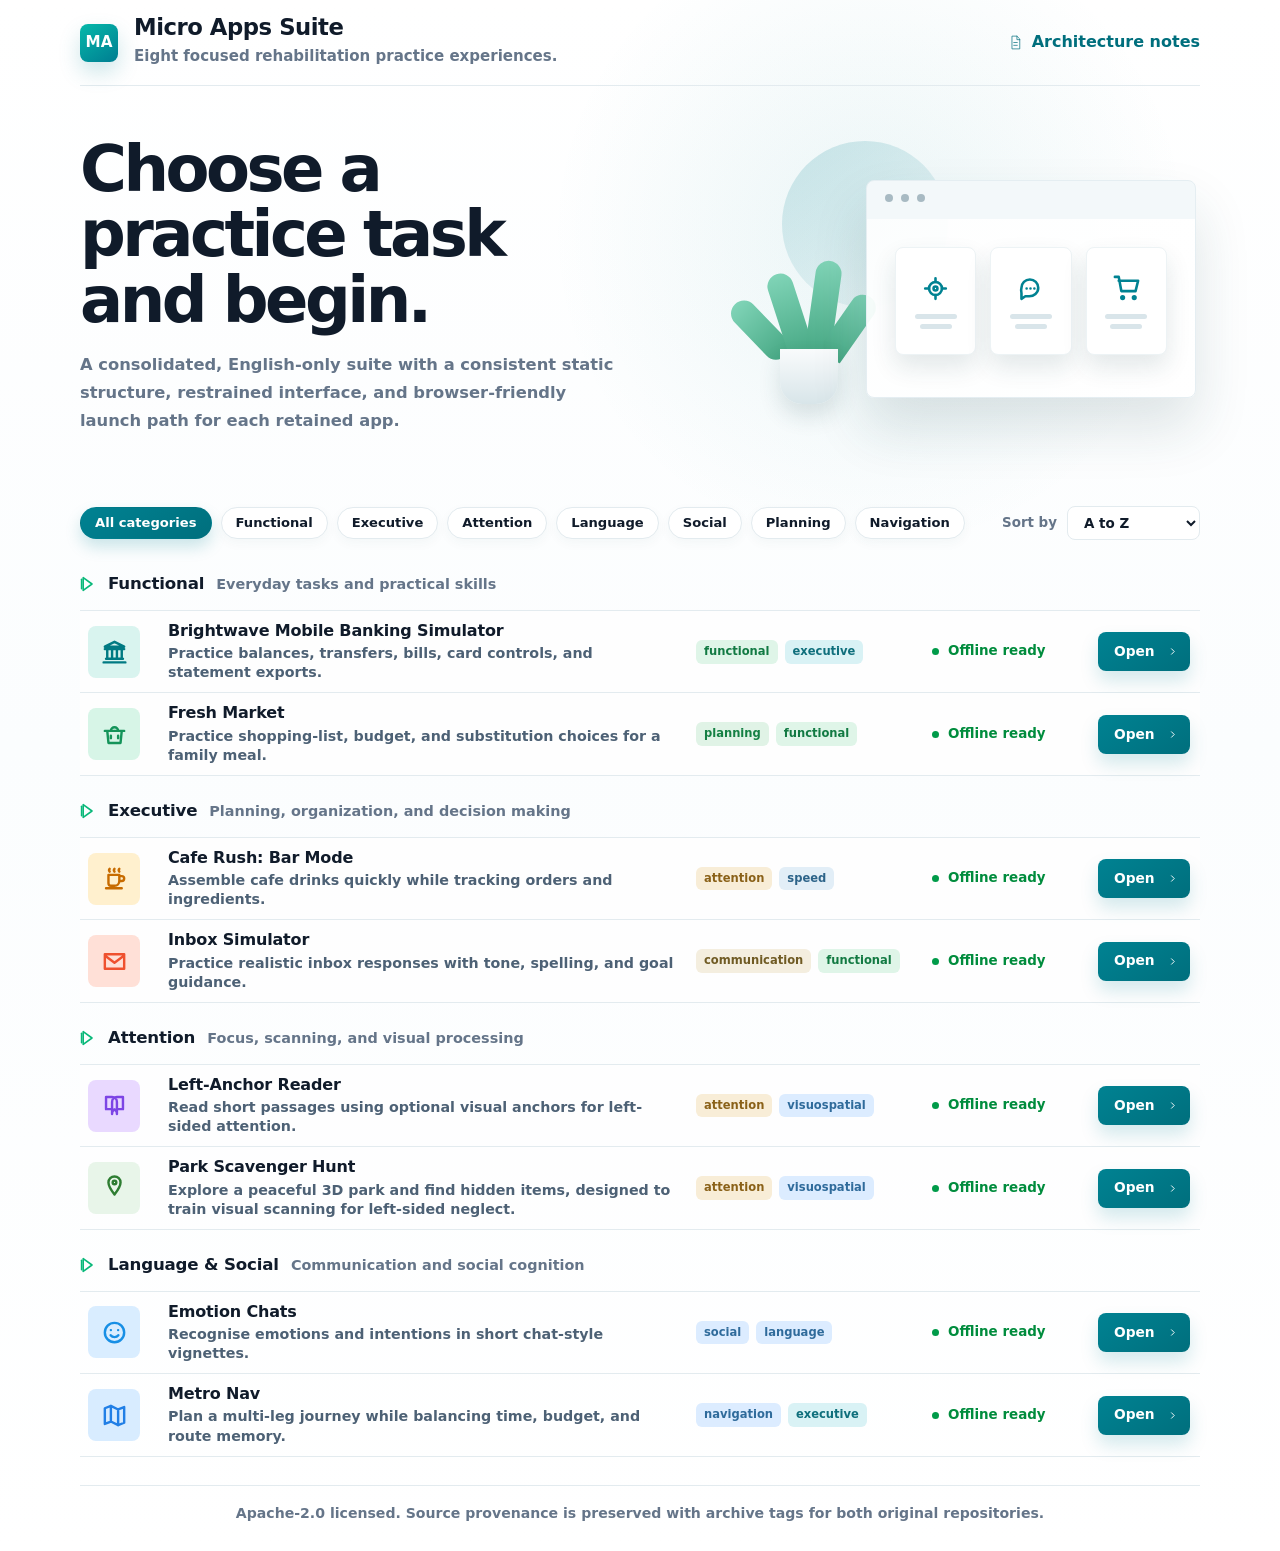
<file: index.html>
<!doctype html>
<html lang="en">
<head>
  <meta charset="utf-8" />
  <meta name="viewport" content="width=device-width, initial-scale=1" />
  <title>Micro Apps Suite</title>
  <meta name="description" content="A focused suite of static practice apps for functional cognitive rehabilitation." />
  <link rel="stylesheet" href="./shared/theme.css" />
  <style>
    :root {
      --home-max: 1120px;
      --home-teal: #008292;
      --home-teal-dark: #006f7d;
      --home-text: #101b2a;
      --home-muted: #657589;
      --home-line: #e3ebef;
      --home-chip: #f8fbfc;
      --home-shadow: 0 16px 44px rgba(24, 49, 59, 0.08);
    }

    body {
      background:
        radial-gradient(circle at 68% 15%, rgba(9, 137, 149, 0.08), transparent 20rem),
        linear-gradient(180deg, #ffffff 0%, #fbfdfe 48%, #ffffff 100%);
      color: var(--home-text);
    }

    .page-shell {
      width: min(var(--home-max), calc(100% - 68px));
      margin: 0 auto;
      padding-bottom: 26px;
    }

    .topbar {
      display: flex;
      align-items: center;
      justify-content: space-between;
      gap: 16px;
      min-height: 86px;
      border-bottom: 1px solid var(--home-line);
    }

    .brand {
      display: flex;
      align-items: center;
      gap: 16px;
      min-width: 0;
    }

    .brand-mark {
      width: 38px;
      height: 38px;
      display: grid;
      place-items: center;
      flex: 0 0 auto;
      border-radius: 8px;
      background: linear-gradient(145deg, #05b9aa, #007d91);
      color: #fff;
      font-size: 0.95rem;
      font-weight: 800;
      box-shadow: 0 10px 22px rgba(0, 130, 146, 0.2);
    }

    .brand h1 {
      margin: 0;
      font-size: 1.42rem;
      line-height: 1.05;
      letter-spacing: -0.02em;
    }

    .brand p {
      margin: 5px 0 0;
      color: var(--home-muted);
      font-size: 0.94rem;
      font-weight: 600;
    }

    .notes-link {
      display: inline-flex;
      align-items: center;
      gap: 8px;
      color: var(--home-teal-dark);
      font-weight: 800;
      text-decoration: none;
      white-space: nowrap;
    }

    .notes-link svg {
      width: 17px;
      height: 17px;
    }

    .hero {
      display: grid;
      grid-template-columns: minmax(0, 1fr) minmax(320px, 470px);
      gap: 56px;
      align-items: center;
      min-height: 420px;
      padding: 34px 0 54px;
    }

    .hero h2 {
      margin: 0 0 18px;
      max-width: 12.6ch;
      font-size: clamp(2.4rem, 5vw, 4rem);
      line-height: 1.02;
      letter-spacing: -0.055em;
    }

    .hero p {
      margin: 0;
      max-width: 48ch;
      color: var(--home-muted);
      font-size: 1.02rem;
      font-weight: 600;
      line-height: 1.72;
    }

    .hero-art {
      position: relative;
      min-height: 300px;
    }

    .halo {
      position: absolute;
      width: 166px;
      height: 166px;
      left: 52px;
      top: 5px;
      border-radius: 50%;
      background: linear-gradient(145deg, rgba(0, 130, 146, 0.18), rgba(0, 130, 146, 0.03));
    }

    .browser-card {
      position: absolute;
      right: 4px;
      top: 44px;
      width: 330px;
      height: 218px;
      border-radius: 8px;
      background: linear-gradient(180deg, #f3f8fa 0 38px, rgba(255, 255, 255, 0.92) 38px);
      box-shadow: 0 30px 55px rgba(26, 68, 78, 0.14);
      border: 1px solid #e5eef2;
    }

    .browser-dots {
      position: absolute;
      left: 18px;
      top: 13px;
      display: flex;
      gap: 8px;
    }

    .browser-dots span {
      width: 8px;
      height: 8px;
      border-radius: 50%;
      background: #a8bac3;
    }

    .mini-cards {
      position: absolute;
      inset: 66px 28px auto 28px;
      display: grid;
      grid-template-columns: repeat(3, 1fr);
      gap: 14px;
    }

    .mini-card {
      display: grid;
      justify-items: center;
      align-content: center;
      gap: 10px;
      height: 108px;
      border-radius: 8px;
      background: #fff;
      box-shadow: 0 12px 24px rgba(26, 68, 78, 0.12);
      border: 1px solid #edf3f5;
      color: var(--home-teal);
    }

    .mini-card svg {
      width: 31px;
      height: 31px;
      stroke-width: 2;
    }

    .mini-card span,
    .mini-card::after {
      content: "";
      display: block;
      width: 42px;
      height: 5px;
      border-radius: 99px;
      background: #d9e5ea;
    }

    .mini-card::after {
      width: 32px;
      margin-top: -5px;
    }

    .plant {
      position: absolute;
      left: 18px;
      bottom: 32px;
      width: 105px;
      height: 150px;
    }

    .pot {
      position: absolute;
      left: 32px;
      bottom: 0;
      width: 58px;
      height: 55px;
      border-radius: 0 0 22px 22px;
      background: linear-gradient(180deg, #f9fbfc, #d8e5e9);
      box-shadow: 0 12px 22px rgba(28, 68, 76, 0.14);
    }

    .leaf {
      position: absolute;
      bottom: 48px;
      left: 50px;
      width: 26px;
      height: 78px;
      border-radius: 28px 28px 2px 28px;
      background: linear-gradient(180deg, #80d4b7, #47a884);
      transform-origin: bottom center;
    }

    .leaf:nth-child(1) { transform: rotate(-44deg); left: 24px; height: 72px; }
    .leaf:nth-child(2) { transform: rotate(-18deg); left: 42px; height: 86px; }
    .leaf:nth-child(3) { transform: rotate(8deg); left: 56px; height: 96px; }
    .leaf:nth-child(4) { transform: rotate(35deg); left: 68px; height: 72px; }

    .catalog-tools {
      display: flex;
      align-items: center;
      justify-content: space-between;
      gap: 16px;
      margin-bottom: 31px;
    }

    .category-tabs {
      display: flex;
      flex-wrap: wrap;
      gap: 9px;
    }

    .category-tab {
      border: 1px solid var(--home-line);
      border-radius: 999px;
      background: #fff;
      color: var(--home-text);
      min-height: 30px;
      padding: 5px 14px;
      font-size: 0.82rem;
      font-weight: 800;
      box-shadow: 0 4px 12px rgba(32, 71, 82, 0.04);
    }

    .category-tab.active {
      background: linear-gradient(145deg, var(--home-teal), var(--home-teal-dark));
      color: #fff;
      border-color: transparent;
      box-shadow: 0 8px 16px rgba(0, 130, 146, 0.2);
    }

    .sort-control {
      display: flex;
      align-items: center;
      gap: 10px;
      flex: 0 0 auto;
      color: var(--home-muted);
      font-size: 0.84rem;
      font-weight: 800;
    }

    .sort-control select {
      min-width: 88px;
      min-height: 34px;
      padding: 6px 30px 6px 12px;
      background: #fff;
      color: var(--home-text);
      border-color: var(--home-line);
      border-radius: 8px;
      font-weight: 800;
    }

    .app-sections {
      display: grid;
      gap: 22px;
    }

    .app-section {
      display: grid;
      gap: 8px;
    }

    .section-heading {
      display: flex;
      align-items: center;
      gap: 12px;
      color: var(--home-muted);
      font-size: 0.9rem;
      font-weight: 700;
      padding: 0 0 5px;
    }

    .section-heading strong {
      color: var(--home-text);
      font-size: 1.04rem;
      letter-spacing: -0.01em;
    }

    .section-mark {
      width: 16px;
      height: 20px;
      color: #08b879;
      flex: 0 0 auto;
    }

    .app-list {
      display: grid;
      border-top: 1px solid var(--home-line);
    }

    .app-row {
      display: grid;
      grid-template-columns: 64px minmax(230px, 1fr) minmax(160px, 220px) 150px 92px;
      align-items: center;
      gap: 16px;
      min-height: 70px;
      padding: 10px 10px 10px 8px;
      border-bottom: 1px solid var(--home-line);
      background: rgba(255, 255, 255, 0.72);
    }

    .app-icon {
      width: 52px;
      height: 52px;
      display: grid;
      place-items: center;
      border-radius: 8px;
      color: var(--icon-color);
      background: var(--icon-bg);
    }

    .app-icon svg {
      width: 29px;
      height: 29px;
      stroke-width: 2;
    }

    .app-copy h3 {
      margin: 0 0 4px;
      color: var(--home-text);
      font-size: 1rem;
      line-height: 1.2;
      letter-spacing: -0.01em;
    }

    .app-copy p {
      margin: 0;
      color: #4d6175;
      font-size: 0.89rem;
      font-weight: 600;
      line-height: 1.35;
    }

    .tags {
      display: flex;
      flex-wrap: wrap;
      gap: 7px;
      justify-content: flex-start;
    }

    .tag {
      display: inline-flex;
      align-items: center;
      min-height: 22px;
      padding: 3px 8px;
      border-radius: 6px;
      background: var(--tag-bg);
      color: var(--tag-color);
      font-size: 0.72rem;
      font-weight: 800;
      text-transform: lowercase;
    }

    .offline {
      display: inline-flex;
      align-items: center;
      gap: 9px;
      color: #008c3d;
      font-size: 0.84rem;
      font-weight: 800;
      white-space: nowrap;
    }

    .offline::before {
      content: "";
      width: 7px;
      height: 7px;
      border-radius: 50%;
      background: #009b49;
    }

    .open-link {
      display: inline-flex;
      align-items: center;
      justify-content: center;
      gap: 13px;
      min-height: 39px;
      padding: 8px 13px 8px 16px;
      border-radius: 8px;
      background: linear-gradient(145deg, var(--home-teal), var(--home-teal-dark));
      color: #fff;
      font-size: 0.86rem;
      font-weight: 800;
      text-decoration: none;
      box-shadow: 0 10px 18px rgba(0, 130, 146, 0.17);
    }

    .open-link svg {
      width: 17px;
      height: 17px;
      stroke-width: 2.4;
    }

    .empty {
      display: none;
      padding: 18px 0;
      border-top: 1px solid var(--home-line);
      color: var(--home-muted);
      font-weight: 700;
    }

    .site-footer {
      margin-top: 28px;
      padding: 17px 0 0;
      color: var(--home-muted);
      border-top: 1px solid var(--home-line);
      text-align: center;
      font-size: 0.88rem;
      font-weight: 600;
    }

    @media (max-width: 920px) {
      .page-shell {
        width: min(100% - 34px, var(--home-max));
      }

      .hero {
        grid-template-columns: 1fr;
        gap: 16px;
        min-height: auto;
        padding-bottom: 32px;
      }

      .hero-art {
        min-height: 250px;
        max-width: 470px;
      }

      .catalog-tools {
        align-items: flex-start;
        flex-direction: column;
      }

      .app-row {
        grid-template-columns: 56px minmax(0, 1fr);
        gap: 12px;
        padding: 12px 0;
      }

      .tags,
      .offline,
      .open-link {
        grid-column: 2;
      }

      .open-link {
        width: max-content;
      }
    }

    @media (max-width: 560px) {
      .page-shell {
        width: min(100% - 22px, var(--home-max));
      }

      .topbar {
        align-items: flex-start;
        flex-direction: column;
        padding: 18px 0;
      }

      .hero h2 {
        font-size: 2.55rem;
      }

      .browser-card {
        right: 0;
        width: min(310px, 88vw);
      }
    }
  </style>
</head>
<body>
  <div class="page-shell">
    <header class="topbar">
      <div class="brand">
        <div class="brand-mark" aria-hidden="true">MA</div>
        <div>
          <h1>Micro Apps Suite</h1>
          <p>Eight focused rehabilitation practice experiences.</p>
        </div>
      </div>
      <a class="notes-link" href="./docs/ARCHITECTURE.md">
        <svg viewBox="0 0 24 24" fill="none" aria-hidden="true">
          <path d="M7 3h7l4 4v14H7z" stroke="currentColor" stroke-linejoin="round"/>
          <path d="M14 3v5h4M9.5 12h5M9.5 16h5" stroke="currentColor" stroke-linecap="round"/>
        </svg>
        Architecture notes
      </a>
    </header>

    <main>
      <section class="hero" aria-labelledby="intro-title">
        <div class="hero-copy">
          <h2 id="intro-title">Choose a practice task and begin.</h2>
          <p>
            A consolidated, English-only suite with a consistent static structure,
            restrained interface, and browser-friendly launch path for each retained app.
          </p>
        </div>
        <div class="hero-art" aria-hidden="true">
          <div class="halo"></div>
          <div class="plant">
            <div class="leaf"></div>
            <div class="leaf"></div>
            <div class="leaf"></div>
            <div class="leaf"></div>
            <div class="pot"></div>
          </div>
          <div class="browser-card">
            <div class="browser-dots"><span></span><span></span><span></span></div>
            <div class="mini-cards">
              <div class="mini-card">
                <svg viewBox="0 0 24 24" fill="none"><path d="M12 4v3M12 17v3M4 12h3M17 12h3" stroke="currentColor" stroke-linecap="round"/><circle cx="12" cy="12" r="5" stroke="currentColor"/><circle cx="12" cy="12" r="1.5" stroke="currentColor"/></svg>
                <span></span>
              </div>
              <div class="mini-card">
                <svg viewBox="0 0 24 24" fill="none"><path d="M5 11.5a6.5 6.5 0 0 1 13 0c0 4-3.4 6.5-7 6.5H8l-3 2v-4.5a6.7 6.7 0 0 1 0-4z" stroke="currentColor" stroke-linejoin="round"/><path d="M9 12h.01M12 12h.01M15 12h.01" stroke="currentColor" stroke-linecap="round"/></svg>
                <span></span>
              </div>
              <div class="mini-card">
                <svg viewBox="0 0 24 24" fill="none"><path d="M6 6h15l-2 8H8L6 3H3" stroke="currentColor" stroke-linecap="round" stroke-linejoin="round"/><circle cx="9" cy="19" r="1" stroke="currentColor"/><circle cx="18" cy="19" r="1" stroke="currentColor"/></svg>
                <span></span>
              </div>
            </div>
          </div>
        </div>
      </section>

      <section aria-label="App catalogue">
        <div class="catalog-tools">
          <div id="category-tabs" class="category-tabs" role="listbox" aria-label="Filter by category"></div>
          <label class="sort-control">
            Sort by
            <select id="sort">
              <option value="alpha">A to Z</option>
              <option value="group">Category</option>
            </select>
          </label>
        </div>

        <div id="app-sections" class="app-sections"></div>
        <p id="empty" class="empty">No apps match this category.</p>
      </section>
    </main>

    <footer class="site-footer">
      Apache-2.0 licensed. Source provenance is preserved with archive tags for both original repositories.
    </footer>
  </div>

  <script type="module">
    const sectionsEl = document.getElementById('app-sections');
    const emptyEl = document.getElementById('empty');
    const tabsEl = document.getElementById('category-tabs');
    const sortEl = document.getElementById('sort');

    let apps = [];
    let selectedCategory = 'all';

    const categories = [
      { value: 'all', label: 'All categories' },
      { value: 'functional', label: 'Functional' },
      { value: 'executive', label: 'Executive' },
      { value: 'attention', label: 'Attention' },
      { value: 'language', label: 'Language' },
      { value: 'social', label: 'Social' },
      { value: 'planning', label: 'Planning' },
      { value: 'navigation', label: 'Navigation' },
    ];

    const groups = [
      {
        id: 'functional',
        title: 'Functional',
        description: 'Everyday tasks and practical skills',
        slugs: ['brightwave-mobile-banking', 'fresh-market'],
      },
      {
        id: 'executive',
        title: 'Executive',
        description: 'Planning, organization, and decision making',
        slugs: ['cafe-rush', 'inbox-simulator'],
      },
      {
        id: 'attention',
        title: 'Attention',
        description: 'Focus, scanning, and visual processing',
        slugs: ['left-anchor-reader', 'park-scavenger-hunt'],
      },
      {
        id: 'language-social',
        title: 'Language & Social',
        description: 'Communication and social cognition',
        slugs: ['emotion-chats', 'metro-nav'],
      },
    ];

    const iconData = {
      'park-scavenger-hunt': {
        bg: '#e8f5e9',
        color: '#2e7d32',
        svg: '<path d="M12 2a5 5 0 0 1 5 5c0 3.5-5 10-5 10s-5-6.5-5-10a5 5 0 0 1 5-5z" stroke="currentColor" stroke-linecap="round" stroke-linejoin="round"/><circle cx="12" cy="7" r="1.5" stroke="currentColor"/>',
      },
      'brightwave-mobile-banking': {
        bg: '#d9f4ef',
        color: '#007a83',
        svg: '<path d="M4 10h16M6 10v8M10 10v8M14 10v8M18 10v8M5 18h14M3 21h18M12 4l8 4H4z" stroke="currentColor" stroke-linecap="round" stroke-linejoin="round"/>',
      },
      'fresh-market': {
        bg: '#d7f5e7',
        color: '#14945a',
        svg: '<path d="M6 9h12l-1 10H7zM9 9a3 3 0 0 1 6 0M4 9h16M9 13v2M15 13v2" stroke="currentColor" stroke-linecap="round" stroke-linejoin="round"/>',
      },
      'cafe-rush': {
        bg: '#fff0ce',
        color: '#c76b00',
        svg: '<path d="M7 9h9v5a4 4 0 0 1-4 4H9a2 2 0 0 1-2-2zM16 10h2a2 2 0 0 1 0 4h-2M8 4c-.7.8-.7 1.5 0 2.3M12 4c-.7.8-.7 1.5 0 2.3M16 4c-.7.8-.7 1.5 0 2.3M5 20h13" stroke="currentColor" stroke-linecap="round" stroke-linejoin="round"/>',
      },
      'inbox-simulator': {
        bg: '#ffe0d7',
        color: '#ef512f',
        svg: '<path d="M4 6h16v12H4zM4 7l8 6 8-6" stroke="currentColor" stroke-linecap="round" stroke-linejoin="round"/>',
      },
      'left-anchor-reader': {
        bg: '#e9d9ff',
        color: '#7d45e5',
        svg: '<path d="M5 5h5a4 4 0 0 1 4 4v10a4 4 0 0 0-4-4H5zM19 5h-5a4 4 0 0 0-4 4v10a4 4 0 0 1 4-4h5z" stroke="currentColor" stroke-linecap="round" stroke-linejoin="round"/>',
      },
      'emotion-chats': {
        bg: '#d9edff',
        color: '#178fe5',
        svg: '<circle cx="12" cy="12" r="8" stroke="currentColor"/><path d="M9 10h.01M15 10h.01M8.8 14.2a4 4 0 0 0 6.4 0" stroke="currentColor" stroke-linecap="round"/>',
      },
      'metro-nav': {
        bg: '#d8ecff',
        color: '#217fe6',
        svg: '<path d="M4 6l5-2 6 3 5-2v13l-5 2-6-3-5 2zM9 4v13M15 7v13" stroke="currentColor" stroke-linecap="round" stroke-linejoin="round"/>',
      },
    };

    const tagColors = {
      functional: ['#dff5e8', '#127a43'],
      executive: ['#d9f2f5', '#0f6f7c'],
      planning: ['#e0f3e6', '#158044'],
      attention: ['#f8edd7', '#8a6118'],
      speed: ['#e2eef7', '#2c6389'],
      communication: ['#f4eedf', '#705b24'],
      memory: ['#dcecff', '#2f6b9b'],
      visuospatial: ['#dcecff', '#2f6b9b'],
      social: ['#dcecff', '#2f6b9b'],
      language: ['#dcecff', '#2f6b9b'],
      navigation: ['#dcecff', '#2f6b9b'],
    };

    const sorters = {
      alpha: (a, b) => a.title.localeCompare(b.title),
      group: (a, b) => groupIndex(a.slug) - groupIndex(b.slug) || a.title.localeCompare(b.title),
    };

    function groupIndex(slug) {
      const index = groups.findIndex((group) => group.slugs.includes(slug));
      return index === -1 ? 999 : index;
    }

    function hydrateTabs() {
      tabsEl.replaceChildren(...categories.map((category) => {
        const button = document.createElement('button');
        button.type = 'button';
        button.className = 'category-tab';
        button.textContent = category.label;
        button.dataset.category = category.value;
        button.setAttribute('role', 'option');
        button.addEventListener('click', () => {
          selectedCategory = category.value;
          render();
        });
        return button;
      }));
    }

    function appMatchesCategory(app) {
      if (selectedCategory === 'all') return true;
      return app.tags?.includes(selectedCategory);
    }

    function render() {
      tabsEl.querySelectorAll('.category-tab').forEach((tab) => {
        const active = tab.dataset.category === selectedCategory;
        tab.classList.toggle('active', active);
        tab.setAttribute('aria-selected', String(active));
      });

      const sortedApps = [...apps].sort(sorters[sortEl.value] || sorters.alpha);
      const bySlug = new Map(sortedApps.map((app) => [app.slug, app]));
      const visibleGroups = groups
        .map((group) => ({
          ...group,
          apps: group.slugs.map((slug) => bySlug.get(slug)).filter(Boolean).filter(appMatchesCategory),
        }))
        .filter((group) => group.apps.length);

      sectionsEl.replaceChildren(...visibleGroups.map(createSection));
      emptyEl.style.display = visibleGroups.length ? 'none' : 'block';
    }

    function createSection(group) {
      const section = document.createElement('section');
      section.className = 'app-section';
      section.innerHTML = `
        <div class="section-heading">
          <svg class="section-mark" viewBox="0 0 20 24" fill="none" aria-hidden="true">
            <path d="M4 4v16l11-8z" stroke="currentColor" stroke-width="2" stroke-linejoin="round"/>
            <path d="M2 6v12" stroke="currentColor" stroke-width="2" stroke-linecap="round"/>
          </svg>
          <strong>${group.title}</strong>
          <span>${group.description}</span>
        </div>
      `;
      const list = document.createElement('div');
      list.className = 'app-list';
      list.append(...group.apps.map(createRow));
      section.appendChild(list);
      return section;
    }

    function createRow(app) {
      const row = document.createElement('article');
      row.className = 'app-row';
      const icon = iconData[app.slug] || iconData['emotion-chats'];
      const tags = (app.tags || []).map((tag) => {
        const [bg, color] = tagColors[tag] || ['#eaf1f4', '#4d6175'];
        return `<span class="tag" style="--tag-bg:${bg}; --tag-color:${color};">${tag}</span>`;
      }).join('');

      row.innerHTML = `
        <div class="app-icon" style="--icon-bg:${icon.bg}; --icon-color:${icon.color};">
          <svg viewBox="0 0 24 24" fill="none" aria-hidden="true">${icon.svg}</svg>
        </div>
        <div class="app-copy">
          <h3>${app.title}</h3>
          <p>${app.description}</p>
        </div>
        <div class="tags">${tags}</div>
        <span class="offline">${app.offlineCapable ? 'Offline ready' : 'Online only'}</span>
        <a class="open-link" href="${app.entryPath}">
          Open
          <svg viewBox="0 0 24 24" fill="none" aria-hidden="true"><path d="M9 5l7 7-7 7" stroke="currentColor" stroke-linecap="round" stroke-linejoin="round"/></svg>
        </a>
      `;
      return row;
    }

    async function init() {
      const response = await fetch('./apps/apps.json');
      apps = await response.json();
      hydrateTabs();
      render();
    }

    sortEl.addEventListener('change', render);
    init().catch(() => {
      emptyEl.textContent = 'The app manifest could not be loaded.';
      emptyEl.style.display = 'block';
    });
  </script>
</body>
</html>
</file>
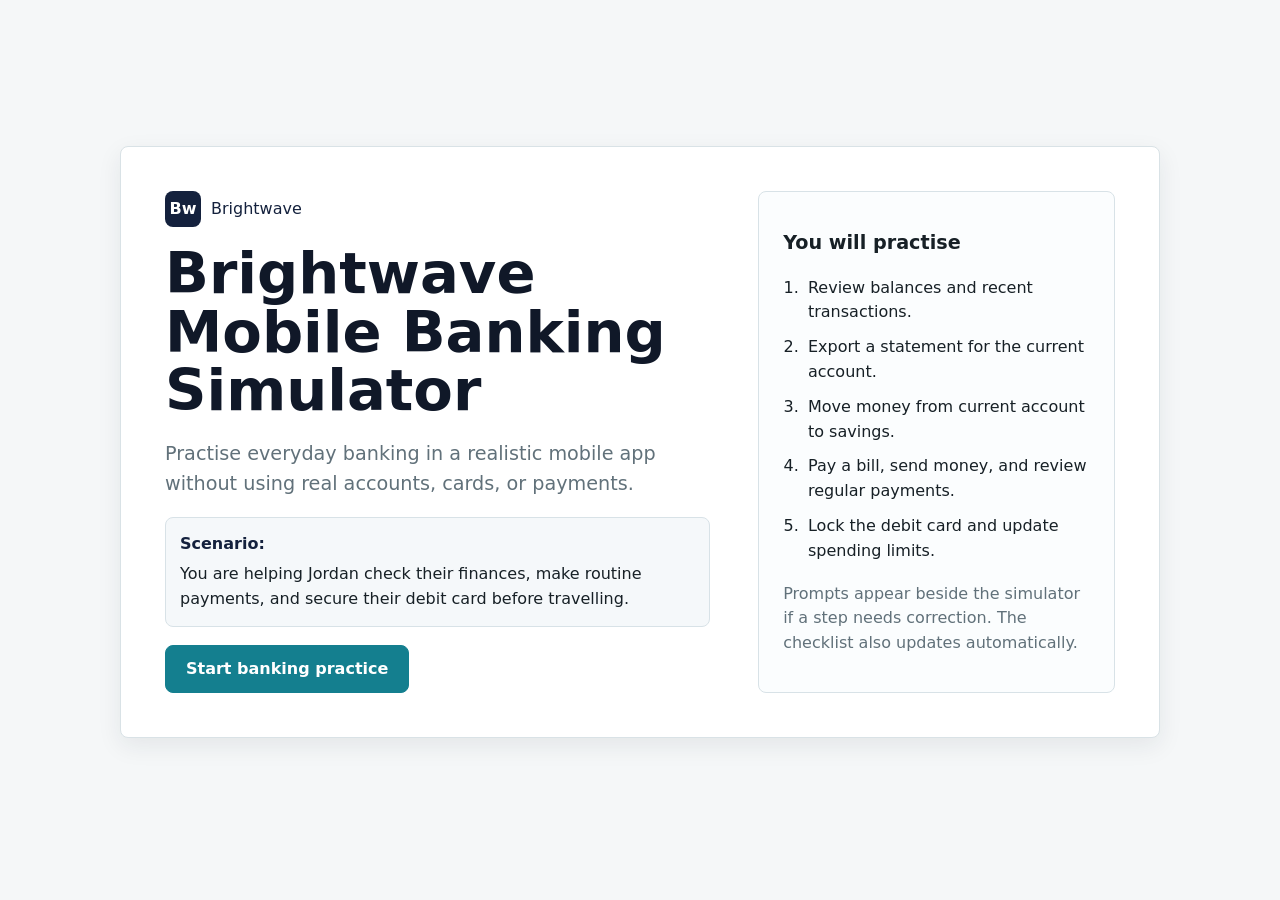
<file: apps/brightwave-mobile-banking/index.html>
<!doctype html>
<html lang="en">
<head>
  <meta charset="utf-8" />
  <meta name="viewport" content="width=device-width, initial-scale=1" />
  <title>Brightwave Mobile Banking Simulator | Micro Apps Suite</title>
  <link rel="stylesheet" href="../../shared/theme.css" />
  <link rel="stylesheet" href="./app.css" />
  <script defer src="./app.js"></script>
</head>
<body>
  <main id="app-root" class="suite-app">
    <section id="introScreen" class="bank-stage intro-screen" aria-labelledby="introTitle">
      <div class="intro-panel">
        <div class="intro-copy">
          <div class="brand-lockup" aria-hidden="true">
            <span class="brand-mark">Bw</span>
            <span>Brightwave</span>
          </div>
          <h1 id="introTitle" data-i18n="instructions.title"></h1>
          <p class="intro-lead" data-i18n="instructions.lead"></p>
          <div class="scenario-note">
            <strong data-i18n="instructions.scenarioTitle"></strong>
            <span data-i18n="instructions.scenarioBody"></span>
          </div>
          <button id="startPracticeBtn" class="button primary start-button" type="button" data-i18n="instructions.start"></button>
        </div>

        <div class="intro-task-panel" aria-label="Practice overview">
          <h2 data-i18n="instructions.tasksTitle"></h2>
          <ol class="intro-task-list">
            <li data-i18n="instructions.tasks.review"></li>
            <li data-i18n="instructions.tasks.statement"></li>
            <li data-i18n="instructions.tasks.transfer"></li>
            <li data-i18n="instructions.tasks.payments"></li>
            <li data-i18n="instructions.tasks.cards"></li>
          </ol>
          <p data-i18n="instructions.support"></p>
        </div>
      </div>
    </section>

    <section id="practiceScreen" class="bank-stage practice-screen hidden" aria-label="Brightwave practice workspace">
        <div class="control-bar" data-i18n="toolbar.controlBarAria" data-i18n-attr="aria-label">
          <div class="workspace-title">
            <strong data-i18n="toolbar.workspaceTitle"></strong>
            <span data-i18n="toolbar.workspaceHint"></span>
          </div>
          <div class="view-toggle" role="group" data-i18n="toolbar.viewToggleAria" data-i18n-attr="aria-label">
            <button type="button" class="active" data-view="phone" aria-pressed="true" data-i18n="toolbar.phone"></button>
            <button type="button" data-view="tablet" aria-pressed="false" data-i18n="toolbar.tablet"></button>
          </div>
          <div class="quick-status" id="availabilityStatus" aria-live="polite"></div>
          <button id="backToInstructionsBtn" class="button secondary" type="button" data-i18n="toolbar.instructions"></button>
        </div>
    
        <div class="layout">
          <section class="device-shell phone" id="deviceShell">
            <div class="device-notch" aria-hidden="true"></div>
            <div class="app-surface" role="application" data-i18n="screen.appAria" data-i18n-attr="aria-label">
              <div class="status-bar">
                <span id="statusTime">09:42</span>
                <div class="signals" aria-hidden="true">
                  <span class="active"></span><span class="active"></span><span class="active"></span><span></span><span></span>
                </div>
              </div>
    
              <header class="app-header">
                <h1><span class="brand-mark">Bw</span><span class="brand-name" data-i18n="header.brand"></span></h1>
                <div class="header-status">
                  <span class="secure-chip" data-i18n="header.secure"></span>
                  <span id="cardStatusLabel" data-i18n="status.cardUnlocked"></span>
                </div>
              </header>

              <section class="bank-overview" aria-label="Account overview">
                <div>
                  <span data-i18n="header.greeting"></span>
                  <strong id="availableBalanceLabel"></strong>
                </div>
                <div class="overview-meta">
                  <span data-i18n="header.available"></span>
                  <span data-i18n="header.protected"></span>
                </div>
              </section>
    
              <nav class="tab-nav" data-i18n="navigation.aria" data-i18n-attr="aria-label">
                <button type="button" class="active" data-tab="accounts" aria-pressed="true">
                  <span data-i18n="navigation.accounts.label"></span>
                  <span data-i18n="navigation.accounts.hint"></span>
                </button>
                <button type="button" data-tab="payments" aria-pressed="false">
                  <span data-i18n="navigation.payments.label"></span>
                  <span data-i18n="navigation.payments.hint"></span>
                </button>
                <button type="button" data-tab="security" aria-pressed="false">
                  <span data-i18n="navigation.security.label"></span>
                  <span data-i18n="navigation.security.hint"></span>
                </button>
              </nav>
    
              <div class="app-body">
                <section class="tab-panel active" id="tab-accounts" data-i18n="panels.accounts" data-i18n-attr="aria-label">
                  <div class="panel-heading">
                    <div>
                      <h2 data-i18n="accounts.overviewTitle"></h2>
                      <p data-i18n="accounts.overviewHelper"></p>
                    </div>
                    <span data-i18n="accounts.badge"></span>
                  </div>
                  <div class="cards-grid cols-2" id="accountsGrid" aria-live="polite"></div>
    
                  <div class="transactions-panel">
                    <div class="filter-bar">
                      <label for="accountFilter" style="font-weight:600;" data-i18n="accounts.filterLabel"></label>
                      <select id="accountFilter"></select>
                      <button class="button" id="refreshBtn" type="button" data-i18n="accounts.refresh"></button>
                      <div style="margin-left:auto; font-size:0.9rem; color:var(--muted);" data-i18n="accounts.pendingHint"></div>
                    </div>
    
                    <div class="transaction-list" id="transactionList"></div>
                    <div class="spending-summary" id="spendingSummary" aria-live="polite"></div>
                    <div class="export-actions">
                      <button class="button" type="button" id="exportCsvBtn" data-i18n="accounts.exportCsv"></button>
                      <button class="button" type="button" id="exportPdfBtn" data-i18n="accounts.exportPdf"></button>
                    </div>
                  </div>
                </section>
    
                <section class="tab-panel" id="tab-payments" data-i18n="panels.payments" data-i18n-attr="aria-label">
                  <div class="panel-heading">
                    <div>
                      <h2 data-i18n="payments.title"></h2>
                      <p data-i18n="payments.helper"></p>
                    </div>
                  </div>
                  <div class="cards-grid cols-2">
                    <form class="form-card" id="transferForm">
                      <h3 data-i18n="forms.transfer.title"></h3>
                      <label for="transferFrom" data-i18n="forms.transfer.from"></label>
                      <select id="transferFrom" required></select>
                      <label for="transferTo" data-i18n="forms.transfer.to"></label>
                      <select id="transferTo" required></select>
                      <label for="transferAmount" data-i18n="forms.transfer.amount"></label>
                      <input id="transferAmount" type="number" min="1" step="0.01" required />
                      <button type="submit" class="button primary" data-i18n="forms.transfer.submit"></button>
                    </form>
    
                    <form class="form-card" id="billForm">
                      <h3 data-i18n="forms.bill.title"></h3>
                      <label for="billAccount" data-i18n="forms.bill.payFrom"></label>
                      <select id="billAccount" required></select>
                      <label for="billPayee" data-i18n="forms.bill.payee"></label>
                      <select id="billPayee" required></select>
                      <label for="billAmount" data-i18n="forms.bill.amount"></label>
                      <input id="billAmount" type="number" min="1" step="0.01" required />
                      <label for="billFrequency" data-i18n="forms.bill.frequencyLabel"></label>
                      <select id="billFrequency" required></select>
                      <button type="submit" class="button primary" data-i18n="forms.bill.submit"></button>
                    </form>
    
                    <form class="form-card" id="sendMoneyForm">
                      <h3 data-i18n="forms.send.title"></h3>
                      <label for="sendFrom" data-i18n="forms.send.from"></label>
                      <select id="sendFrom" required></select>
                      <label for="sendRecipient" data-i18n="forms.send.recipient"></label>
                      <input id="sendRecipient" type="text" required data-i18n="forms.send.recipientPlaceholder" data-i18n-attr="placeholder" />
                      <label for="sendAmount" data-i18n="forms.send.amount"></label>
                      <input id="sendAmount" type="number" min="1" step="0.01" required />
                      <label for="sendMethod" data-i18n="forms.send.method"></label>
                      <select id="sendMethod" required></select>
                      <label for="sendReference" data-i18n="forms.send.reference"></label>
                      <input id="sendReference" type="text" data-i18n="forms.send.referencePlaceholder" data-i18n-attr="placeholder" />
                      <button type="submit" class="button primary" data-i18n="forms.send.submit"></button>
                    </form>
    
                    <form class="form-card" id="newDebitForm">
                      <h3 data-i18n="forms.debit.title"></h3>
                      <label for="debitType" data-i18n="forms.debit.type"></label>
                      <select id="debitType" required>
                        <option value="directDebit" data-i18n="forms.debit.typeDirectDebit"></option>
                        <option value="standingOrder" data-i18n="forms.debit.typeStandingOrder"></option>
                      </select>
                      <label for="debitName" data-i18n="forms.debit.name"></label>
                      <input id="debitName" type="text" required data-i18n="forms.debit.namePlaceholder" data-i18n-attr="placeholder" />
                      <label for="debitAmount" data-i18n="forms.debit.amount"></label>
                      <input id="debitAmount" type="number" min="1" step="0.01" required />
                      <label for="debitSchedule" data-i18n="forms.debit.schedule"></label>
                      <input id="debitSchedule" type="text" required data-i18n="forms.debit.schedulePlaceholder" data-i18n-attr="placeholder" />
                      <button type="submit" class="button primary" data-i18n="forms.debit.submit"></button>
                    </form>
                  </div>
    
                  <div class="cards-grid cols-2" style="margin-top:12px;">
                    <div class="list-card" id="directDebitList">
                      <h3 data-i18n="mandates.directDebits.title"></h3>
                      <div id="directDebitItems"></div>
                    </div>
                    <div class="list-card" id="standingOrderList">
                      <h3 data-i18n="mandates.standingOrders.title"></h3>
                      <div id="standingOrderItems"></div>
                    </div>
                  </div>
                </section>
    
                <section class="tab-panel" id="tab-security" data-i18n="panels.security" data-i18n-attr="aria-label">
                  <div class="panel-heading">
                    <div>
                      <h2 data-i18n="security.title"></h2>
                      <p data-i18n="security.helper"></p>
                    </div>
                  </div>
                  <div class="cards-grid cols-2">
                    <div class="card-preview" aria-live="polite">
                      <div class="line"><span data-i18n="card.preview.name"></span><span id="cardLockBadge" data-i18n="card.preview.badgeActive"></span></div>
                      <div class="digits">4934 •••• •••• <span id="cardDigits">5126</span></div>
                      <div class="line"><span data-i18n="card.preview.holder"></span><span>Jordan Rivers</span></div>
                      <div class="line"><span data-i18n="card.preview.expires"></span><span>07/28</span></div>
                    </div>
    
                    <div class="form-card" id="cardControls">
                      <h3 data-i18n="card.controls.title"></h3>
                      <button type="button" class="button" id="lockCardBtn" data-i18n="card.controls.lock"></button>
                      <button type="button" class="button" id="unlockCardBtn" disabled data-i18n="card.controls.unlock"></button>
                    </div>
    
                    <form class="form-card" id="limitForm">
                      <h3 data-i18n="limits.title"></h3>
                      <p class="helper" style="margin:0;" data-i18n="limits.helper"></p>
                      <div class="limit-summary" id="limitSummary" aria-live="polite"></div>
                      <label for="limitDaily" data-i18n="limits.daily"></label>
                      <input id="limitDaily" type="number" min="100" max="5000" step="50" required />
                      <label for="limitContactless" data-i18n="limits.contactless"></label>
                      <input id="limitContactless" type="number" min="10" max="500" step="5" required />
                      <button type="submit" class="button primary" data-i18n="limits.submit"></button>
                    </form>
    
                    <form class="form-card" id="pinForm">
                      <h3 data-i18n="pin.title"></h3>
                      <label for="pinNew" data-i18n="pin.new"></label>
                      <input id="pinNew" type="password" inputmode="numeric" pattern="\d{4}" maxlength="4" required />
                      <label for="pinConfirm" data-i18n="pin.confirm"></label>
                      <input id="pinConfirm" type="password" inputmode="numeric" pattern="\d{4}" maxlength="4" required />
                      <button type="submit" class="button primary" data-i18n="pin.submit"></button>
                    </form>
    
                    <form class="form-card" id="cardRequestForm">
                      <h3 data-i18n="card.request.title"></h3>
                      <label for="cardReason" data-i18n="card.request.reason"></label>
                      <select id="cardReason" required></select>
                      <label for="deliveryNotes" data-i18n="card.request.delivery"></label>
                      <textarea id="deliveryNotes" rows="3" data-i18n="card.request.deliveryPlaceholder" data-i18n-attr="placeholder"></textarea>
                      <button type="submit" class="button primary" data-i18n="card.request.submit"></button>
                    </form>
                  </div>
                </section>
              </div>
            </div>
          </section>
    
          <aside data-i18n="sidebar.aria" data-i18n-attr="aria-label" style="display:flex;flex-direction:column;gap:12px;">
            <section class="task-card" data-i18n="tasks.aria" data-i18n-attr="aria-label">
              <h2 data-i18n="tasks.title"></h2>
              <p class="helper" style="margin:0;" data-i18n="tasks.helper"></p>
              <div class="task-progress" id="taskProgress" aria-live="polite"></div>
              <div class="task-meter" aria-hidden="true"><span id="taskMeterFill"></span></div>
              <ul class="task-list" id="practiceTasksList"></ul>
              <button type="button" class="button secondary" id="resetTasksBtn" data-i18n="tasks.reset"></button>
            </section>
            <div class="prompt-area" id="promptArea" role="status" aria-live="assertive"></div>
            <section id="sessionNotes" class="card">
              <h2 data-i18n="session.title"></h2>
              <ul id="sessionTimeline" aria-live="polite"></ul>
              <div class="tracker-actions">
                <button class="button" type="button" id="exportSessionCsvBtn" data-i18n="session.download"></button>
                <button class="button secondary" type="button" id="clearTimelineBtn" data-i18n="session.clear"></button>
              </div>
            </section>
          </aside>
        </div>
    
        <section id="clinician-notes">
          <h2 style="margin-top:0;" data-i18n="clinician.title"></h2>
          <p class="helper" style="margin:.25rem 0 0;" data-i18n="clinician.helper"></p>
          <textarea id="clinician-comment" data-i18n="clinician.placeholder" data-i18n-attr="placeholder"></textarea>
        </section>
    </section>
  </main>
</body>
</html>
</file>
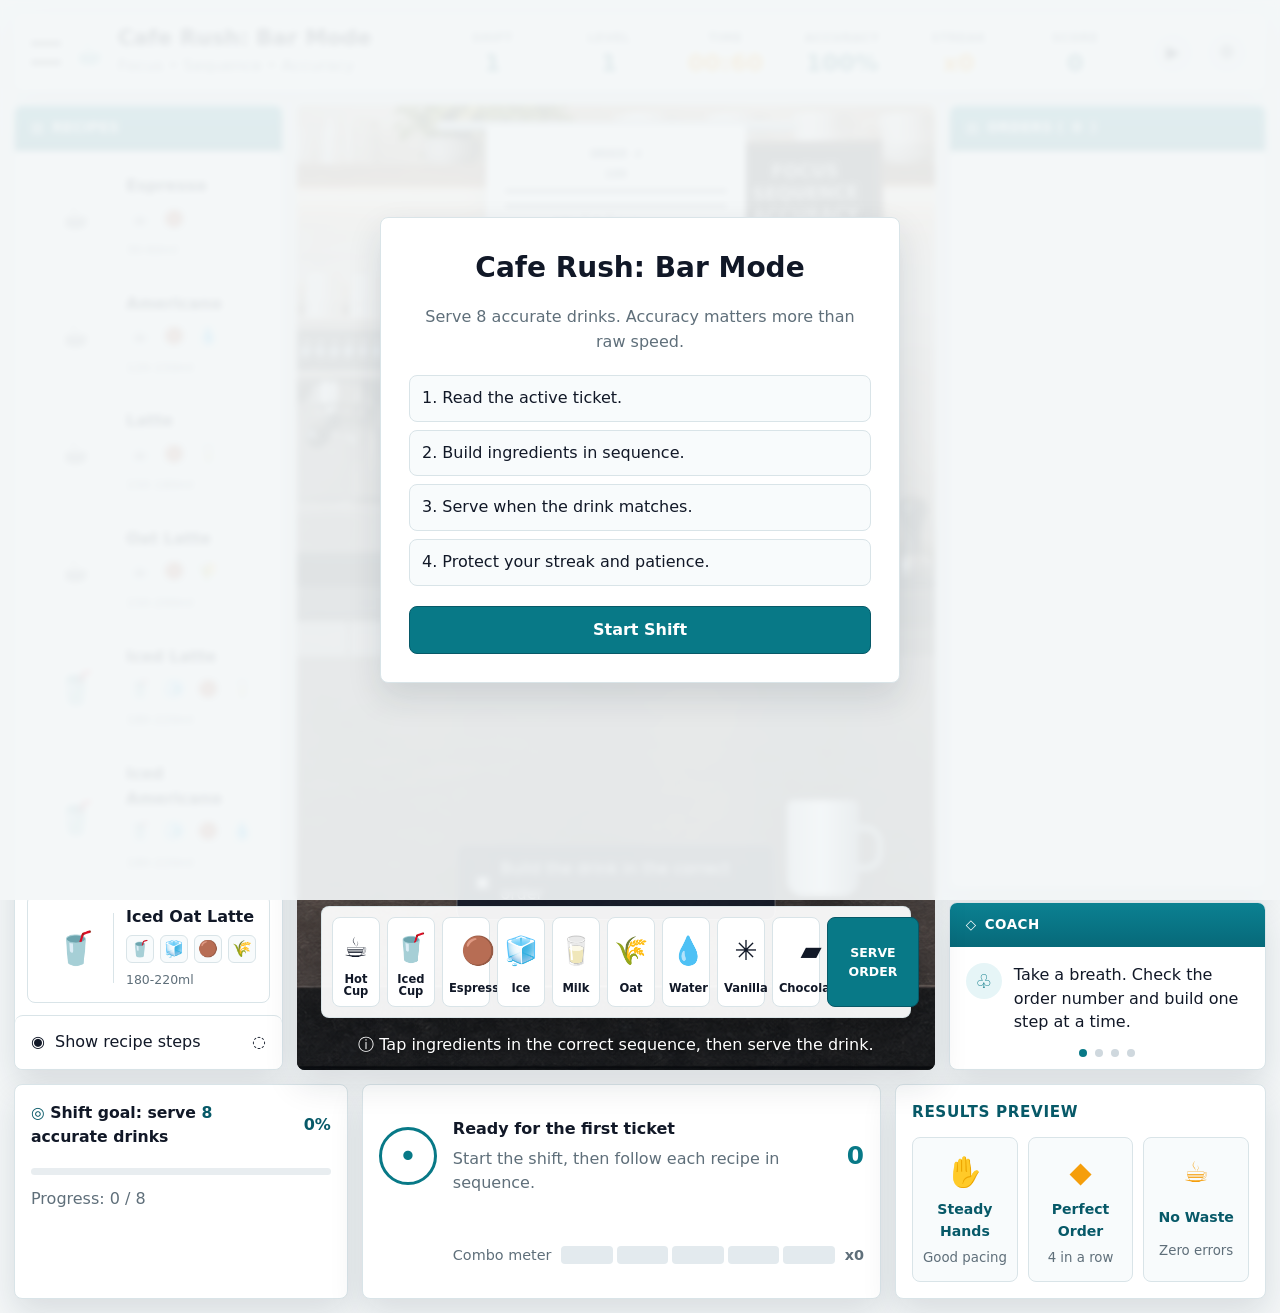
<file: apps/cafe-rush/index.html>
<!doctype html>
<html lang="en">
<head>
  <meta charset="utf-8" />
  <meta name="viewport" content="width=device-width, initial-scale=1" />
  <title>Café Rush — Bar Mode</title>
  <meta name="description" content="Clinical arcade barista training: read tickets, sequence ingredients, and serve accurately." />
  <link rel="stylesheet" href="../../shared/theme.css" />
  <link rel="stylesheet" href="./app.css" />
  <script defer src="./app.js"></script>
</head>
<body>
  <main id="app-root" class="app-frame cafe-rush">
    <header class="game-topbar" aria-label="Cafe Rush game status">
      <div class="brand-lockup">
        <span class="menu-glyph" aria-hidden="true"></span>
        <span class="brand-cup" aria-hidden="true">☕</span>
        <div>
          <h1>Cafe Rush: Bar Mode</h1>
          <p>Focus • Sequence • Accuracy</p>
        </div>
      </div>
      <div class="hud-grid" aria-label="Shift metrics">
        <div class="hud-item"><span>Shift</span><strong id="shift-num">1</strong></div>
        <div class="hud-item"><span>Level</span><strong id="level">1</strong></div>
        <div class="hud-item time"><span>Time</span><strong id="timer">60</strong></div>
        <div class="hud-item"><span>Accuracy</span><strong id="accuracy">100%</strong></div>
        <div class="hud-item streak"><span>Streak</span><strong id="streak">x0</strong></div>
        <div class="hud-item"><span>Score</span><strong id="score">0</strong></div>
      </div>
      <div class="top-actions" aria-label="Game controls">
        <button id="pause-btn" class="icon-button" type="button" aria-label="Pause shift">Ⅱ</button>
        <button id="reset-btn" class="icon-button" type="button" aria-label="Reset shift">⚙</button>
      </div>
    </header>

    <div class="game-shell">
      <aside class="recipe-panel" aria-label="Recipe reference">
        <div class="panel-title"><span aria-hidden="true">▧</span> Recipes</div>
        <div id="recipe-list" class="recipe-list"></div>
        <button id="recipe-toggle" class="recipe-toggle" type="button" aria-pressed="false">
          <span aria-hidden="true">◉</span>
          <span>Show recipe steps</span>
          <span aria-hidden="true">◌</span>
        </button>
      </aside>

      <section class="bar-stage" id="game-bg" aria-labelledby="order-text">
        <div class="bar-photo" aria-hidden="true"></div>
        <div class="ticket-rail" aria-live="polite">
          <div class="ticket" id="ticket-display">
            <span>Order #<span id="order-num">100</span></span>
            <h2 id="order-text">Waiting...</h2>
          </div>
        </div>
        <div class="build-scene">
          <div class="focus-board" aria-hidden="true">Focus<br />Sequence<br />Accuracy</div>
          <div class="cup-mat">
            <div id="cup-visual" class="cup" aria-live="polite" aria-label="Drink build">
              <div class="cup-contents" id="cup-contents"></div>
            </div>
          </div>
          <div class="pitcher" aria-hidden="true"></div>
          <div class="sequence-lock" id="sequence-lock">
            <span aria-hidden="true">▣</span>
            <span id="sequence-hint">Build the drink in the correct order</span>
          </div>
        </div>

        <div class="ingredient-dock" aria-label="Ingredient controls">
          <button class="ingredient-btn" type="button" data-ingredient="hot-cup"><span aria-hidden="true">☕</span><strong>Hot Cup</strong></button>
          <button class="ingredient-btn" type="button" data-ingredient="iced-cup"><span aria-hidden="true">🥤</span><strong>Iced Cup</strong></button>
          <button class="ingredient-btn" type="button" data-ingredient="espresso"><span aria-hidden="true">🟤</span><strong>Espresso</strong></button>
          <button class="ingredient-btn" type="button" data-ingredient="ice"><span aria-hidden="true">🧊</span><strong>Ice</strong></button>
          <button class="ingredient-btn" type="button" data-ingredient="milk"><span aria-hidden="true">🥛</span><strong>Milk</strong></button>
          <button class="ingredient-btn" type="button" data-ingredient="oat"><span aria-hidden="true">🌾</span><strong>Oat</strong></button>
          <button class="ingredient-btn" type="button" data-ingredient="water"><span aria-hidden="true">💧</span><strong>Water</strong></button>
          <button class="ingredient-btn" type="button" data-ingredient="vanilla"><span aria-hidden="true">✳</span><strong>Vanilla</strong></button>
          <button class="ingredient-btn" type="button" data-ingredient="cocoa"><span aria-hidden="true">▰</span><strong>Chocolate</strong></button>
          <button class="serve-btn" id="serve-btn" type="button">Serve Order</button>
        </div>

        <p class="stage-tip"><span aria-hidden="true">ⓘ</span> Tap ingredients in the correct sequence, then serve the drink.</p>
      </section>

      <aside class="orders-panel" aria-label="Orders and coaching">
        <section class="orders-card">
          <div class="panel-title"><span aria-hidden="true">▤</span> Orders (<span id="queue-count">0</span>)</div>
          <div id="order-queue" class="order-queue"></div>
        </section>

        <section class="coach-card">
          <div class="panel-title"><span aria-hidden="true">◇</span> Coach</div>
          <div class="coach-body">
            <span class="coach-icon" aria-hidden="true">♧</span>
            <p id="coach-message">Take a breath. Check the order number and build one step at a time.</p>
          </div>
          <div class="coach-dots" aria-hidden="true"><span></span><span></span><span></span><span></span></div>
        </section>
      </aside>
    </div>

    <footer class="game-footer" aria-label="Shift progress and feedback">
      <section class="goal-card">
        <div class="goal-head">
          <strong><span aria-hidden="true">◎</span> Shift goal: serve <span id="goal-count">8</span> accurate drinks</strong>
          <span id="goal-percent">0%</span>
        </div>
        <div class="goal-track" aria-hidden="true"><span id="goal-fill"></span></div>
        <p>Progress: <span id="goal-progress">0 / 8</span></p>
      </section>

      <section class="feedback-card" id="feedback-card" aria-live="polite">
        <div class="feedback-mark" id="feedback-mark" aria-hidden="true">✓</div>
        <div>
          <strong id="feedback-title">Ready for the first ticket</strong>
          <p id="feedback-detail">Start the shift, then follow each recipe in sequence.</p>
        </div>
        <div class="feedback-points" id="feedback-points">+0</div>
        <div class="combo-row">
          <span>Combo meter</span>
          <div class="combo-meter" id="combo-meter" aria-hidden="true"></div>
          <strong id="combo-label">x0</strong>
        </div>
      </section>

      <section class="badges-card">
        <h2>Results Preview</h2>
        <div id="badge-preview" class="badge-preview"></div>
      </section>
    </footer>
  </main>

  <div id="modal-start" class="overlay">
    <div class="modal" role="dialog" aria-labelledby="start-heading" aria-modal="true">
      <h2 id="start-heading">Cafe Rush: Bar Mode</h2>
      <p>Serve 8 accurate drinks. Accuracy matters more than raw speed.</p>
      <div class="instruction-grid">
        <span>1. Read the active ticket.</span>
        <span>2. Build ingredients in sequence.</span>
        <span>3. Serve when the drink matches.</span>
        <span>4. Protect your streak and patience.</span>
      </div>
      <button class="primary-action" id="start-btn" type="button">Start Shift</button>
    </div>
  </div>

  <div id="modal-end" class="overlay hidden">
    <div class="modal results-modal" role="dialog" aria-labelledby="end-heading" aria-modal="true">
      <h2 id="end-heading">Shift Complete</h2>
      <div class="final-score" id="final-score">0</div>
      <p>Final score</p>
      <div class="results-grid">
        <div><span>Orders served</span><strong id="stat-served">0</strong></div>
        <div><span>Accuracy</span><strong id="stat-acc">100%</strong></div>
        <div><span>Avg time</span><strong id="stat-speed">0s</strong></div>
        <div><span>Best streak</span><strong id="stat-streak">x0</strong></div>
        <div><span>Mistakes</span><strong id="stat-mistakes">0</strong></div>
        <div><span>Level reached</span><strong id="stat-level">1</strong></div>
      </div>
      <div id="final-badges" class="final-badges"></div>
      <div class="modal-actions">
        <button class="primary-action" id="restart-btn" type="button">New Shift</button>
        <button class="secondary-action" id="download-btn" type="button">Download Report</button>
      </div>
    </div>
  </div>
</body>
</html>
</file>
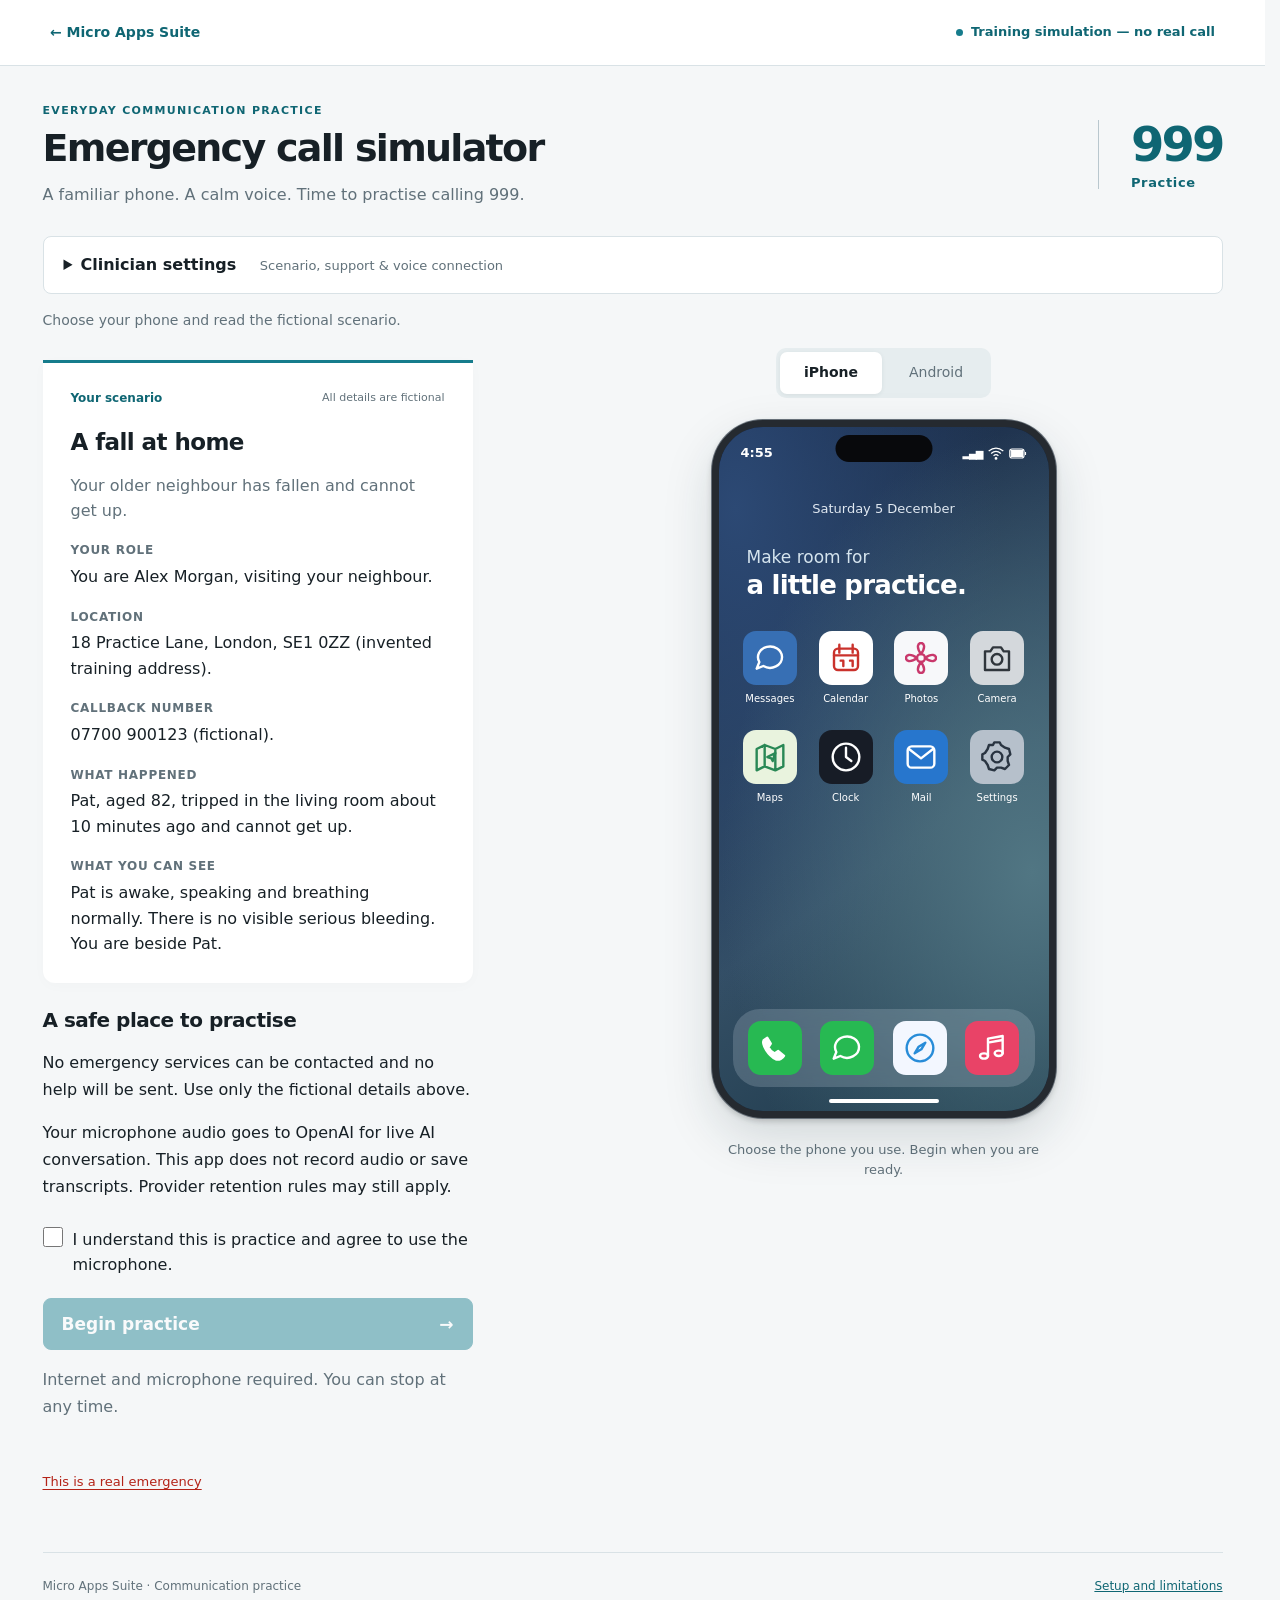
<file: apps/emergency-call-simulator/index.html>
<!doctype html>
<html lang="en-GB">
<head>
  <meta charset="utf-8">
  <meta name="viewport" content="width=device-width, initial-scale=1">
  <meta name="referrer" content="no-referrer">
  <title>999 Practice | Micro Apps Suite</title>
  <link rel="stylesheet" href="../../shared/theme.css">
  <link rel="stylesheet" href="./app.css">
  <script type="module" src="./app.js"></script>
</head>
<body>
  <a class="skip-link" href="#main">Skip to practice</a>
  <header class="suite-header">
    <a href="../../index.html" class="suite-link">← Micro Apps Suite</a>
    <span class="training"><span aria-hidden="true"></span> Training simulation — no real call</span>
    <button id="header-stop" class="button stop" type="button" hidden>Stop exercise</button>
  </header>
  <main id="main" class="suite-app">
    <div class="heading-row">
      <div><p class="eyebrow">Everyday communication practice</p><h1>Emergency call simulator</h1><p class="intro">A familiar phone. A calm voice. Time to practise calling 999.</p></div>
      <div class="session-label">999 <span>Practice</span></div>
    </div>

    <details id="clinician-panel" class="clinician-panel">
      <summary>Clinician settings <span>Scenario, support &amp; voice connection</span></summary>
      <form id="settings" novalidate>
        <fieldset id="settings-fields">
          <legend class="sr-only">Practice configuration</legend>
          <div class="settings-grid">
            <label>Scenario<select id="scenario" name="scenario"></select></label>
            <label>Difficulty<select id="difficulty" name="difficulty"><option value="easy">Easy · generous support</option><option value="moderate">Moderate · focused questions</option><option value="challenging">Challenging · more detail</option></select></label>
            <label>Assistance<select id="assistance" name="assistance"><option value="guided">Guided · offer prompts</option><option value="on-request">Prompts on request</option><option value="independent">Independent · no extra hints</option></select></label>
            <label>Response time allowance<select id="allowance" name="allowance"><option value="30">30 seconds</option><option value="60" selected>60 seconds</option><option value="90">90 seconds</option></select></label>
            <label>Maximum call duration<select id="duration" name="duration"><option value="300">5 minutes</option><option value="600" selected>10 minutes</option><option value="900">15 minutes</option></select></label>
            <div class="checks"><label><input id="notes" type="checkbox" checked> Keep scenario card visible</label><label><input id="repetition" type="checkbox" checked> Allow extra repetition prompts</label><label><input id="captions" type="checkbox"> Show live captions</label><label><input id="sounds" type="checkbox" checked> Keypad sounds</label></div>
          </div>
          <details class="connection-settings"><summary>Voice connection</summary>
            <p class="helper">For the clinician: connect your hosted voice service. Use the session access code, never an OpenAI API key.</p>
            <label>Voice service endpoint<input id="endpoint" type="url" autocomplete="off" spellcheck="false" placeholder="https://your-service.vercel.app/api/emergency-session" aria-describedby="connection-hint"></label>
            <label>Session access code<input id="access-code" type="password" autocomplete="off" spellcheck="false" aria-describedby="connection-hint"></label>
            <p id="connection-hint" class="helper">Connection details stay in memory for this visit. On localhost, the local server supplies access automatically.</p>
          </details>
        </fieldset>
      </form>
      <p class="clinical-note">Development version · scenarios await clinician review. This is communication practice; no first-aid protocol is enabled.</p>
    </details>

    <div id="status" class="status" role="status" aria-live="polite">Loading scenarios…</div>
    <div id="safety-alert" class="safety-alert" role="alert" hidden><h2>Stop the exercise</h2><p>If this is a real emergency, use a real phone to call 999 now. This app cannot contact emergency services or send help.</p><button id="safety-reset" class="button" type="button">Return to practice</button></div>

    <div class="practice-layout">
      <section class="preparation" aria-label="Scenario and practice controls">
        <div id="scenario-card" class="scenario-card">
          <div class="card-label">Your scenario <span>All details are fictional</span></div>
          <h2 id="scenario-title">Preparing your scenario</h2><p id="scenario-description"></p>
          <dl id="scenario-facts"></dl>
          <div id="scenario-change" class="scenario-change" role="status" hidden></div>
        </div>
        <p id="notes-hidden" class="notes-hidden" hidden>Your clinician has hidden the scenario card for this exercise.</p>
        <div id="orientation" class="orientation">
          <h2>A safe place to practise</h2>
          <p>No emergency services can be contacted and no help will be sent. Use only the fictional details above.</p>
          <p>Your microphone audio goes to OpenAI for live AI conversation. This app does not record audio or save transcripts. Provider retention rules may still apply.</p>
          <label class="consent"><input id="consent" type="checkbox"> I understand this is practice and agree to use the microphone.</label>
          <button id="begin" class="button primary large" type="button" disabled>Begin practice <span aria-hidden="true">→</span></button>
          <p class="helper">Internet and microphone required. You can stop at any time.</p>
        </div>
        <div id="practice-controls" class="practice-controls" hidden>
          <p id="mic-status" class="mic-status" role="status">Microphone ready · not transmitting</p>
          <p id="step-hint">Open the Phone app on the screen.</p>
          <div class="control-row"><button id="pause" class="button" type="button" disabled>Pause</button><button id="stop" class="button stop" type="button">Stop exercise</button></div>
          <button id="repeat" class="button" type="button" disabled>Ask to repeat</button>
          <button id="hint" class="button" type="button" disabled>Give me a prompt</button>
          <button id="reconnect" class="button primary" type="button" hidden>Reconnect voice</button>
        </div>
        <button id="real-emergency" class="real-emergency" type="button">This is a real emergency</button>
      </section>

      <section class="phone-stage" aria-label="Simulated smartphone">
        <div id="device-switch" class="device-switch" role="group" aria-label="Phone style"><button class="selected" type="button" data-device="iphone" aria-pressed="true">iPhone</button><button type="button" data-device="android" aria-pressed="false">Android</button></div>
        <div id="phone" class="phone iphone">
          <div class="status-bar" aria-hidden="true"><time id="phone-clock">9:41</time><span class="camera-island"></span><span class="phone-indicators">▂▄▆ <svg viewBox="0 0 20 16"><path d="M1 5Q10-2 19 5M4 8Q10 3 16 8M7 11Q10 8 13 11"/><circle cx="10" cy="14" r="1"/></svg><svg viewBox="0 0 24 14"><rect x="1" y="1" width="19" height="12" rx="3"/><path d="M22 5v4"/><rect x="3" y="3" width="15" height="8" fill="currentColor"/></svg></span></div>
          <div id="phone-home" class="phone-view home-view">
            <div class="home-date" id="home-date">Tuesday, 20 October</div>
            <div class="home-widget"><span>Make room for</span><strong>a little practice.</strong></div>
            <div id="app-grid" class="app-grid"></div>
            <div class="dock"><button id="phone-app" class="app-icon phone-icon" type="button" aria-label="Phone" disabled><span class="icon-art" data-icon="phone"></span><span class="sr-only">Phone</span></button><span class="dock-icon" data-icon="message" aria-hidden="true"></span><span class="dock-icon browser-icon" data-icon="compass" aria-hidden="true"></span><span class="dock-icon music-icon" data-icon="music" aria-hidden="true"></span></div>
          </div>
          <div id="phone-dialler" class="phone-view dialler-view" hidden>
            <div class="dialler-top"><button id="back-home" type="button">‹ Home</button><span>Keypad</span></div>
            <output id="dialled" class="dialled" aria-label="Number entered" aria-live="polite"></output>
            <p id="dial-error" class="dial-error" role="status"></p>
            <div id="keypad" class="keypad" role="group" aria-label="Phone keypad"></div>
            <div class="dial-actions"><span></span><button id="call" class="call-button" type="button" aria-label="Start simulated call" data-icon="phone"></button><button id="delete" class="delete-button" type="button" aria-label="Delete last digit" data-icon="delete"></button></div>
            <div class="dialler-nav" aria-hidden="true"><span>Recents</span><span>Contacts</span><strong>Keypad</strong></div>
          </div>
          <div id="phone-call" class="phone-view call-view" hidden>
            <p id="call-stage" class="call-stage">Calling…</p><h2>999</h2><p id="call-name">Emergency services</p><p id="call-duration" class="call-duration">00:00</p>
            <div class="call-avatar" aria-hidden="true" data-icon="headset"></div>
            <div id="voice-bars" class="voice-bars" aria-hidden="true"><i></i><i></i><i></i><i></i><i></i></div>
            <div class="call-tools"><button id="mute" type="button" aria-pressed="false"><span data-icon="mic"></span>mute</button><button id="speaker" type="button" aria-pressed="false"><span data-icon="speaker"></span>speaker</button></div>
            <button id="end-call" class="call-button end-call" type="button" aria-label="End simulated call" data-icon="phone"></button><p class="call-training">Practice call only</p>
          </div>
          <div class="home-indicator" aria-hidden="true"></div>
        </div>
        <p id="phone-guidance" class="phone-guidance">Choose the phone you use. Begin when you are ready.</p>
        <audio id="responder-audio" autoplay></audio>
        <button id="enable-audio" class="button" type="button" hidden>Play responder audio</button>
      </section>
    </div>

    <section id="caption-panel" class="caption-panel" aria-label="Live captions" hidden><h2>Live captions</h2><p class="helper">Transcription can be inaccurate. Speak in your own way.</p><div id="captions-output" role="log" aria-live="polite"></div></section>
    <section id="review" class="review" tabindex="-1" hidden>
      <p class="eyebrow">Time to reflect</p><h2>Your practice review</h2><p id="review-intro"></p>
      <div id="review-metrics" class="review-metrics"></div>
      <h3>Information communicated</h3><p class="helper">These AI observations are provisional. A clinician can review and change each one; an unobserved detail may reflect transcription or connection difficulties.</p><div id="review-details"></div>
      <div class="settings-grid review-ratings"><label>Communication effectiveness · clinician review<select id="communication-rating"><option>Not assessed</option><option>Effective for this exercise</option><option>Some support was useful</option><option>Further review needed</option></select></label><label>Understanding of conversational requests · clinician review<select id="comprehension-rating"><option>Not assessed</option><option>Understanding demonstrated</option><option>Some support was useful</option><option>Further review needed</option></select></label></div>
      <p id="review-next"></p><p class="clinical-note">Descriptive practice observations only; not a standardised neuropsychological outcome measure. No first-aid comprehension is assessed. Speech impairment, accent or slower responses must not be treated as evidence of reduced ability.</p>
      <details><summary>Review transcript and assistance</summary><div id="transcript-review"></div><ul id="prompt-review"></ul></details>
      <div class="export-controls"><label><input id="export-consent" type="checkbox"> I agree to save these results to a file on this device.</label><label><input id="export-transcript" type="checkbox"> Include transcript in the download</label><p class="helper">Downloads remain until you delete them. Follow your organisation’s storage and retention policy.</p><div class="control-row"><button id="export" class="button" type="button" disabled>Download results</button><button id="again" class="button primary" type="button">Practise again</button></div></div>
    </section>
    <footer>Micro Apps Suite · Communication practice <a href="./README.md">Setup and limitations</a></footer>
  </main>
</body>
</html>
</file>
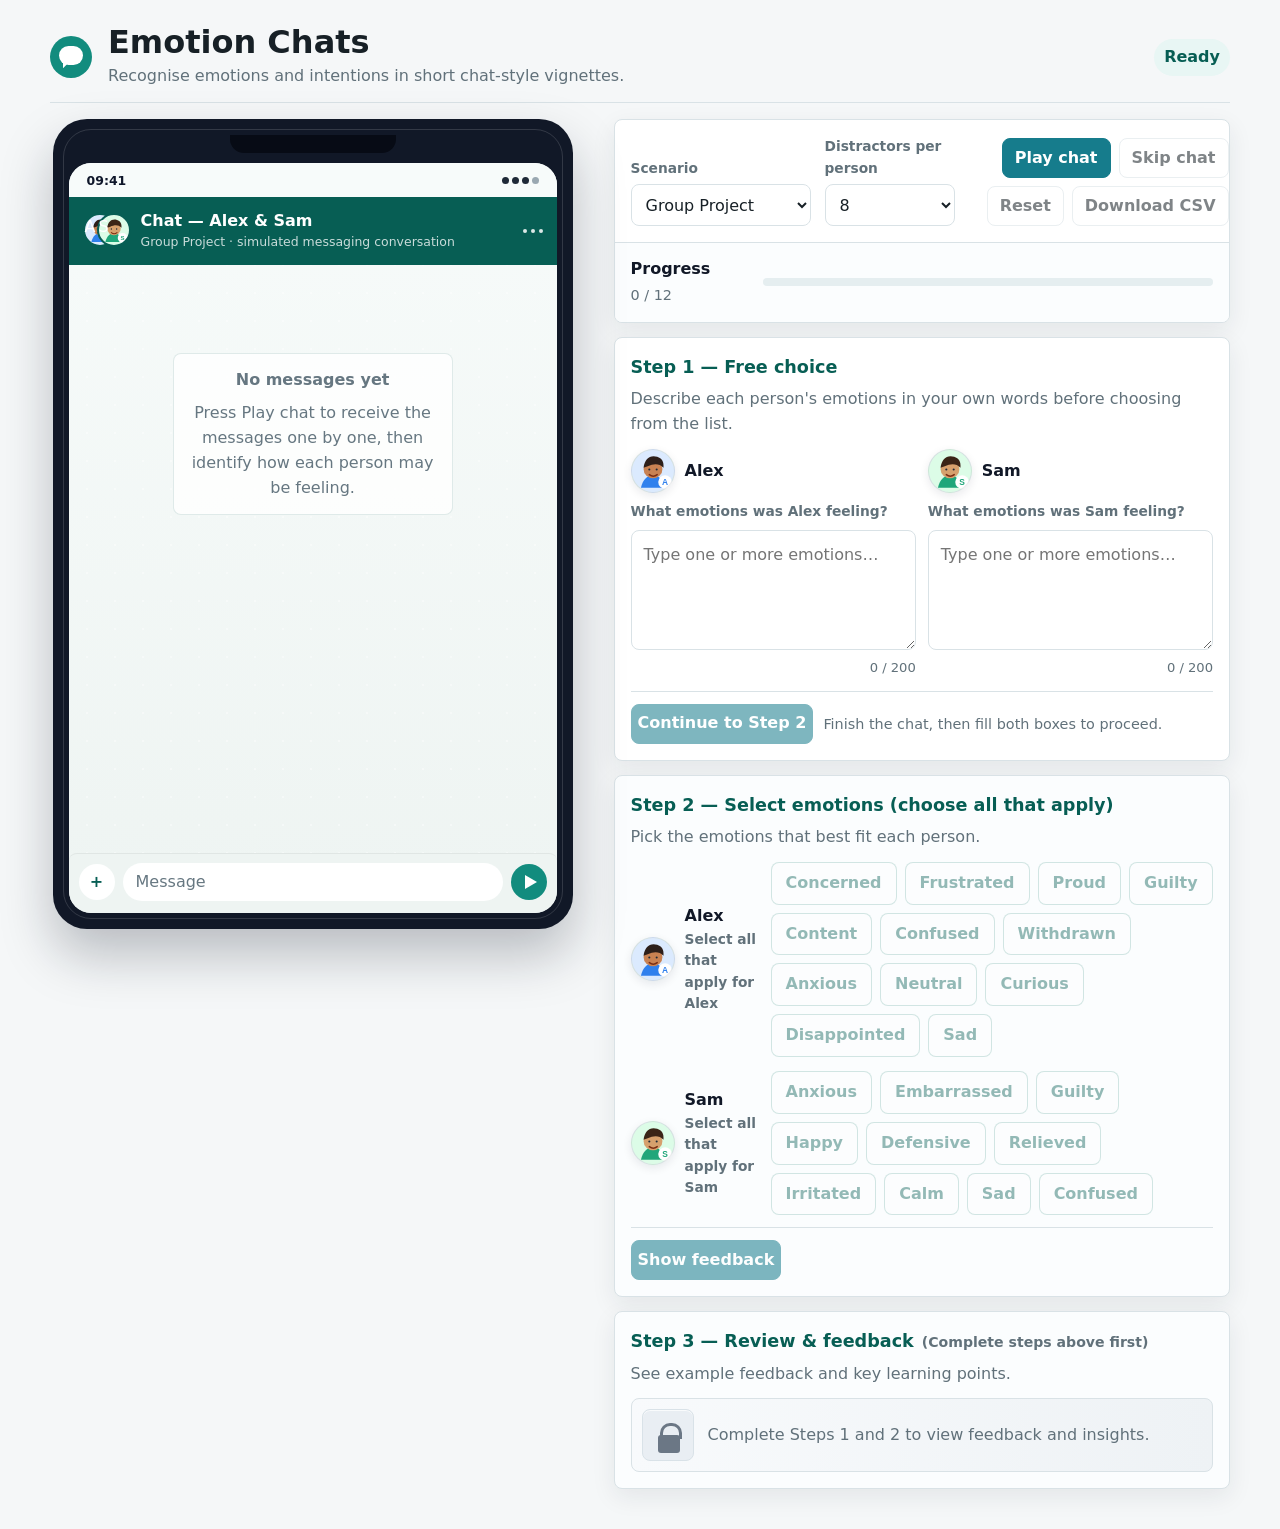
<file: apps/emotion-chats/index.html>
<!doctype html>
<html lang="en">
<head>
  <meta charset="utf-8" />
  <meta name="viewport" content="width=device-width, initial-scale=1" />
  <title>Emotion Chats | Micro Apps Suite</title>
  <link rel="stylesheet" href="../../shared/theme.css" />
  <link rel="stylesheet" href="./app.css" />
  <script defer src="./app.js"></script>
</head>
<body>
  <main id="app-root" class="suite-app emotion-app">
    <header class="app-titlebar">
      <div class="brand-title">
        <span class="brand-bubble" aria-hidden="true"></span>
        <div>
          <h1 data-i18n="screen.title">Emotion Chats</h1>
          <p data-i18n="hero.description">Recognise emotions and intentions in short chat-style vignettes.</p>
        </div>
      </div>
      <div class="session-status">
        <span id="status" aria-live="polite" data-i18n="toolbar.status.ready">Ready</span>
        <span id="timerText"></span>
      </div>
    </header>

    <div class="app-grid">
      <section class="phone-area" aria-labelledby="chatTitle">
        <div class="phone-shell">
          <div class="phone-notch" aria-hidden="true"></div>
          <div class="messenger-app">
            <div class="phone-status" aria-hidden="true">
              <span id="phoneTime">09:41</span>
              <span class="signal-dots"><i></i><i></i><i></i><i></i></span>
            </div>
            <header class="chat-header">
              <div class="avatar-pair" aria-hidden="true">
                <span id="avatarA">A</span>
                <span id="avatarB">S</span>
              </div>
              <div>
                <h2 id="chatTitle" data-i18n="sections.chat.title">Chat</h2>
                <p id="chatSubtitle" data-i18n="sections.chat.subtitle">Tap play to watch the conversation arrive.</p>
              </div>
              <div class="chat-actions" aria-hidden="true">
                <span></span><span></span><span></span>
              </div>
            </header>
            <div id="chat" class="chat" aria-label="Chat transcript" aria-live="polite"
                 data-i18n="sections.chat.aria" data-i18n-attr="aria-label"></div>
            <div class="composer" aria-hidden="true">
              <span class="composer-plus">+</span>
              <span data-i18n="sections.chat.composer">Message</span>
              <span class="composer-send"></span>
            </div>
          </div>
        </div>
      </section>

      <section class="coach-panel" aria-labelledby="respTitle">
        <div class="control-card">
          <div class="toolbar" role="region" data-i18n="toolbar.aria" data-i18n-attr="aria-label">
            <div class="ctrl">
              <label for="scenario" data-i18n="toolbar.scenario.label">Scenario</label>
              <select id="scenario"></select>
            </div>
            <div class="ctrl compact-control">
              <label for="distractors" data-i18n="toolbar.distractors.label">Distractors per person</label>
              <select id="distractors">
                <option>6</option><option selected>8</option><option>10</option><option>12</option><option>14</option>
              </select>
            </div>
            <div class="action-row">
              <button class="button primary" id="play" data-i18n="toolbar.play">Play chat</button>
              <button class="button" id="skip" disabled data-i18n="toolbar.skip">Skip chat</button>
              <button class="button" id="reset" disabled data-i18n="toolbar.reset">Reset</button>
              <button class="button" id="download" title="Download CSV of your results" disabled
                      data-i18n="toolbar.download.label" data-i18n-attr="title">Download CSV</button>
            </div>
          </div>
          <div class="progress-strip">
            <div>
              <strong>Progress</strong>
              <span class="small" id="progress" aria-live="polite" data-i18n="toolbar.status.progress"
                    data-i18n-current="0" data-i18n-total="0">0 / 0</span>
            </div>
            <div class="progress-track" aria-hidden="true"><span id="progressFill"></span></div>
          </div>
        </div>

        <div class="response-card">
          <h2 id="respTitle" class="sr-only" data-i18n="sections.responses.title">Your responses</h2>

          <div class="step" id="step1">
            <h3 data-i18n="sections.step1.title">Step 1 — Free choice</h3>
            <p class="step-copy" data-i18n="sections.step1.copy">Describe each person's emotions in your own words before choosing from the list.</p>
            <div class="response-grid">
              <div class="response-person">
                <div class="person-head">
                  <span class="person-avatar" id="avatarFormA" aria-hidden="true"></span>
                  <strong id="personNameA">Alex</strong>
                </div>
                <label class="legend" for="freeA" id="labelA" data-i18n="sections.step1.label">What emotions was {name} feeling?</label>
                <textarea id="freeA" data-i18n="sections.step1.placeholder" data-i18n-attr="placeholder"
                          placeholder="Type one or more emotions…" maxlength="200"></textarea>
                <span class="char-count" id="countA">0 / 200</span>
              </div>
              <div class="response-person">
                <div class="person-head">
                  <span class="person-avatar" id="avatarFormB" aria-hidden="true"></span>
                  <strong id="personNameB">Sam</strong>
                </div>
                <label class="legend" for="freeB" id="labelB" data-i18n="sections.step1.label">What emotions was {name} feeling?</label>
                <textarea id="freeB" data-i18n="sections.step1.placeholder" data-i18n-attr="placeholder"
                          placeholder="Type one or more emotions…" maxlength="200"></textarea>
                <span class="char-count" id="countB">0 / 200</span>
              </div>
            </div>
            <div class="divider"></div>
            <div class="step-actions">
              <button class="button primary" id="proceed" disabled data-i18n="sections.step1.continue">Continue to Step 2</button>
              <span class="small step-hint" id="step1Hint" data-i18n="sections.step1.hint.wait">Finish the chat, then fill both boxes to proceed.</span>
            </div>
          </div>

          <div class="step locked" id="step2">
            <h3 data-i18n="sections.step2.title">Step 2 — Select emotions (choose all that apply)</h3>
            <p class="step-copy" data-i18n="sections.step2.copy">Pick the emotions that best fit each person.</p>
            <div class="emotion-choice-list">
              <div class="emotion-choice-row">
                <div class="person-head">
                  <span class="person-avatar" id="avatarPillA" aria-hidden="true"></span>
                  <div>
                    <strong id="personPillNameA">Alex</strong>
                    <div class="legend" id="pillTitleA" data-i18n="sections.step2.legend"></div>
                  </div>
                </div>
                <div class="pillgrid" id="pillsA"></div>
              </div>
              <div class="emotion-choice-row">
                <div class="person-head">
                  <span class="person-avatar" id="avatarPillB" aria-hidden="true"></span>
                  <div>
                    <strong id="personPillNameB">Sam</strong>
                    <div class="legend" id="pillTitleB" data-i18n="sections.step2.legend"></div>
                  </div>
                </div>
                <div class="pillgrid" id="pillsB"></div>
              </div>
            </div>
            <div class="divider"></div>
            <button class="button primary" id="submit" disabled data-i18n="sections.step2.submit">Show feedback</button>
          </div>

          <div class="step feedback-step locked" id="step3">
            <h3>
              <span data-i18n="sections.step3.title">Step 3 — Review & feedback</span>
              <span class="step-note" id="step3Note" data-i18n="sections.step3.note">Complete steps above first</span>
            </h3>
            <p class="step-copy" data-i18n="sections.step3.copy">See example feedback and key learning points.</p>
            <div class="feedback-lock" id="feedbackLock">
              <span class="lock-icon" aria-hidden="true"></span>
              <span data-i18n="sections.step3.locked">Complete Steps 1 and 2 to view feedback and insights.</span>
            </div>
            <div class="feedback-results" id="feedbackResults" hidden>
              <div class="feedback" id="fbA"></div>
              <div class="feedback" id="fbB"></div>
              <div class="tags" id="kpi"></div>
            </div>
          </div>
        </div>
      </section>
    </div>
  </main>
</body>
</html>
</file>
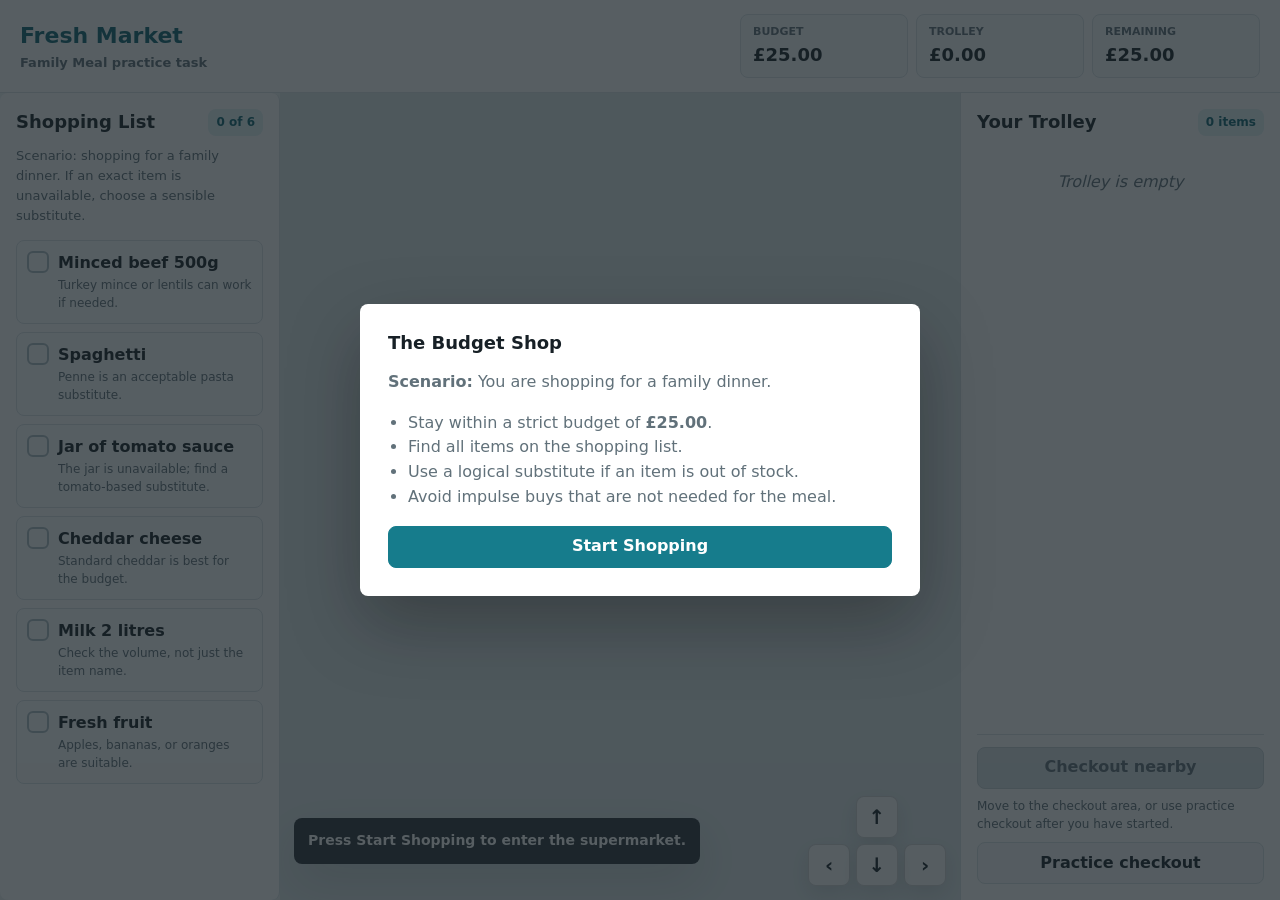
<file: apps/fresh-market/index.html>
<!DOCTYPE html>
<html lang="en">
<head>
  <meta charset="UTF-8">
  <meta name="viewport" content="width=device-width, initial-scale=1.0">
  <title>Fresh Market | Micro Apps Suite</title>
  <link rel="stylesheet" href="../../shared/theme.css">
  <link rel="stylesheet" href="./app.css">
</head>
<body>
  <div class="market-app" aria-live="polite">
    <header class="market-header">
      <div>
        <div class="brand">Fresh Market</div>
        <div class="scenario-copy">Family Meal practice task</div>
      </div>
      <div class="status-strip" aria-label="Budget status">
        <div>
          <span>Budget</span>
          <strong id="budget-limit">£25.00</strong>
        </div>
        <div>
          <span>Trolley</span>
          <strong id="total-val">£0.00</strong>
        </div>
        <div id="budget-box">
          <span>Remaining</span>
          <strong id="budget-val">£25.00</strong>
        </div>
      </div>
    </header>

    <main class="market-layout">
      <aside class="task-panel" aria-label="Shopping list">
        <div class="panel-heading">
          <h2>Shopping List</h2>
          <span id="progress-count">0 of 6</span>
        </div>
        <p class="task-note">Scenario: shopping for a family dinner. If an exact item is unavailable, choose a sensible substitute.</p>
        <div id="shopping-list" class="shopping-list"></div>
      </aside>

      <section class="scene-shell tab-visible" aria-label="3D supermarket navigation">
        <canvas id="market-canvas"></canvas>
        <div id="toast" class="toast hidden"></div>

        <div id="item-panel" class="item-panel hidden" aria-label="Selected item">
          <button id="close-item-btn" class="item-panel__close" type="button" aria-label="Close item details">×</button>
          <div class="item-panel__meta" id="item-zone">Aisle</div>
          <h2 id="item-name">Item name</h2>
          <p id="item-detail">Item details</p>
          <div class="item-panel__price" id="item-price">£0.00</div>
          <button id="add-item-btn" class="btn-add" type="button">Add to trolley</button>
        </div>

        <div class="scene-footer">
          <div id="interaction-hint">Press Start Shopping to enter the supermarket.</div>
          <div class="touch-controls" aria-label="Movement controls">
            <button type="button" data-control="turn-left" aria-label="Turn left">‹</button>
            <button type="button" data-control="forward" aria-label="Move forward">↑</button>
            <button type="button" data-control="turn-right" aria-label="Turn right">›</button>
            <button type="button" data-control="backward" aria-label="Move backward">↓</button>
          </div>
        </div>
      </section>

      <aside class="trolley-panel" aria-label="Trolley">
        <div class="panel-heading">
          <h2>Your Trolley</h2>
          <span id="cart-count">0 items</span>
        </div>
        <div id="cart-list" class="cart-items">
          <div class="empty-state">Trolley is empty</div>
        </div>
        <div class="cart-footer">
          <button id="checkout-btn" class="btn-checkout" type="button" disabled>Checkout nearby</button>
          <p id="checkout-help">Move to the checkout area, or use practice checkout after you have started.</p>
          <button id="practice-checkout-btn" class="btn-secondary" type="button">Practice checkout</button>
        </div>
      </aside>
    </main>

    <!-- Mobile Navigation Tab Bar -->
    <nav class="mobile-tabs" aria-label="Mobile Navigation">
      <button class="mobile-tab-btn active" data-tab="explore" type="button">
        <span class="tab-icon">🌲</span>
        <span class="tab-label">Explore</span>
      </button>
      <button class="mobile-tab-btn" data-tab="checklist" type="button">
        <span class="tab-icon">📋</span>
        <span class="tab-label">Checklist</span>
      </button>
      <button class="mobile-tab-btn" data-tab="metrics" type="button">
        <span class="tab-icon">📊</span>
        <span class="tab-label">Metrics</span>
      </button>
    </nav>
  </div>

  <div id="intro-screen" class="overlay">
    <div class="card-modal intro-card">
      <h1>The Budget Shop</h1>
      <p><strong>Scenario:</strong> You are shopping for a family dinner.</p>
      <ul>
        <li>Stay within a strict budget of <strong>£25.00</strong>.</li>
        <li>Find all items on the shopping list.</li>
        <li>Use a logical substitute if an item is out of stock.</li>
        <li>Avoid impulse buys that are not needed for the meal.</li>
      </ul>
      <button id="start-btn" class="btn-checkout" type="button">Start Shopping</button>
    </div>
  </div>

  <div id="report-screen" class="overlay hidden">
    <div class="card-modal report-card">
      <div class="report-header">
        <div>
          <h1>Checkout Report</h1>
          <p id="feedback-summary">Your shopping result will appear here.</p>
        </div>
        <div class="star-score" id="star-score" aria-label="Star score">--</div>
      </div>

      <div class="report-grid">
        <div class="result-tile">
          <span>Budget</span>
          <strong id="res-budget">Pass</strong>
        </div>
        <div class="result-tile">
          <span>Total spend</span>
          <strong id="res-total">£0.00</strong>
        </div>
        <div class="result-tile">
          <span>Items found</span>
          <strong id="res-items">0/6</strong>
        </div>
        <div class="result-tile">
          <span>Remaining</span>
          <strong id="res-remaining">£25.00</strong>
        </div>
      </div>

      <table id="res-table">
        <thead>
          <tr>
            <th>Task / Category</th>
            <th>Result</th>
            <th>Notes</th>
          </tr>
        </thead>
        <tbody id="res-body"></tbody>
      </table>

      <div class="report-actions">
        <button class="btn-checkout" type="button" onclick="location.reload()">Try Again</button>
      </div>
    </div>
  </div>

  <script type="module" src="./app-3d.js"></script>
</body>
</html>
</file>
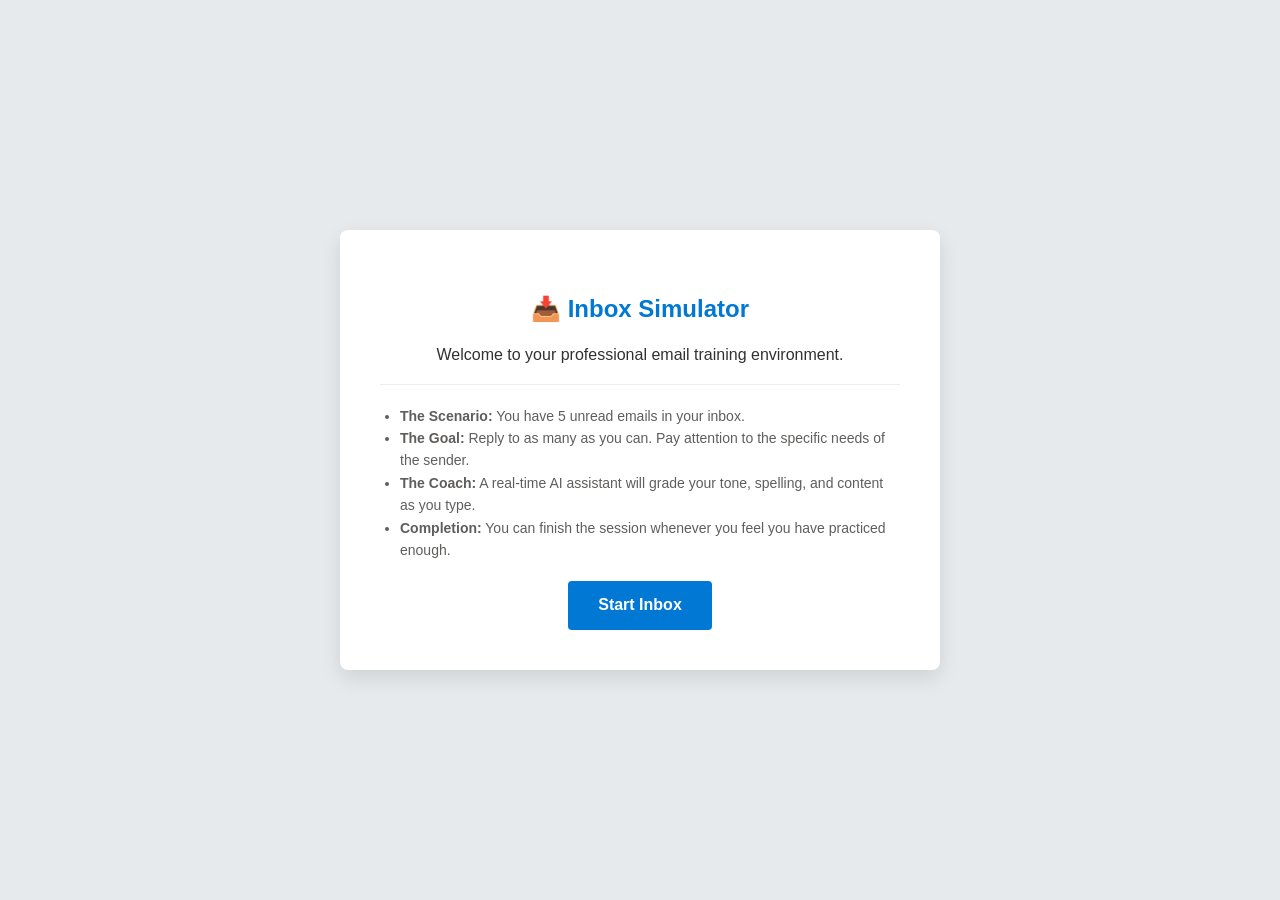
<file: apps/inbox-simulator/index.html>
<!DOCTYPE html>
<html lang="en">
<head>
  <meta charset="UTF-8" />
  <meta name="viewport" content="width=device-width, initial-scale=1.0" />
  <title>Inbox Simulator</title>
  <link rel="stylesheet" href="../../shared/theme.css" />
  <link rel="stylesheet" href="./app.css" />
    <script defer src="./app.js"></script>
</head>
<body>
  <header id="appHeader" class="app-header hidden">
    <div class="brand-area">
      <span aria-hidden="true">▦</span>
      <span>Outlook Sim</span>
    </div>
    <div class="session-actions">
      <span class="user-label">Logged in as: You</span>
      <button id="finishBtn" class="finish-btn" type="button">Finish Session</button>
    </div>
  </header>

  <main class="viewport">
    <section id="viewStart" class="full-screen start-screen">
      <div class="card-center">
        <h1>📥 Inbox Simulator</h1>
        <p>Welcome to your professional email training environment.</p>
        <hr />
        <ul>
          <li><strong>The Scenario:</strong> You have 5 unread emails in your inbox.</li>
          <li><strong>The Goal:</strong> Reply to as many as you can. Pay attention to the specific needs of the sender.</li>
          <li><strong>The Coach:</strong> A real-time AI assistant will grade your tone, spelling, and content as you type.</li>
          <li><strong>Completion:</strong> You can finish the session whenever you feel you have practiced enough.</li>
        </ul>
        <button id="startBtn" class="btn btn-primary btn-large" type="button">Start Inbox</button>
      </div>
    </section>

    <section id="viewWorkspace" class="container hidden">
      <aside class="sidebar">
        <div class="folder-pane">Inbox (<span id="inboxCount">5</span>)</div>
        <div class="email-list" id="emailList"></div>
      </aside>

      <section class="main-stage" id="mainStage">
        <div class="empty-state" id="emptyState">
          <div class="empty-icon" aria-hidden="true">✉️</div>
          <h3>Select an email to read</h3>
          <p>Choose a scenario from the inbox on the left.</p>
        </div>

        <div id="activeScenario" class="hidden scenario">
          <div class="reading-pane">
            <div class="email-meta">
              <div class="avatar" id="avatar">JS</div>
              <div class="meta-text">
                <h2 id="incomingSender">Sender Name</h2>
                <p id="incomingSubject" class="subject-line">Subject Line</p>
              </div>
            </div>
            <div class="email-content" id="incomingBody"></div>
            <div class="reply-row">
              <button id="replyBtn" class="btn btn-secondary" type="button">↩ Reply</button>
            </div>
          </div>

          <div id="composerArea" class="composer hidden">
            <div class="composer-toolbar">
              <button id="sendBtn" class="btn btn-primary" type="button">Send</button>
              <button id="discardBtn" class="btn" type="button">🗑️ Discard</button>
            </div>
            <div class="composer-headers">
              <div class="input-group">
                <span class="input-label">To:</span>
                <input type="text" id="toInput" class="input-field" readonly />
              </div>
              <div class="input-group">
                <span class="input-label">Subject:</span>
                <input type="text" id="subjectInput" class="input-field" />
              </div>
            </div>
            <label class="sr-only" for="editor">Email body</label>
            <textarea id="editor" class="editor" placeholder="Type your reply here..."></textarea>
          </div>
        </div>
      </section>

      <aside class="coach-sidebar" id="coachSidebar">
        <div class="coach-header">
          <h3>Editor Score</h3>
          <div class="score-circle" id="scoreCircle">100</div>
        </div>
        <h4>Suggestions</h4>
        <div id="suggestionList"></div>
        <h4>Scenario Goals</h4>
        <div id="goalsList"></div>
      </aside>
    </section>

    <section id="viewSummary" class="full-screen hidden">
      <div class="card-center">
        <h1 class="success">Session Complete</h1>
        <p>Here is a summary of your performance.</p>

        <div class="stat-row">
          <div>
            <span class="stat-val" id="resTasks">0</span>
            <span class="stat-label">Emails Sent</span>
          </div>
          <div>
            <span class="stat-val" id="resTime">00:00</span>
            <span class="stat-label">Duration</span>
          </div>
        </div>

        <div class="summary-actions">
          <button id="downloadBtn" class="btn btn-primary btn-large" type="button">Download Data</button>
          <button id="restartBtn" class="btn btn-secondary btn-large" type="button">Restart</button>
        </div>
      </div>
    </section>
  </main>

  <div id="toast" class="toast" role="status" aria-live="polite">
    <span id="toastMessage">Sending email...</span>
    <button id="undoBtn" class="undo-btn" type="button">Undo</button>
  </div>
</body>
</html>
</file>
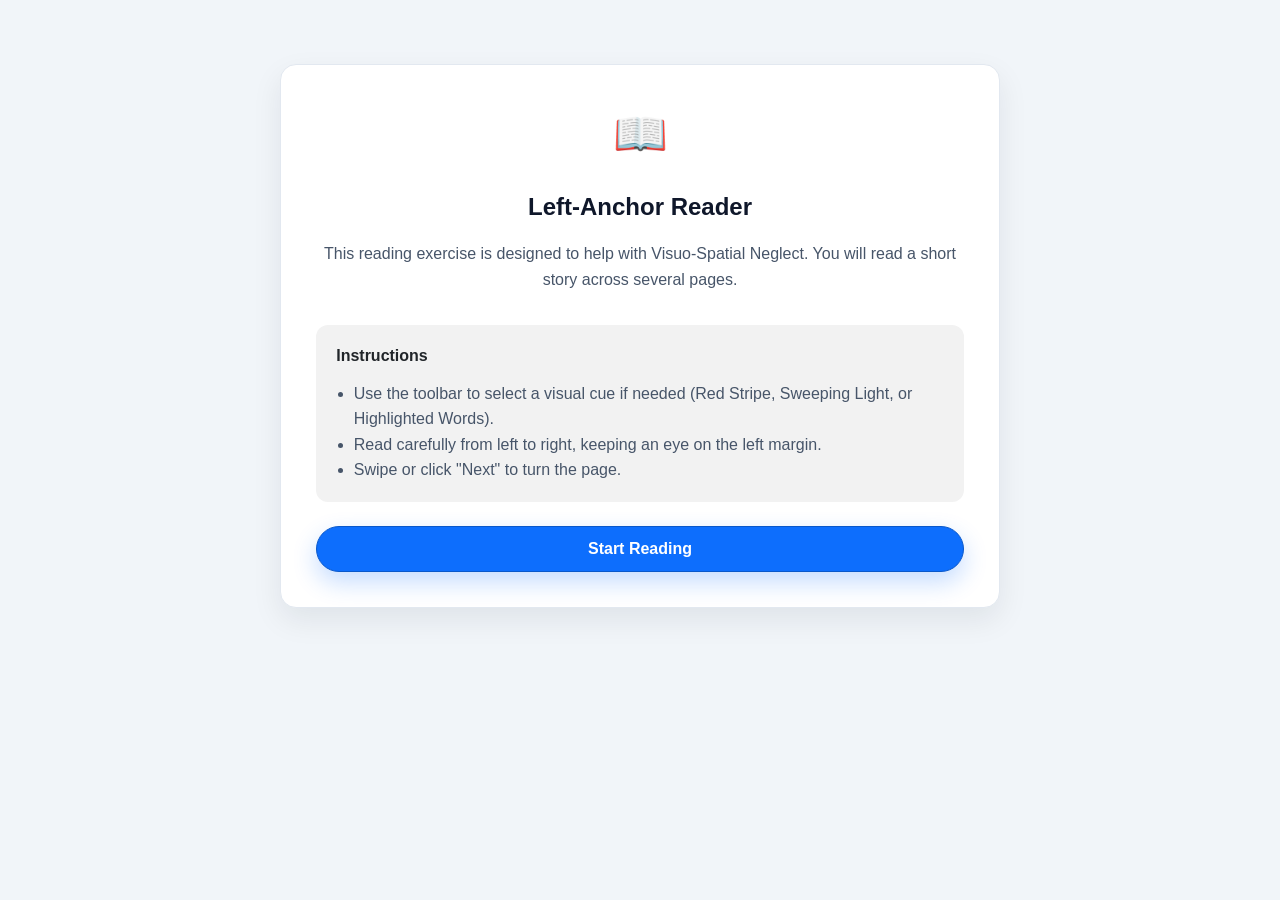
<file: apps/left-anchor-reader/index.html>
<!doctype html>
<html lang="en">
<head>
  <meta charset="utf-8" />
  <meta name="viewport" content="width=device-width, initial-scale=1" />
  <title>Left-Anchor Reader — Visuo-Spatial Neglect Trainer</title>
  <meta name="description" content="Read a short story with optional left-attentional anchors." />
  <link rel="stylesheet" href="../../shared/theme.css" />
  <link rel="stylesheet" href="./app.css" />
  <script defer src="./app.js"></script>
</head>
<body>
  <main id="app-root">
    <section id="stage-intro" class="stage active" aria-labelledby="intro-heading">
      <div class="screen-content">
        <div class="instruction-icon" aria-hidden="true">📖</div>
        <h1 id="intro-heading">Left-Anchor Reader</h1>
        <p class="instruction-desc">
          This reading exercise is designed to help with Visuo-Spatial Neglect. You will read a short story across several pages.
        </p>
        <div class="task-panel" aria-label="Instructions">
          <strong>Instructions</strong>
          <ul>
            <li>Use the toolbar to select a visual cue if needed (Red Stripe, Sweeping Light, or Highlighted Words).</li>
            <li>Read carefully from left to right, keeping an eye on the left margin.</li>
            <li>Swipe or click "Next" to turn the page.</li>
          </ul>
        </div>
        <button class="btn primary full-width" id="startBtn">Start Reading</button>
      </div>
    </section>

    <section id="stage-task" class="stage" aria-live="polite">
      <div class="toolbar" role="group" aria-label="Support mode">
        <span class="mode-label">Support:</span>
        <div class="segmented" id="modeControl">
          <input type="radio" id="mode-none" name="mode" value="none" checked />
          <label for="mode-none" title="No external support">None</label>

          <input type="radio" id="mode-stripe" name="mode" value="stripe" />
          <label for="mode-stripe" title="Pulsating red stripe on the left">Left stripe</label>

          <input type="radio" id="mode-sweep" name="mode" value="sweep" />
          <label for="mode-sweep" title="Right-to-left sweeping light">Sweep</label>

          <input type="radio" id="mode-firstwords" name="mode" value="firstwords" />
          <label for="mode-firstwords" title="Colour the first two words on each line">Lead-words</label>
        </div>
      </div>

      <section class="reader mode-none" id="reader" aria-label="Reading area">
        <div class="left-stripe" aria-hidden="true"></div>
        <div class="sweep" aria-hidden="true"></div>

        <h2 class="title">The River's Memory</h2>

        <div class="pages" id="pages" tabindex="0" aria-label="Story pages">
          <article class="page current" data-index="0">
            <p>
              On the edge of a quiet village, a boy named Leo often sat by the river after school, skipping stones and talking to himself about the day’s little dramas. One afternoon, an old man appeared on the opposite bank, fishing with a rod so worn it looked older than Leo’s grandparents. For a while, they just nodded at each other across the water, strangers bound by the same silence. Then the man called out, “You’re throwing them too flat—let the stone breathe before it flies.” Leo tried again, and the stone danced five times before sinking. The old man smiled, and from that day, they met there most evenings.
            </p>
          </article>

          <article class="page" data-index="1">
            <p>
              The old man’s name was Arthur. He had been a carpenter once, a widower now, his stories shaped by both laughter and ache. Leo would bring his homework, and Arthur would bring tales of his youth—of building boats, of losing a friend in the war, of the first time he held his newborn daughter. Sometimes, they spoke little. Sometimes, they said everything without needing words. Leo started to notice how the sun seemed to linger a little longer when Arthur laughed, how the world felt smaller and kinder when they sat side by side.
            </p>
          </article>

          <article class="page" data-index="2">
            <p>
              When winter came and the river froze, Arthur stopped coming. Leo crossed the bridge and found the old house shuttered, the chair by the hearth empty but warm with memory. He sat by the fire, holding a small wooden boat Arthur had carved for him weeks before, its hull smooth as a wish. Years later, when Leo was grown and teaching his own son to skip stones, he told him, “Let the stone breathe before it flies.” And as the boy’s laughter echoed across the water, Leo smiled—because the river still remembered.
            </p>
          </article>
        </div>

        <div class="pager" aria-live="polite">
          <span id="pageStatus" class="hint">Page 1 of 3</span>
          <div class="buttons">
            <button class="btn" id="prevBtn" aria-label="Previous page" disabled>← Prev</button>
            <button class="btn primary" id="nextBtn" aria-label="Next page">Next →</button>
          </div>
        </div>
      </section>

      <button class="btn primary next-fab" id="fabNext" aria-label="Next page">➜</button>
    </section>

    <section id="stage-debrief" class="stage" aria-labelledby="debrief-heading">
      <div class="screen-content">
        <h1 id="debrief-heading">Session Complete</h1>
        <p>Great job reading through the story.</p>

        <div class="stat-grid">
          <div class="stat-card">
            <span class="stat-val" id="res-time">0:00</span>
            <span class="stat-lbl">Time Taken</span>
          </div>
          <div class="stat-card">
            <span class="stat-val" id="res-mode">None</span>
            <span class="stat-lbl">Mode Used</span>
          </div>
        </div>

        <div class="comment-block">
          <label class="comment-label" for="clinicianComment">Clinician comment</label>
          <textarea
            id="clinicianComment"
            name="clinicianComment"
            class="comment-area"
            placeholder="Add any observations or follow-up notes here..."
            rows="3"
          ></textarea>
        </div>

        <div class="footer-actions">
          <button class="btn" id="restartBtn">Restart</button>
          <button class="btn primary" id="exportBtn">Export Result</button>
        </div>
      </div>
    </section>
  </main>
</body>
</html>
</file>
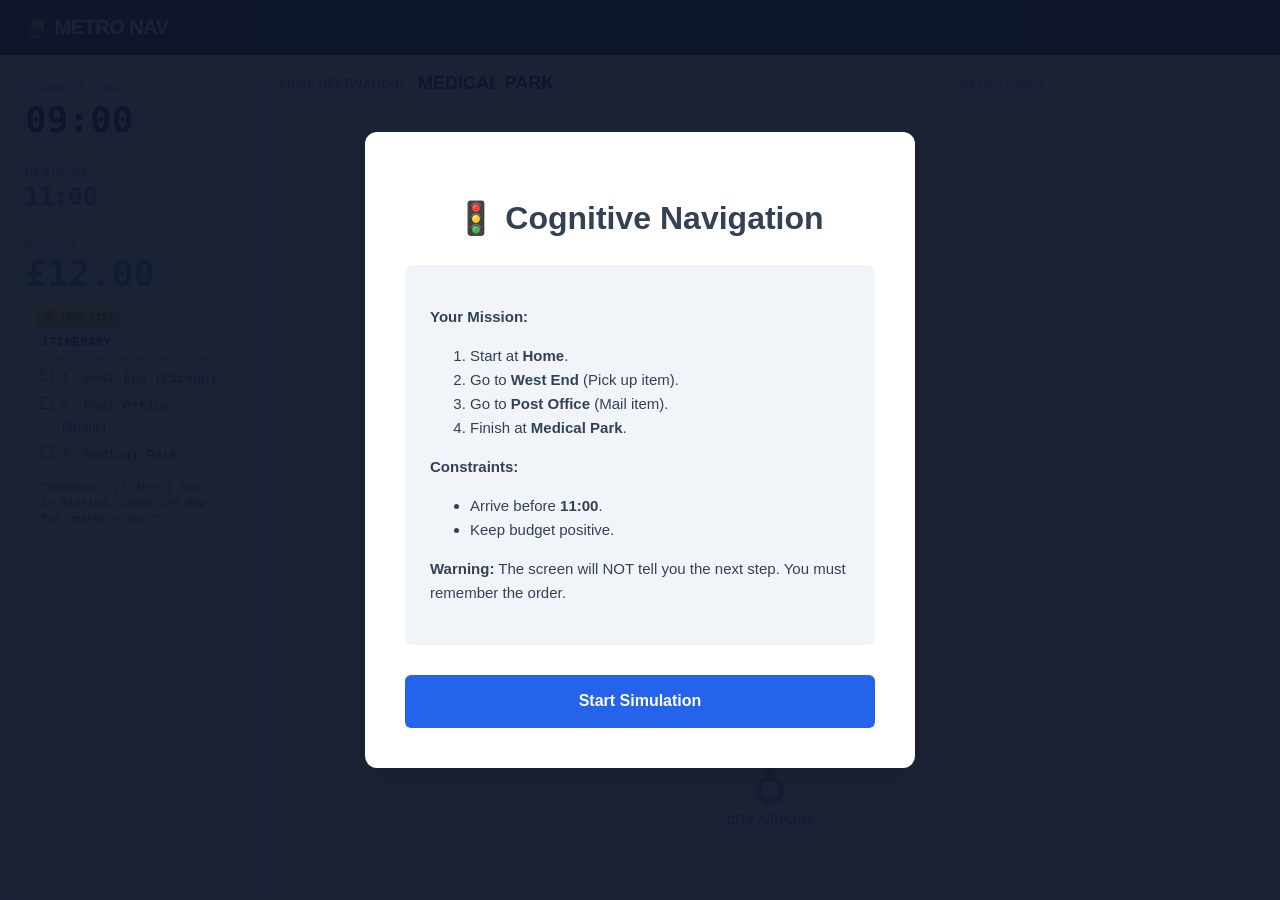
<file: apps/metro-nav/index.html>
<!DOCTYPE html>
<html lang="en">
<head>
    <meta charset="UTF-8">
    <meta name="viewport" content="width=device-width, initial-scale=1.0">
    <title>Metro Nav: Master Class</title>
    <link rel="stylesheet" href="../../shared/theme.css">
    <link rel="stylesheet" href="./app.css">
</head>
<body>

    <header>
        <div>🚇 METRO NAV</div>
    </header>

    <div class="container">
        
        <div class="sidebar">
            <div class="stat-group">
                <span class="stat-label">Current Time</span>
                <span class="stat-val" id="ui-time">09:00</span>
            </div>
            <div class="stat-group">
                <span class="stat-label">Deadline</span>
                <span class="stat-val target" id="ui-deadline">11:00</span>
            </div>
            <div class="stat-group">
                <span class="stat-label">Budget</span>
                <span class="stat-val money" id="ui-cash">£12.00</span>
            </div>
            
            <div class="memo-pad">
                <div style="margin-bottom:10px; font-weight:bold; border-bottom:1px dashed #78350f; padding-bottom:5px;">ITINERARY:</div>
                <div class="memo-item"><span class="check-box"></span> 1. West End (Pickup)</div>
                <div class="memo-item"><span class="check-box"></span> 2. Post Office (Drop)</div>
                <div class="memo-item"><span class="check-box"></span> 3. Medical Park</div>
                <div style="margin-top:15px; font-style:italic; font-size:11px; line-height:1.4;">
                    "Remember: If direct bus is missing, check the map for nearby stops."
                </div>
            </div>
        </div>

        <div class="map-panel">
            <div class="mission-header">
                <span class="mission-label">FINAL DESTINATION:</span>
                <span class="mission-target">MEDICAL PARK</span>
            </div>

            <svg width="100%" height="100%" viewBox="0 0 600 600" preserveAspectRatio="xMidYMid meet">
                
                <path d="M 300 250 L 150 250" class="map-walk"></path>
                <text x="225" y="240" class="path-label">via Footpath</text>

                <path d="M 150 250 Q 300 350 450 250" class="map-walk"></path>
                <text x="300" y="320" class="path-label">via Footpath</text>
                
                <path d="M 450 250 Q 420 325 450 400" class="map-walk"></path>
                <text x="420" y="340" class="path-label">via Footpath</text>

                <line x1="150" y1="250" x2="550" y2="250" class="map-road"></line>
                <line x1="300" y1="100" x2="300" y2="250" class="map-road"></line>
                <line x1="450" y1="100" x2="450" y2="550" class="map-road"></line>

                <circle cx="150" cy="250" r="10" class="node-circle"></circle>
                <text x="150" y="280" class="node-label">WEST END</text>

                <circle cx="300" cy="100" r="10" class="node-circle"></circle>
                <text x="300" y="80" class="node-label">CITY ZOO</text>

                <circle cx="300" cy="250" r="12" class="node-circle"></circle>
                <text x="300" y="285" class="node-label">HOME</text>

                <circle cx="450" cy="100" r="10" class="node-circle"></circle>
                <text x="450" y="80" class="node-label">CENTRAL STN</text>

                <circle cx="450" cy="250" r="12" class="node-circle"></circle>
                <text x="450" y="225" class="node-label">HIGH ST (PO)</text>

                <circle cx="550" cy="250" r="10" class="node-circle"></circle>
                <text x="550" y="280" class="node-label">OLD TOWN</text>

                <circle cx="450" cy="400" r="12" class="node-circle"></circle>
                <text x="490" y="410" class="node-label" style="text-anchor:start">MEDICAL PARK</text>

                <circle cx="450" cy="550" r="10" class="node-circle"></circle>
                <text x="450" y="580" class="node-label">CITY AIRPORT</text>

                <g id="user-pin" transform="translate(300, 250)">
                    <circle cx="0" cy="0" r="9" fill="#ef4444" stroke="white" stroke-width="2" style="filter: drop-shadow(0 2px 3px rgba(0,0,0,0.3));"></circle>
                    <text x="0" y="-18" style="font-size:11px; font-weight:800; fill:#ef4444; text-anchor:middle;">YOU</text>
                </g>
            </svg>
        </div>

        <div class="control-panel">
            <h4 style="margin-top:0; color:#94a3b8; text-transform: uppercase; font-size: 11px; letter-spacing: 1px;">Departures</h4>
            <div id="options-list"></div>
        </div>
    </div>

    <div id="modal-start" class="overlay">
        <div class="modal">
            <h1>🚦 Cognitive Navigation</h1>
            <div style="text-align:left; background:#f1f5f9; padding:25px; border-radius:8px; margin:20px 0; font-size:15px; line-height:1.6;">
                <p><strong>Your Mission:</strong></p>
                <ol>
                    <li>Start at <strong>Home</strong>.</li>
                    <li>Go to <strong>West End</strong> (Pick up item).</li>
                    <li>Go to <strong>Post Office</strong> (Mail item).</li>
                    <li>Finish at <strong>Medical Park</strong>.</li>
                </ol>
                <p><strong>Constraints:</strong></p>
                <ul>
                    <li>Arrive before <strong>11:00</strong>.</li>
                    <li>Keep budget positive.</li>
                </ul>
                <p><strong>Warning:</strong> The screen will NOT tell you the next step. You must remember the order.</p>
            </div>
            <button class="btn" onclick="startGame()">Start Simulation</button>
        </div>
    </div>

    <div id="modal-poor" class="overlay hidden">
        <div class="modal" style="border-top: 5px solid #f59e0b;">
            <h2>Payment Declined</h2>
            <p>You cannot afford this ticket.</p>
            <p style="color:#64748b">Penalty: 5 mins lost.</p>
            <button class="btn" style="background:#f59e0b; color:black" onclick="closePoor()">Back</button>
        </div>
    </div>

    <div id="modal-end" class="overlay hidden">
        <div class="modal">
            <h2>Journey Report</h2>
            <div style="text-align:left; background:#f8fafc; padding:20px; border-radius:8px; margin:20px 0;">
                <div class="stat-row">Result: <strong id="res-status">...</strong></div>
                <div class="stat-row">Final Loc: <strong id="res-loc">...</strong></div>
                <div class="stat-row">Time: <strong id="res-time">...</strong></div>
                <div class="stat-row">Funds: <strong id="res-cash">...</strong></div>
            </div>
            <button class="btn" onclick="location.reload()">Restart</button>
            <button class="btn btn-outline" onclick="downloadReport()">⬇ Download Stats</button>
        </div>
    </div>

    <script type="module" src="./app.js"></script>
</body>
</html>
</file>
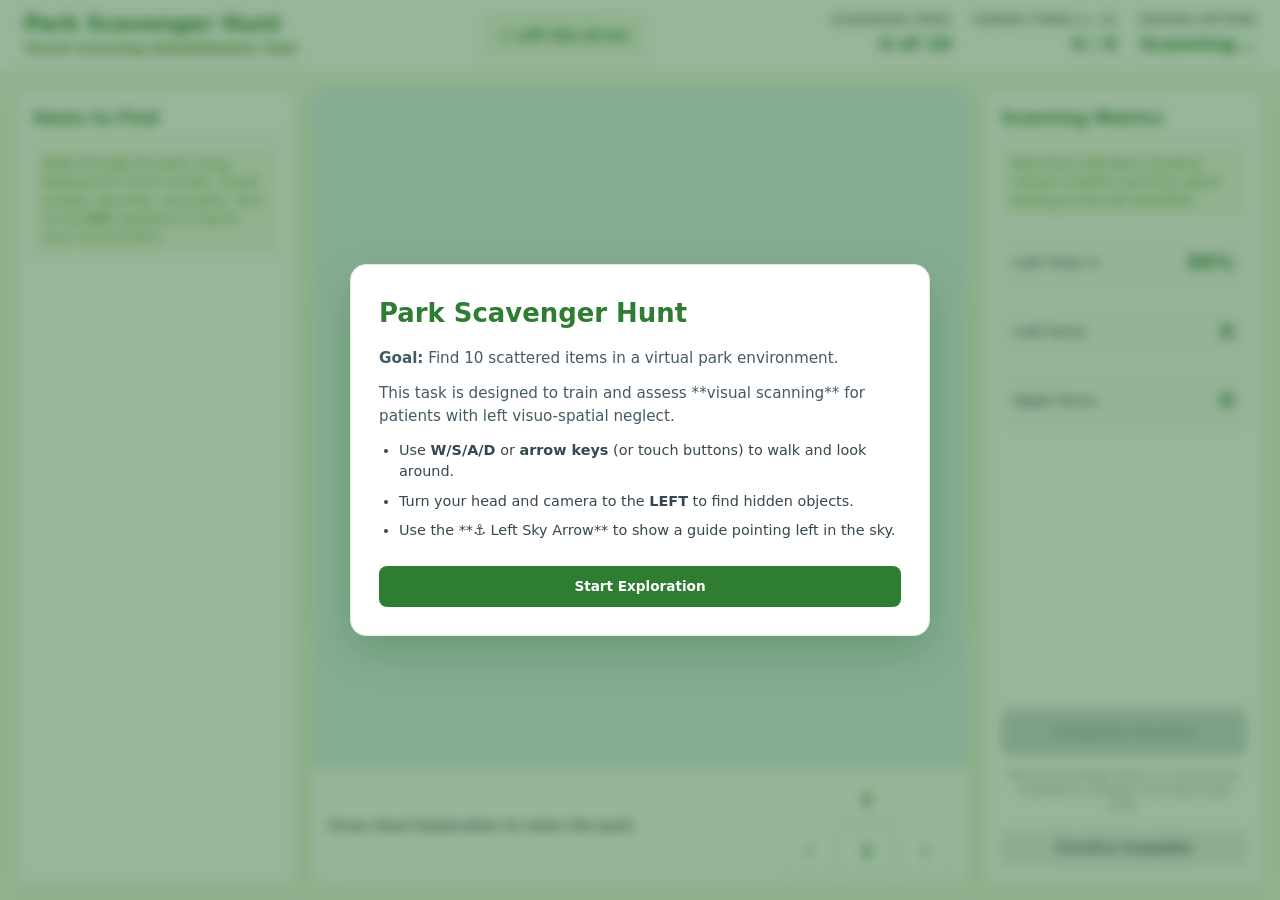
<file: apps/park-scavenger-hunt/index.html>
<!DOCTYPE html>
<html lang="en">
<head>
  <meta charset="UTF-8">
  <meta name="viewport" content="width=device-width, initial-scale=1.0">
  <title>Park Scavenger Hunt | Micro Apps Suite</title>
  <link rel="stylesheet" href="../../shared/theme.css">
  <link rel="stylesheet" href="./app.css">
</head>
<body>
  <div class="park-app" aria-live="polite">
    <header class="park-header">
      <div class="header-brand">
        <div class="brand">Park Scavenger Hunt</div>
        <div class="scenario-copy">Visual Scanning Rehabilitation Task</div>
      </div>
      
      <!-- Quick Control Tools -->
      <div class="rehab-tools">
        <button id="toggle-anchor-btn" class="btn-tool" type="button" aria-label="Toggle Visual Sky Guide">
          ⚓ Left Sky Arrow
        </button>
      </div>

      <div class="status-strip" aria-label="Task Status">
        <div>
          <span>Scavenger Items</span>
          <strong id="progress-count">0 of 10</strong>
        </div>
        <div>
          <span>Camera Turns (L / R)</span>
          <strong id="turns-ratio">0 / 0</strong>
        </div>
        <div id="status-box">
          <span>Viewing Pattern</span>
          <strong id="attention-rating">Scanning...</strong>
        </div>
      </div>
    </header>

    <main class="park-layout">
      <!-- Scavenger List Panel -->
      <aside class="task-panel" aria-label="Scavenger hunt list">
        <div class="panel-heading">
          <h2>Items to Find</h2>
        </div>
        <p class="task-note">Walk through the park using keyboard or touch arrows. Check bushes, benches, and paths. Turn to the <strong>left</strong> regularly to search your environment.</p>
        <div id="scavenger-list" class="scavenger-list"></div>
      </aside>

      <!-- 3D Park Scene -->
      <section class="scene-shell tab-visible" aria-label="3D Park Environment">
        <canvas id="park-canvas"></canvas>
        <div id="toast" class="toast hidden"></div>

        <!-- Selected / Inspected Product Panel -->
        <div id="item-panel" class="item-panel hidden" aria-label="Selected item">
          <button id="close-item-btn" class="item-panel__close" type="button" aria-label="Close item details">×</button>
          <div class="item-panel__meta" id="item-zone">Park Area</div>
          <h2 id="item-name">Item Name</h2>
          <p id="item-detail">Description</p>
          <button id="add-item-btn" class="btn-collect" type="button">Collect Item</button>
        </div>

        <div class="scene-footer">
          <div id="interaction-hint">Press Start Exploration to enter the park.</div>
          <!-- Rehabilitation friendly touch movement panel -->
          <div class="touch-controls" aria-label="Movement controls">
            <button type="button" data-control="turn-left" aria-label="Turn left">‹</button>
            <button type="button" data-control="forward" aria-label="Move forward">↑</button>
            <button type="button" data-control="turn-right" aria-label="Turn right">›</button>
            <button type="button" data-control="backward" aria-label="Move backward">↓</button>
          </div>
        </div>
      </section>

      <!-- Dashboard / Quick Stats Panel -->
      <aside class="stats-panel" aria-label="Real-time scanning metrics">
        <div class="panel-heading">
          <h2>Scanning Metrics</h2>
        </div>
        <p class="task-note">Real-time indicators showing camera rotation and time spent looking to the left hemifield.</p>
        
        <div class="metrics-grid">
          <div class="metric-card">
            <span>Left Time %</span>
            <strong id="left-time-percent">50%</strong>
          </div>
          <div class="metric-card">
            <span>Left Turns</span>
            <strong id="left-turn-count">0</strong>
          </div>
          <div class="metric-card">
            <span>Right Turns</span>
            <strong id="right-turn-count">0</strong>
          </div>
        </div>

        <div class="stats-footer">
          <button id="finish-btn" class="btn-finish" type="button" disabled>Complete Session</button>
          <p id="finish-help">Find all scavenger items, or use practice complete to analyze scanning results early.</p>
          <button id="practice-finish-btn" class="btn-secondary" type="button">Practice Complete</button>
        </div>
      </aside>
    </main>

    <!-- Mobile Navigation Tab Bar -->
    <nav class="mobile-tabs" aria-label="Mobile Navigation">
      <button class="mobile-tab-btn active" data-tab="explore" type="button">
        <span class="tab-icon">🌲</span>
        <span class="tab-label">Explore</span>
      </button>
      <button class="mobile-tab-btn" data-tab="checklist" type="button">
        <span class="tab-icon">📋</span>
        <span class="tab-label">Checklist</span>
      </button>
      <button class="mobile-tab-btn" data-tab="stats" type="button">
        <span class="tab-icon">📊</span>
        <span class="tab-label">Metrics</span>
      </button>
    </nav>
  </div>

  <!-- Instruction Splash Overlay -->
  <div id="intro-screen" class="overlay">
    <div class="card-modal intro-card">
      <h1>Park Scavenger Hunt</h1>
      <p><strong>Goal:</strong> Find 10 scattered items in a virtual park environment.</p>
      <p>This task is designed to train and assess **visual scanning** for patients with left visuo-spatial neglect.</p>
      <ul>
        <li>Use <strong>W/S/A/D</strong> or <strong>arrow keys</strong> (or touch buttons) to walk and look around.</li>
        <li>Turn your head and camera to the <strong>LEFT</strong> to find hidden objects.</li>
        <li>Use the **⚓ Left Sky Arrow** to show a guide pointing left in the sky.</li>
      </ul>
      <button id="start-btn" class="btn-collect" type="button">Start Exploration</button>
    </div>
  </div>

  <!-- Clinician Report Overlay -->
  <div id="report-screen" class="overlay hidden">
    <div class="card-modal report-card">
      <div class="report-header">
        <div>
          <h1>Clinician Session Report</h1>
          <p id="feedback-summary">Visual scanning metrics will appear here.</p>
        </div>
        <div class="star-score" id="star-score" aria-label="Visual scanning rating">--</div>
      </div>

      <div class="report-grid">
        <div class="result-tile">
          <span>Viewing Pattern</span>
          <strong id="res-neglect">—</strong>
        </div>
        <div class="result-tile">
          <span>Items Found</span>
          <strong id="res-items">0/10</strong>
        </div>
        <div class="result-tile">
          <span>Left vs Right Turns</span>
          <strong id="res-turns">0 / 0</strong>
        </div>
        <div class="result-tile">
          <span>Left-Side Time %</span>
          <strong id="res-left-time">50%</strong>
        </div>
      </div>

      <table id="res-table">
        <thead>
          <tr>
            <th>Clinical Metric</th>
            <th>Value</th>
            <th>Interpretation</th>
          </tr>
        </thead>
        <tbody id="res-body"></tbody>
      </table>

      <!-- Clinician Notes Entry Form -->
      <div class="clinician-notes-form">
        <label for="clinician-comment"><strong>Clinical observations & therapy goals:</strong></label>
        <textarea id="clinician-comment" placeholder="Note down spatial search behaviors, attention cues required, motor planning difficulty, or head-turn effort..."></textarea>
      </div>

      <div class="report-actions">
        <button class="btn-secondary" type="button" onclick="location.reload()">Try Again</button>
        <button id="download-csv-btn" class="btn-collect" type="button">Download Session CSV</button>
      </div>
    </div>
  </div>

  <script type="module" src="./app.js"></script>
</body>
</html>
</file>
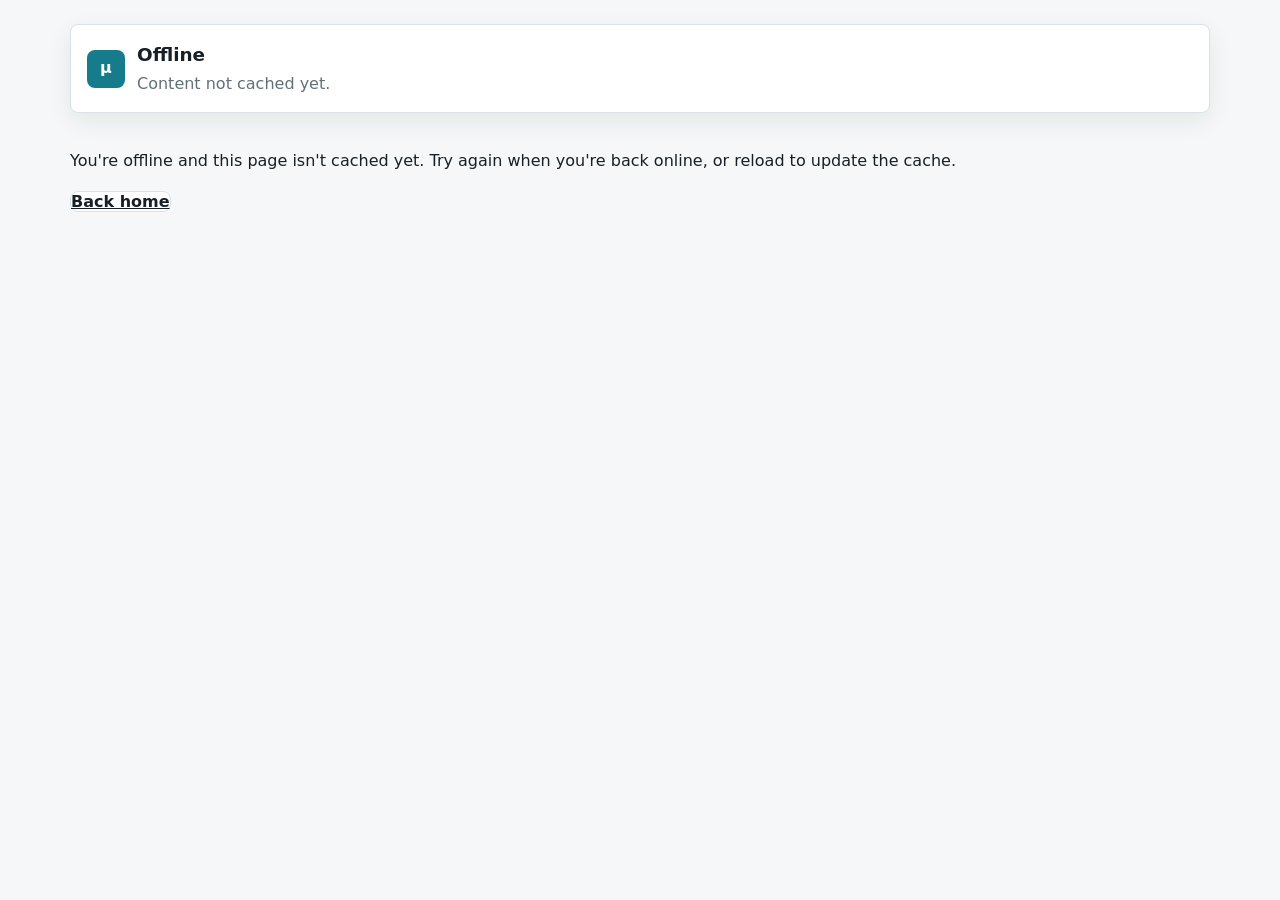
<file: offline/offline.html>
<!doctype html>
<html lang="en">
<head>
  <meta charset="utf-8" />
  <meta name="viewport" content="width=device-width, initial-scale=1" />
  <title>Offline | Micro Apps</title>
  <link rel="stylesheet" href="../shared/shell/shell.css" />
</head>
<body>
  <div class="app-frame">
    <header class="app-header">
      <div class="app-brand">
        <div class="app-logo">µ</div>
        <div class="app-meta">
          <h1>Offline</h1>
          <p>Content not cached yet.</p>
        </div>
      </div>
    </header>
    <main class="main-content">
      <article class="card">
        <p>You're offline and this page isn't cached yet. Try again when you're back online, or reload to update the cache.</p>
        <a class="button" href="../index.html">Back home</a>
      </article>
    </main>
  </div>
</body>
</html>
</file>
<file: shared/theme.css>
:root {
  color-scheme: light;
  --page: #f5f7f8;
  --surface: #ffffff;
  --surface-muted: #eef3f5;
  --surface-soft: #f8fafb;
  --text: #172026;
  --muted: #61717a;
  --line: #d9e2e6;
  --border: #d9e2e6;
  --line-strong: #b9c7ce;
  --accent: #167c8c;
  --accent-strong: #0f6673;
  --accent-600: #0f6673;
  --accent-700: #0b5360;
  --accent-soft: #e1f2f4;
  --good: #16794c;
  --warn: #a56516;
  --bad: #b42318;
  --pill: #eef3f5;
  --radius: 8px;
  --shadow: 0 8px 24px rgba(24, 39, 51, 0.08);
  --max-width: 1180px;
  font-family: Inter, ui-sans-serif, system-ui, -apple-system, BlinkMacSystemFont, "Segoe UI", sans-serif;
}

* {
  box-sizing: border-box;
}

body {
  margin: 0;
  min-height: 100vh;
  background: var(--page);
  color: var(--text);
  line-height: 1.55;
  -webkit-font-smoothing: antialiased;
}

button,
input,
select,
textarea {
  font: inherit;
}

button,
.button,
.btn,
.mia-btn {
  border-radius: var(--radius);
}

:focus-visible {
  outline: 3px solid rgba(22, 124, 140, 0.35);
  outline-offset: 3px;
}

.suite-app,
.viewport,
.container,
.main-layout {
  color: var(--text);
}

.suite-app {
  width: min(var(--max-width), calc(100% - 32px));
  margin: 0 auto;
  padding: 24px 0 40px;
}

.button,
.btn,
.mia-btn {
  appearance: none;
  min-height: 40px;
  border: 1px solid var(--line);
  background: var(--surface);
  color: var(--text);
  cursor: pointer;
  font-weight: 700;
}

.button.primary,
.btn-primary,
.btn.primary,
.mia-btn.primary,
.btn-checkout,
.finish-btn {
  background: var(--accent);
  border-color: var(--accent);
  color: #fff;
}

.button.secondary,
.btn-secondary,
.mia-btn.ghost {
  background: var(--surface-muted);
  border-color: var(--line);
  color: var(--text);
}

.card,
.task-card,
.mia-card,
.instruction-card,
.task-panel,
.modal,
.screen-content,
.reading-pane,
.composer,
.sidebar,
.menu-board,
.ticket-rail,
.station-info,
.paper-list,
.shop-floor,
.receipt {
  border-radius: var(--radius);
}

.helper,
.small,
.muted {
  color: var(--muted);
}

textarea,
input,
select {
  border-radius: var(--radius);
  border: 1px solid var(--line);
}

@media (max-width: 760px) {
  .suite-app {
    width: min(100% - 20px, var(--max-width));
    padding-top: 14px;
  }
}
</file>
<file: apps/brightwave-mobile-banking/app.css>
:root {
  --accent: #147f8f;
  --accent-strong: #0b6170;
  --bank-navy: #14213d;
  --bank-ink: #101828;
  --bank-soft: #f5f8fa;
  --bank-line: #d8e2e7;
  --good: #16794c;
  --warn: #a56516;
  --bad: #b42318;
}

main {
  display: flex;
  flex-direction: column;
  gap: clamp(12px, 1.8vw, 20px);
}

.hidden {
  display: none !important;
}

.bank-stage {
  min-height: calc(100vh - 64px);
}

.intro-screen {
  display: grid;
  place-items: center;
}

.intro-panel {
  width: min(100%, 1040px);
  display: grid;
  grid-template-columns: minmax(0, 1.1fr) minmax(280px, 0.72fr);
  gap: clamp(20px, 4vw, 48px);
  align-items: stretch;
  background: var(--surface);
  border: 1px solid var(--line);
  border-radius: var(--radius);
  box-shadow: var(--shadow);
  padding: clamp(22px, 4vw, 44px);
}

.intro-copy,
.intro-task-panel {
  display: flex;
  flex-direction: column;
  gap: 18px;
}

.brand-lockup,
.app-header h1 {
  display: inline-flex;
  align-items: center;
  gap: 10px;
  margin: 0;
  color: var(--bank-navy);
}

.brand-mark {
  display: inline-flex;
  align-items: center;
  justify-content: center;
  width: 36px;
  height: 36px;
  border-radius: 8px;
  background: var(--bank-navy);
  color: #fff;
  font-weight: 800;
  letter-spacing: 0;
}

.intro-copy h1 {
  max-width: 700px;
  margin: 0;
  font-size: clamp(2rem, 5vw, 3.6rem);
  line-height: 1.02;
  letter-spacing: 0;
  color: var(--bank-ink);
}

.intro-lead {
  max-width: 620px;
  margin: 0;
  font-size: clamp(1rem, 1.8vw, 1.2rem);
  color: var(--muted);
}

.scenario-note {
  display: grid;
  gap: 6px;
  max-width: 620px;
  padding: 14px;
  border-radius: var(--radius);
  border: 1px solid var(--bank-line);
  background: var(--bank-soft);
}

.scenario-note strong {
  color: var(--bank-navy);
}

.start-button {
  align-self: flex-start;
  min-height: 48px;
  padding: 0 20px;
}

.intro-task-panel {
  justify-content: center;
  padding: clamp(16px, 3vw, 24px);
  border: 1px solid var(--bank-line);
  border-radius: var(--radius);
  background: #fbfdfe;
}

.intro-task-panel h2 {
  margin: 0;
  font-size: 1.2rem;
}

.intro-task-list {
  margin: 0;
  padding-left: 1.3rem;
  display: grid;
  gap: 10px;
}

.intro-task-list li {
  padding-left: 4px;
}

.intro-task-panel p {
  margin: 0;
  color: var(--muted);
}

.practice-screen {
  display: flex;
  flex-direction: column;
  gap: 16px;
}

.control-bar {
  display: flex;
  flex-wrap: wrap;
  gap: 12px;
  align-items: center;
  background: var(--surface);
  border: 1px solid var(--line);
  border-radius: var(--radius);
  padding: 12px;
  box-shadow: var(--shadow);
}

.workspace-title {
  display: flex;
  flex-direction: column;
  margin-right: auto;
}

.workspace-title strong {
  color: var(--bank-ink);
}

.workspace-title span,
.quick-status {
  color: var(--muted);
  font-size: 0.9rem;
}

.view-toggle {
  display: inline-flex;
  align-items: center;
  gap: 4px;
  background: #edf5f7;
  border-radius: var(--radius);
  border: 1px solid #c6dce2;
  padding: 4px;
}

.view-toggle button {
  border: none;
  background: transparent;
  color: var(--muted);
  padding: 6px 14px;
  border-radius: 6px;
  font-weight: 700;
  cursor: pointer;
  white-space: nowrap;
}

.view-toggle button.active {
  background: white;
  color: var(--accent-strong);
  box-shadow: 0 4px 12px rgba(20, 127, 143, 0.16);
}

.layout {
  display: grid;
  grid-template-columns: minmax(0, 1fr);
  gap: clamp(14px, 2vw, 24px);
  align-items: flex-start;
}

@media (min-width: 1040px) {
  .layout {
    grid-template-columns: minmax(360px, 1.08fr) minmax(300px, 0.78fr);
  }
}

.device-shell {
  position: relative;
  margin: 0 auto;
  background: linear-gradient(145deg, #111827, #263244);
  border-radius: 30px;
  padding: 16px;
  box-shadow: 0 22px 44px rgba(17, 24, 39, 0.26);
  transition: width 0.25s ease, height 0.25s ease;
  display: flex;
  flex-direction: column;
  align-items: stretch;
  max-width: 100%;
}

.device-shell.phone {
  width: min(100%, clamp(310px, 72vw, 400px));
  height: clamp(620px, 88vh, 790px);
}

.device-shell.tablet {
  width: min(100%, clamp(560px, 88vw, 860px));
  height: clamp(560px, 84vh, 720px);
}

.device-shell::after {
  content: "";
  position: absolute;
  inset: 10px;
  border-radius: 24px;
  border: 1px solid rgba(255, 255, 255, 0.12);
  pointer-events: none;
}

.device-notch {
  height: 18px;
  width: 30%;
  background: #0b1020;
  border-radius: 0 0 14px 14px;
  margin: 0 auto 10px;
}

.app-surface {
  position: relative;
  background: #f7fafb;
  border-radius: 22px;
  padding: clamp(12px, 2vw, 20px);
  display: flex;
  flex-direction: column;
  gap: 12px;
  overflow: hidden;
  flex: 1;
  min-height: 0;
}

.status-bar,
.app-header,
.header-status,
.overview-meta {
  display: flex;
  align-items: center;
  justify-content: space-between;
  gap: 10px;
}

.status-bar {
  color: var(--bank-ink);
  font-size: 0.78rem;
  font-weight: 700;
}

.signals {
  display: flex;
  gap: 3px;
}

.signals span {
  width: 9px;
  height: 9px;
  border-radius: 50%;
  background: #aab8c2;
}

.signals span.active {
  background: #263244;
}

.app-header h1 {
  font-size: 1.05rem;
}

.app-header .brand-mark {
  width: 32px;
  height: 32px;
  font-size: 0.85rem;
}

.brand-name {
  color: var(--bank-navy);
}

.header-status {
  justify-content: flex-end;
  color: var(--muted);
  font-size: 0.78rem;
}

.secure-chip {
  color: var(--good);
  font-weight: 800;
}

.bank-overview {
  display: grid;
  gap: 12px;
  padding: 16px;
  border-radius: 14px;
  background: linear-gradient(145deg, var(--bank-navy), #0b6170);
  color: white;
}

.bank-overview div:first-child {
  display: grid;
  gap: 6px;
}

.bank-overview strong {
  font-size: clamp(1.7rem, 8vw, 2.45rem);
  line-height: 1;
}

.overview-meta {
  font-size: 0.8rem;
  color: rgba(255, 255, 255, 0.82);
}

.tab-nav {
  display: grid;
  grid-template-columns: repeat(3, minmax(0, 1fr));
  gap: 4px;
  background: #e8f1f4;
  padding: 4px;
  border-radius: 10px;
  border: 1px solid #d0e0e6;
}

.tab-nav button {
  border: none;
  background: transparent;
  padding: 9px 6px;
  border-radius: 8px;
  font-weight: 800;
  color: #37515b;
  display: flex;
  flex-direction: column;
  gap: 2px;
  align-items: center;
  justify-content: center;
  cursor: pointer;
}

.tab-nav button.active {
  background: white;
  color: var(--bank-navy);
  box-shadow: 0 5px 14px rgba(16, 24, 40, 0.12);
}

.tab-nav button span {
  font-size: 0.76rem;
  color: inherit;
}

.tab-nav button span + span {
  color: var(--muted);
  font-weight: 600;
}

.app-body {
  flex: 1;
  min-height: 0;
  display: flex;
  flex-direction: column;
  overflow: hidden;
  border-radius: 12px;
  background: white;
  border: 1px solid #dce6eb;
}

.tab-panel {
  display: none;
  padding: clamp(12px, 2vw, 18px);
  height: 100%;
  overflow-y: auto;
}

.tab-panel.active {
  display: block;
}

.panel-heading {
  display: flex;
  justify-content: space-between;
  gap: 12px;
  align-items: flex-start;
  margin-bottom: 12px;
}

.panel-heading h2 {
  margin: 0 0 2px;
  font-size: 1.05rem;
}

.panel-heading p {
  margin: 0;
  color: var(--muted);
  font-size: 0.86rem;
}

.panel-heading > span {
  flex: none;
  border-radius: 999px;
  padding: 4px 8px;
  background: #e8f7ef;
  color: var(--good);
  font-size: 0.74rem;
  font-weight: 800;
}

.cards-grid {
  display: grid;
  gap: 10px;
}

@media (min-width: 620px) {
  .cards-grid.cols-2 {
    grid-template-columns: repeat(2, minmax(0, 1fr));
  }
}

.account-card {
  background: white;
  border-radius: 8px;
  padding: 13px;
  border: 1px solid #d9e4e9;
  display: flex;
  flex-direction: column;
  gap: 7px;
  cursor: pointer;
  transition: border 0.2s ease, box-shadow 0.2s ease;
}

.account-card:hover,
.account-card.active {
  border-color: var(--accent);
  box-shadow: 0 10px 24px rgba(20, 127, 143, 0.12);
}

.account-card h3 {
  margin: 0;
  font-size: 0.95rem;
}

.account-card .balance {
  font-size: 1.25rem;
  font-weight: 850;
  color: var(--bank-navy);
}

.account-card .meta {
  display: grid;
  gap: 3px;
  font-size: 0.78rem;
  color: var(--muted);
}

.transactions-panel,
.form-card,
.list-card,
.task-card,
#sessionNotes,
#clinician-notes {
  border: 1px solid var(--line);
  border-radius: var(--radius);
  background: var(--surface);
}

.transactions-panel {
  margin-top: 10px;
  padding: 12px;
  display: flex;
  flex-direction: column;
  gap: 12px;
}

.filter-bar {
  display: flex;
  flex-wrap: wrap;
  gap: 8px;
  align-items: center;
}

.filter-bar select,
.filter-bar button {
  min-height: 38px;
}

.transaction-list,
.task-list,
#sessionTimeline {
  display: flex;
  flex-direction: column;
  gap: 8px;
}

.transaction-item {
  background: #fbfdfe;
  border-radius: 8px;
  padding: 10px;
  display: grid;
  gap: 4px;
  grid-template-columns: minmax(0, 1fr) auto;
  border: 1px solid #e0e9ee;
}

.transaction-item.pending {
  border-color: rgba(165, 101, 22, 0.6);
  background: #fff8eb;
}

.transaction-item .category {
  font-size: 0.78rem;
  color: var(--muted);
}

.transaction-item .amount {
  font-weight: 850;
  text-align: right;
}

.transaction-item .amount.debit {
  color: var(--bad);
}

.transaction-item .amount.credit {
  color: var(--good);
}

.transaction-item .details {
  grid-column: span 2;
  display: flex;
  justify-content: space-between;
  flex-wrap: wrap;
  gap: 6px;
  color: var(--muted);
  font-size: 0.78rem;
}

.spending-summary {
  background: #f8fbfc;
  border-radius: 8px;
  padding: 10px;
  border: 1px solid #dfebef;
}

.spending-summary h4 {
  margin: 0 0 6px;
}

.spending-summary ul {
  margin: 0;
  padding-left: 18px;
  display: grid;
  gap: 4px;
  font-size: 0.88rem;
}

.export-actions,
.tracker-actions {
  display: flex;
  flex-wrap: wrap;
  gap: 8px;
}

.form-card {
  background: #f8fbfc;
  padding: 12px;
  display: grid;
  gap: 9px;
}

.form-card h3,
.list-card h3,
.task-card h2,
#sessionNotes h2 {
  margin: 0;
  font-size: 1rem;
}

.form-card label {
  font-weight: 750;
  font-size: 0.86rem;
}

.form-card input,
.form-card select,
.form-card textarea,
#clinician-notes textarea {
  width: 100%;
  padding: 8px 10px;
  border-radius: var(--radius);
  border: 1px solid #bfccd3;
  background: white;
  color: var(--text);
}

.form-card button {
  justify-self: start;
}

.list-card {
  padding: 12px;
  display: grid;
  gap: 8px;
}

.list-item {
  display: flex;
  justify-content: space-between;
  align-items: center;
  gap: 10px;
  padding: 9px 0;
  border-bottom: 1px solid #e2ebef;
}

.list-item:last-child {
  border-bottom: none;
}

.list-item .meta {
  display: block;
  font-size: 0.8rem;
  color: var(--muted);
}

.list-item button {
  min-width: 104px;
}

aside[aria-label],
aside {
  min-width: 0;
}

.task-card,
#sessionNotes,
#clinician-notes {
  padding: 14px;
  box-shadow: var(--shadow);
  display: flex;
  flex-direction: column;
  gap: 12px;
}

.task-card .task-progress {
  font-weight: 850;
  color: var(--accent-strong);
}

.task-meter {
  height: 8px;
  overflow: hidden;
  border-radius: 999px;
  background: #e5eef2;
}

.task-meter span {
  display: block;
  width: 0;
  height: 100%;
  background: var(--accent);
  transition: width 0.25s ease;
}

.task-list,
#sessionTimeline {
  list-style: none;
  margin: 0;
  padding: 0;
}

.task-item {
  display: grid;
  grid-template-columns: auto auto minmax(0, 1fr);
  gap: 9px;
  align-items: flex-start;
  padding: 10px;
  border-radius: 8px;
  border: 1px solid var(--line);
  background: white;
  cursor: pointer;
}

.task-list li.active .task-item {
  border-color: var(--accent);
  background: #f0fbfd;
}

.task-list li.complete .task-item {
  border-color: rgba(22, 121, 76, 0.35);
  background: #eef8f2;
}

.task-item input[type="checkbox"] {
  width: 18px;
  height: 18px;
  margin: 2px 0 0;
  accent-color: var(--accent-strong);
}

.task-number {
  display: inline-flex;
  align-items: center;
  justify-content: center;
  width: 22px;
  height: 22px;
  border-radius: 999px;
  background: #e8f1f4;
  color: var(--accent-strong);
  font-size: 0.78rem;
  font-weight: 850;
}

.task-item span:last-child {
  display: flex;
  flex-direction: column;
  gap: 3px;
}

.task-item strong {
  font-size: 0.9rem;
  color: var(--bank-ink);
}

.task-item small {
  color: var(--muted);
  font-size: 0.78rem;
}

.prompt-area {
  border-radius: var(--radius);
  padding: 12px;
  background: #eef7f9;
  border: 1px solid #cfe4ea;
  color: var(--accent-strong);
  min-height: 44px;
}

.prompt-area.error {
  background: #fff1f0;
  border-color: rgba(180, 35, 24, 0.36);
  color: var(--bad);
}

.prompt-area.success {
  background: #edf8f2;
  border-color: rgba(22, 121, 76, 0.34);
  color: var(--good);
}

.prompt-area .next-step {
  display: block;
  font-size: 0.84rem;
  margin-top: 4px;
}

#sessionTimeline li {
  background: #f8fbfc;
  border: 1px solid #e0e9ee;
  border-radius: 8px;
  padding: 8px 10px;
  display: flex;
  flex-direction: column;
  gap: 3px;
}

#sessionTimeline li time {
  color: var(--accent-strong);
  font-size: 0.76rem;
  font-weight: 850;
}

#sessionTimeline li span {
  color: var(--bank-ink);
  font-size: 0.88rem;
}

#sessionTimeline li.empty {
  color: var(--muted);
  background: transparent;
  border-style: dashed;
}

.card-preview {
  background: linear-gradient(135deg, var(--bank-navy), #1a6c7b);
  color: white;
  padding: 16px;
  border-radius: 14px;
  display: grid;
  gap: 12px;
}

.card-preview .line {
  display: flex;
  justify-content: space-between;
  gap: 12px;
  font-size: 0.86rem;
  color: rgba(255, 255, 255, 0.86);
}

.card-preview .digits {
  font-size: 1.16rem;
  letter-spacing: 3px;
}

.limit-summary {
  background: #edf5f7;
  border-radius: 8px;
  padding: 7px 10px;
  font-size: 0.84rem;
  color: var(--bank-ink);
}

#clinician-notes textarea {
  resize: vertical;
  min-height: 96px;
}

@media (max-width: 820px) {
  .intro-panel {
    grid-template-columns: 1fr;
  }

  .control-bar {
    align-items: stretch;
  }

  .workspace-title,
  .quick-status,
  .view-toggle,
  .control-bar > .button {
    width: 100%;
  }

  .view-toggle {
    justify-content: stretch;
  }

  .view-toggle button {
    flex: 1;
  }
}

@media (max-width: 560px) {
  .suite-app {
    width: min(100% - 16px, var(--max-width));
  }

  .intro-panel {
    padding: 18px;
  }

  .device-shell.phone,
  .device-shell.tablet {
    width: min(100%, 390px);
    height: 720px;
  }

  .tab-nav button span + span {
    display: none;
  }

  .filter-bar > * {
    width: 100%;
  }
}
</file>
<file: apps/cafe-rush/app.css>
:root {
  color-scheme: light;
  --bg: #f4f7f8;
  --surface: #ffffff;
  --surface-soft: #f8fbfc;
  --text: #111827;
  --muted: #5f6f7a;
  --line: #d9e4e8;
  --teal: #087987;
  --teal-dark: #075968;
  --teal-soft: #e6f5f7;
  --amber: #f59e0b;
  --green: #178a43;
  --red: #c2413a;
  --shadow: 0 14px 34px rgba(20, 37, 47, 0.12);
  --radius: 8px;
}

body {
  margin: 0;
  background: var(--bg);
  color: var(--text);
}

.app-frame.cafe-rush {
  min-height: 100vh;
  display: grid;
  grid-template-rows: auto minmax(0, 1fr) auto;
  gap: 14px;
  padding: 14px;
}

.game-topbar,
.recipe-panel,
.orders-card,
.coach-card,
.goal-card,
.feedback-card,
.badges-card,
.modal {
  background: var(--surface);
  border: 1px solid var(--line);
  border-radius: var(--radius);
  box-shadow: var(--shadow);
}

.game-topbar {
  display: grid;
  grid-template-columns: minmax(260px, 1.1fr) minmax(520px, 2fr) auto;
  align-items: center;
  gap: 18px;
  padding: 12px 16px;
}

.brand-lockup {
  display: flex;
  align-items: center;
  gap: 14px;
  min-width: 0;
}

.brand-lockup h1 {
  margin: 0;
  font-size: 1.35rem;
  line-height: 1.05;
  letter-spacing: 0;
}

.brand-lockup p {
  margin: 4px 0 0;
  color: var(--muted);
}

.menu-glyph {
  width: 30px;
  height: 22px;
  display: grid;
  gap: 5px;
}

.menu-glyph::before,
.menu-glyph::after,
.menu-glyph {
  border-top: 3px solid var(--text);
  border-bottom: 3px solid var(--text);
}

.brand-cup {
  color: var(--teal);
  font-size: 2rem;
  line-height: 1;
}

.hud-grid {
  display: grid;
  grid-template-columns: repeat(6, minmax(72px, 1fr));
  align-items: stretch;
}

.hud-item {
  display: grid;
  gap: 2px;
  justify-items: center;
  padding: 0 12px;
  border-left: 1px solid var(--line);
}

.hud-item span,
.stat-label {
  color: var(--muted);
  font-size: 0.72rem;
  font-weight: 800;
  letter-spacing: 0.06em;
  text-transform: uppercase;
}

.hud-item strong {
  color: var(--teal-dark);
  font-size: 1.48rem;
  font-variant-numeric: tabular-nums;
  line-height: 1.1;
}

.hud-item.time strong,
.hud-item.streak strong {
  color: var(--amber);
}

.hud-item strong.danger {
  color: var(--red);
}

.top-actions {
  display: inline-flex;
  gap: 10px;
}

.icon-button {
  width: 44px;
  height: 44px;
  border: 0;
  border-radius: 50%;
  background: #eef2f5;
  color: var(--text);
  cursor: pointer;
  font-size: 1.1rem;
  font-weight: 900;
}

.icon-button:focus-visible,
button:focus-visible {
  outline: 3px solid color-mix(in oklab, var(--teal) 45%, white);
  outline-offset: 2px;
}

.game-shell {
  display: grid;
  grid-template-columns: minmax(260px, 0.78fr) minmax(520px, 1.85fr) minmax(300px, 0.92fr);
  gap: 14px;
  min-height: 0;
}

.recipe-panel,
.orders-panel {
  min-width: 0;
}

.recipe-panel {
  display: grid;
  grid-template-rows: auto minmax(0, 1fr) auto;
  overflow: hidden;
}

.panel-title {
  display: flex;
  align-items: center;
  gap: 8px;
  padding: 12px 16px;
  background: linear-gradient(180deg, #0b8192, #076979);
  color: white;
  font-size: 0.84rem;
  font-weight: 900;
  letter-spacing: 0.04em;
  text-transform: uppercase;
}

.recipe-list {
  display: grid;
  gap: 8px;
  overflow: auto;
  padding: 12px;
}

.recipe-card {
  display: grid;
  grid-template-columns: 76px 1fr;
  gap: 12px;
  align-items: center;
  min-height: 90px;
  padding: 10px;
  border: 1px solid var(--line);
  border-radius: var(--radius);
  background: var(--surface);
}

.recipe-card.active {
  border-color: var(--teal);
  box-shadow: inset 0 0 0 1px var(--teal);
}

.recipe-card strong {
  display: block;
  margin-bottom: 6px;
}

.recipe-card small {
  color: var(--muted);
  font-size: 0.78rem;
}

.drink-art {
  display: grid;
  place-items: center;
  min-height: 70px;
  border-right: 1px solid var(--line);
  font-size: 2rem;
}

.step-icons {
  display: flex;
  flex-wrap: wrap;
  gap: 6px;
  margin-bottom: 4px;
}

.step-icons span {
  display: grid;
  place-items: center;
  width: 28px;
  height: 28px;
  border: 1px solid var(--line);
  border-radius: 6px;
  background: var(--surface-soft);
}

.recipe-toggle {
  display: grid;
  grid-template-columns: auto 1fr auto;
  gap: 10px;
  align-items: center;
  padding: 14px 16px;
  border: 0;
  border-top: 1px solid var(--line);
  background: var(--surface);
  color: var(--text);
  cursor: pointer;
  font: inherit;
  text-align: left;
}

.bar-stage {
  position: relative;
  min-height: 560px;
  overflow: hidden;
  border-radius: var(--radius);
  background: #1f2933;
  box-shadow: var(--shadow);
}

.bar-photo {
  position: absolute;
  inset: 0;
  background:
    linear-gradient(180deg, rgba(255, 255, 255, 0.04), rgba(17, 24, 39, 0.16) 45%, rgba(17, 24, 39, 0.32)),
    url("./assets/bar-counter.png") center / cover;
}

.ticket-rail {
  position: absolute;
  top: 16px;
  left: 50%;
  z-index: 3;
  width: min(360px, calc(100% - 32px));
  height: 10px;
  display: flex;
  justify-content: center;
  transform: translateX(-50%);
  border-radius: 999px;
  background: linear-gradient(180deg, #d8e0e5, #8e9aa4);
  box-shadow: 0 8px 18px rgba(0, 0, 0, 0.18);
}

.ticket {
  position: absolute;
  top: 4px;
  width: min(260px, 86vw);
  padding: 20px 18px 16px;
  border: 1px solid #e2e8f0;
  background: white;
  color: #111827;
  box-shadow: 0 14px 24px rgba(0, 0, 0, 0.18);
  text-align: center;
  font-family: "Courier New", ui-monospace, monospace;
}

.ticket::after {
  content: "";
  position: absolute;
  left: 0;
  right: 0;
  bottom: -9px;
  height: 9px;
  background:
    linear-gradient(45deg, transparent 33%, white 33% 66%, transparent 66%),
    linear-gradient(-45deg, transparent 33%, white 33% 66%, transparent 66%);
  background-size: 10px 18px;
}

.ticket span {
  display: block;
  margin-bottom: 8px;
  padding-bottom: 5px;
  border-bottom: 2px solid #111827;
  color: #475569;
  font-size: 0.78rem;
  font-weight: 900;
  text-transform: uppercase;
}

.ticket h2 {
  margin: 0;
  font-size: 1.28rem;
  line-height: 1.08;
}

.build-scene {
  position: absolute;
  inset: 0;
  display: grid;
  place-items: center;
  padding: 96px 26px 154px;
}

.focus-board {
  position: absolute;
  top: 36px;
  right: 52px;
  padding: 14px 18px;
  border: 6px solid #3b271d;
  background: #171717;
  color: rgba(255, 255, 255, 0.7);
  font-size: 1.1rem;
  font-weight: 900;
  line-height: 1.25;
  text-align: center;
  text-transform: uppercase;
  transform: rotate(-1deg);
}

.cup-mat {
  position: relative;
  display: grid;
  place-items: center;
  width: min(46vw, 360px);
  height: 170px;
  border-radius: 12px;
  background: repeating-linear-gradient(90deg, rgba(0, 0, 0, 0.25) 0 8px, rgba(255, 255, 255, 0.04) 8px 10px);
  box-shadow: 0 20px 35px rgba(0, 0, 0, 0.26);
}

.cup {
  width: 132px;
  height: 160px;
  display: flex;
  align-items: flex-end;
  justify-content: center;
  padding: 10px 10px 14px;
  border: 4px solid rgba(255, 255, 255, 0.68);
  border-top-width: 7px;
  border-radius: 6px 6px 28px 28px;
  background: rgba(255, 255, 255, 0.42);
  box-shadow: inset 0 0 18px rgba(255, 255, 255, 0.5), 0 14px 22px rgba(0, 0, 0, 0.28);
  overflow: hidden;
  transition: width 0.18s ease, height 0.18s ease;
}

.cup.hot {
  width: 150px;
  height: 118px;
  border-radius: 12px 12px 24px 24px;
  background: rgba(255, 255, 255, 0.86);
}

.cup.iced {
  background: rgba(220, 243, 252, 0.48);
  border-color: rgba(232, 249, 255, 0.82);
}

.cup-contents {
  display: flex;
  flex-direction: column-reverse;
  gap: 2px;
  width: 100%;
  align-items: center;
}

.layer {
  width: 92%;
  min-height: 18px;
  display: grid;
  place-items: center;
  border-radius: 4px;
  color: white;
  font-size: 0.68rem;
  font-weight: 900;
  text-shadow: 0 1px 2px rgba(0, 0, 0, 0.32);
  animation: dropIn 0.12s ease;
}

.ing-cup,
.ing-iced-cup {
  background: rgba(255, 255, 255, 0.45);
  color: #344054;
  text-shadow: none;
}

.ing-esp { background: #4a2b1f; }
.ing-milk { background: #f5f7f8; color: #344054; text-shadow: none; border: 1px solid #d9e4e8; }
.ing-oat { background: #d8cbbb; color: #4b3425; text-shadow: none; }
.ing-water { background: #38bdf8; }
.ing-ice { background: #c8ebfb; color: #075985; text-shadow: none; }
.ing-van { background: #f8df65; color: #7a4a08; text-shadow: none; }
.ing-choc { background: #5c2d14; }

.pitcher {
  position: absolute;
  right: 76px;
  bottom: 174px;
  width: 72px;
  height: 96px;
  border-radius: 6px 6px 16px 16px;
  background: linear-gradient(90deg, #b8c1c8, #f8fafc 48%, #7d8791);
  box-shadow: 0 16px 28px rgba(0, 0, 0, 0.22);
}

.pitcher::after {
  content: "";
  position: absolute;
  right: -24px;
  top: 25px;
  width: 24px;
  height: 34px;
  border: 6px solid #9aa4ad;
  border-left: 0;
  border-radius: 0 18px 18px 0;
}

.sequence-lock {
  position: absolute;
  left: 50%;
  bottom: 150px;
  display: inline-flex;
  align-items: center;
  gap: 10px;
  max-width: min(80%, 520px);
  transform: translateX(-50%);
  padding: 12px 18px;
  border: 1px solid rgba(255, 255, 255, 0.28);
  border-radius: var(--radius);
  background: rgba(17, 24, 39, 0.86);
  color: white;
  box-shadow: 0 12px 24px rgba(0, 0, 0, 0.22);
}

.ingredient-dock {
  position: absolute;
  left: 24px;
  right: 24px;
  bottom: 52px;
  display: grid;
  grid-template-columns: repeat(9, minmax(48px, 1fr)) minmax(92px, 1.05fr);
  gap: 7px;
  padding: 10px;
  border: 1px solid rgba(217, 228, 232, 0.92);
  border-radius: var(--radius);
  background: rgba(255, 255, 255, 0.94);
  box-shadow: 0 12px 26px rgba(0, 0, 0, 0.18);
}

.ingredient-btn,
.serve-btn {
  min-height: 78px;
  border: 1px solid var(--line);
  border-radius: var(--radius);
  background: white;
  color: var(--text);
  cursor: pointer;
  font: inherit;
}

.ingredient-btn {
  display: grid;
  place-items: center;
  gap: 4px;
  padding: 8px 6px;
}

.ingredient-btn span {
  font-size: 1.72rem;
}

.ingredient-btn strong {
  font-size: 0.72rem;
  line-height: 1.1;
}

.ingredient-btn:active,
.serve-btn:active {
  transform: translateY(1px);
}

.serve-btn {
  background: var(--teal);
  color: white;
  border-color: var(--teal-dark);
  font-size: 0.78rem;
  font-weight: 900;
  text-transform: uppercase;
}

.stage-tip {
  position: absolute;
  left: 28px;
  right: 28px;
  bottom: 12px;
  margin: 0;
  color: white;
  text-align: center;
  text-shadow: 0 1px 4px rgba(0, 0, 0, 0.6);
}

.orders-panel {
  display: grid;
  grid-template-rows: minmax(0, 1fr) auto;
  gap: 14px;
}

.orders-card,
.coach-card {
  overflow: hidden;
}

.order-queue {
  display: grid;
  gap: 10px;
  padding: 12px;
  max-height: 430px;
  overflow: auto;
}

.order-card {
  display: grid;
  grid-template-columns: 38px 1fr;
  gap: 12px;
  padding: 12px;
  border: 1px solid var(--line);
  border-radius: var(--radius);
  background: var(--surface);
}

.order-card.active {
  border-color: var(--amber);
  background: #fffaf0;
}

.order-rank {
  display: grid;
  place-items: center;
  width: 32px;
  height: 32px;
  border-radius: 50%;
  background: var(--teal);
  color: white;
  font-weight: 900;
}

.order-card.active .order-rank {
  background: var(--amber);
}

.order-title {
  display: flex;
  justify-content: space-between;
  gap: 10px;
}

.order-title span {
  color: var(--amber);
  letter-spacing: 0.08em;
}

.order-main p {
  margin: 4px 0 10px;
  color: var(--muted);
  font-size: 0.88rem;
  overflow-wrap: anywhere;
}

.patience-row {
  display: flex;
  justify-content: space-between;
  color: var(--muted);
  font-size: 0.78rem;
}

.patience-track,
.goal-track {
  height: 7px;
  overflow: hidden;
  border-radius: 999px;
  background: #e8edf0;
}

.patience-track span,
.goal-track span {
  display: block;
  height: 100%;
  border-radius: inherit;
  background: var(--amber);
  transition: width 0.2s ease;
}

.coach-body {
  display: grid;
  grid-template-columns: auto 1fr;
  gap: 12px;
  align-items: start;
  padding: 16px;
}

.coach-icon {
  display: grid;
  place-items: center;
  width: 36px;
  height: 36px;
  border-radius: 50%;
  background: var(--teal-soft);
  color: var(--teal);
  font-size: 1.2rem;
}

.coach-body p {
  margin: 0;
  color: var(--text);
  line-height: 1.45;
}

.coach-dots {
  display: flex;
  justify-content: center;
  gap: 8px;
  padding: 0 0 12px;
}

.coach-dots span {
  width: 8px;
  height: 8px;
  border-radius: 50%;
  background: #cfd8de;
}

.coach-dots span:first-child {
  background: var(--teal);
}

.game-footer {
  display: grid;
  grid-template-columns: minmax(280px, 0.9fr) minmax(420px, 1.4fr) minmax(320px, 1fr);
  gap: 14px;
}

.goal-card,
.feedback-card,
.badges-card {
  padding: 16px;
}

.goal-head {
  display: flex;
  align-items: center;
  justify-content: space-between;
  gap: 12px;
  margin-bottom: 18px;
}

.goal-head strong {
  font-size: 0.98rem;
}

.goal-head span {
  color: var(--teal-dark);
  font-weight: 900;
}

.goal-track span {
  background: var(--teal);
}

.goal-card p {
  margin: 12px 0 0;
  color: var(--muted);
}

.feedback-card {
  display: grid;
  grid-template-columns: auto 1fr auto;
  gap: 16px;
  align-items: center;
  box-shadow: var(--shadow);
}

.feedback-card.success {
  background: #f1fbf3;
  border-color: #cfe8d5;
}

.feedback-card.error {
  background: #fff5f5;
  border-color: #f2caca;
}

.feedback-card.warning {
  background: #fffbeb;
  border-color: #f4d58a;
}

.feedback-mark {
  display: grid;
  place-items: center;
  width: 58px;
  height: 58px;
  border-radius: 50%;
  border: 3px solid currentColor;
  color: var(--teal);
  font-size: 2rem;
}

.feedback-card.success .feedback-mark,
.feedback-card.success .feedback-points {
  color: var(--green);
}

.feedback-card.error .feedback-mark,
.feedback-card.error .feedback-points {
  color: var(--red);
}

.feedback-card.warning .feedback-mark,
.feedback-card.warning .feedback-points {
  color: var(--amber);
}

.feedback-card p {
  margin: 5px 0 0;
  color: var(--muted);
}

.feedback-points {
  color: var(--teal);
  font-size: 1.55rem;
  font-weight: 900;
  font-variant-numeric: tabular-nums;
}

.combo-row {
  grid-column: 2 / 4;
  display: grid;
  grid-template-columns: auto minmax(100px, 1fr) auto;
  gap: 10px;
  align-items: center;
  color: var(--muted);
  font-size: 0.9rem;
}

.combo-meter {
  display: flex;
  gap: 4px;
}

.combo-meter span {
  flex: 1;
  height: 18px;
  border-radius: 4px;
  background: #e3eaee;
}

.combo-meter span.filled {
  background: #66bb5a;
}

.badges-card h2 {
  margin: 0 0 12px;
  color: var(--teal-dark);
  font-size: 0.95rem;
  letter-spacing: 0.04em;
  text-transform: uppercase;
}

.badge-preview,
.final-badges {
  display: grid;
  grid-template-columns: repeat(3, 1fr);
  gap: 10px;
}

.badge {
  display: grid;
  justify-items: center;
  gap: 5px;
  min-height: 96px;
  padding: 12px 8px;
  border: 1px solid var(--line);
  border-radius: var(--radius);
  background: var(--surface-soft);
  text-align: center;
}

.badge span {
  color: var(--amber);
  font-size: 1.8rem;
}

.badge strong {
  color: var(--teal-dark);
  font-size: 0.88rem;
}

.badge small {
  color: var(--muted);
}

.badge.earned {
  border-color: #bfe3cb;
  background: #f0fbf3;
}

.overlay {
  position: fixed;
  inset: 0;
  z-index: 20;
  display: grid;
  place-items: center;
  padding: 20px;
  background: rgba(244, 247, 248, 0.92);
  backdrop-filter: blur(3px);
}

.overlay.hidden {
  display: none;
}

.modal {
  width: min(100%, 520px);
  padding: 28px;
  text-align: center;
}

.modal h2 {
  margin: 0 0 10px;
  font-size: 1.75rem;
}

.modal p {
  color: var(--muted);
}

.instruction-grid {
  display: grid;
  gap: 8px;
  margin: 20px 0;
  text-align: left;
}

.instruction-grid span {
  padding: 10px 12px;
  border: 1px solid var(--line);
  border-radius: var(--radius);
  background: var(--surface-soft);
}

.primary-action,
.secondary-action {
  width: 100%;
  min-height: 48px;
  border-radius: var(--radius);
  cursor: pointer;
  font: inherit;
  font-weight: 900;
}

.primary-action {
  border: 1px solid var(--teal-dark);
  background: var(--teal);
  color: white;
}

.secondary-action {
  border: 1px solid var(--line);
  background: white;
  color: var(--teal-dark);
}

.final-score {
  color: var(--teal);
  font-size: 4rem;
  font-weight: 900;
  line-height: 1;
}

.results-grid {
  display: grid;
  grid-template-columns: repeat(2, 1fr);
  gap: 10px;
  margin: 18px 0;
}

.results-grid div {
  display: grid;
  gap: 4px;
  padding: 12px;
  border-radius: var(--radius);
  background: var(--surface-soft);
}

.results-grid span {
  color: var(--muted);
  font-size: 0.78rem;
}

.results-grid strong {
  font-size: 1.1rem;
}

.final-badges {
  grid-template-columns: repeat(2, 1fr);
  margin-bottom: 16px;
}

.modal-actions {
  display: grid;
  gap: 10px;
}

@keyframes dropIn {
  from {
    transform: translateY(-24px);
    opacity: 0;
  }

  to {
    transform: translateY(0);
    opacity: 1;
  }
}

@media (prefers-reduced-motion: reduce) {
  *,
  *::before,
  *::after {
    animation-duration: 0.01ms !important;
    scroll-behavior: auto !important;
    transition-duration: 0.01ms !important;
  }
}

@media (max-width: 1180px) {
  .app-frame.cafe-rush {
    grid-template-rows: auto auto auto;
  }

  .game-topbar,
  .game-shell,
  .game-footer {
    grid-template-columns: 1fr;
  }

  .hud-grid {
    grid-template-columns: repeat(3, 1fr);
  }

  .bar-stage {
    min-height: 620px;
  }

  .ingredient-dock {
    grid-template-columns: repeat(5, 1fr);
  }

  .serve-btn {
    grid-column: span 5;
  }
}

@media (max-width: 720px) {
  .app-frame.cafe-rush {
    padding: 8px;
    gap: 10px;
  }

  .game-topbar {
    gap: 12px;
  }

  .brand-lockup {
    align-items: flex-start;
  }

  .hud-grid {
    grid-template-columns: repeat(2, 1fr);
  }

  .hud-item {
    border-left: 0;
    border-top: 1px solid var(--line);
    padding-top: 8px;
  }

  .bar-stage {
    min-height: 720px;
  }

  .build-scene {
    padding: 88px 16px 270px;
  }

  .focus-board,
  .pitcher {
    display: none;
  }

  .cup-mat {
    width: min(88vw, 330px);
  }

  .sequence-lock {
    bottom: 272px;
    width: calc(100% - 32px);
  }

  .ingredient-dock {
    left: 12px;
    right: 12px;
    bottom: 56px;
    grid-template-columns: repeat(3, 1fr);
  }

  .ingredient-btn {
    min-height: 70px;
  }

  .serve-btn {
    grid-column: span 3;
    min-height: 54px;
  }

  .stage-tip {
    left: 12px;
    right: 12px;
    font-size: 0.86rem;
  }

  .feedback-card,
  .combo-row,
  .badge-preview,
  .final-badges,
  .results-grid {
    grid-template-columns: 1fr;
  }

  .feedback-points {
    justify-self: start;
  }
}
</file>
<file: apps/emergency-call-simulator/app.css>
.suite-header {display:flex;justify-content:space-between;align-items:center;gap:16px;padding:20px max(24px,calc((100vw - 1180px)/2));border-bottom:1px solid var(--line);background:var(--surface)}
.suite-link {color:var(--accent-strong);font-size:14px;font-weight:700;text-decoration:none}
.training {display:flex;align-items:center;gap:8px;font-size:13px;font-weight:650;color:var(--accent-strong)}
.training>span {width:7px;height:7px;border-radius:50%;background:var(--accent)}
.heading-row {display:flex;justify-content:space-between;align-items:center;margin:12px 0 28px;gap:24px}
.eyebrow {text-transform:uppercase;letter-spacing:.12em;font-size:11px;font-weight:750;color:var(--accent-strong);margin:0 0 8px}
h1 {font-size:clamp(26px,3vw,38px);font-weight:650;letter-spacing:-.045em;line-height:1.15;margin:0 0 12px}
h2 {font-size:23px;line-height:1.3;letter-spacing:-.025em;margin:0 0 12px} h3 {font-size:18px}
.intro {margin:0;color:var(--muted);font-size:16px}.session-label {font-size:48px;line-height:1;font-weight:750;letter-spacing:-.06em;color:var(--accent-strong);border-left:1px solid var(--line-strong);padding-left:32px}.session-label span{display:block;font-size:13px;letter-spacing:.05em;font-weight:600;margin-top:8px}
.clinician-panel {background:var(--surface);border:1px solid var(--line);border-radius:var(--radius);margin-bottom:16px}
summary {padding:16px 20px;cursor:pointer;font-weight:650} summary>span {font-size:13px;color:var(--muted);margin-left:18px;font-weight:400}
fieldset {border:0;margin:0;padding:4px 20px 16px;min-width:0}.settings-grid {display:grid;grid-template-columns:repeat(3,minmax(0,1fr));gap:16px 24px}
label {display:flex;flex-direction:column;gap:6px;font-size:14px;font-weight:600}input,select {min-width:0;width:100%;padding:10px 12px;min-height:44px;background:var(--surface);color:var(--text);font-size:16px}input[type=checkbox] {width:20px;min-height:20px;height:20px;margin:0;flex-shrink:0;accent-color:var(--accent)}
.checks {display:flex;flex-direction:column;gap:10px;padding-top:4px}.checks label,.consent,.export-controls label {flex-direction:row;align-items:flex-start;font-weight:400;gap:10px}.connection-settings {margin-top:20px;border-top:1px solid var(--line)}.connection-settings summary {padding-left:0}.connection-settings label {margin-bottom:14px;max-width:720px}.helper {font-size:13px;line-height:1.6}.clinical-note {padding:12px 20px;margin:0;background:var(--surface-soft);color:var(--muted);font-size:13px;border-radius:0 0 8px 8px}.status {min-height:26px;margin:8px 0 12px;font-size:14px;color:var(--muted)}.status.error {padding:14px 18px;border-left:3px solid var(--bad);background:#fff0ec;color:#84261c}
.practice-layout {display:grid;grid-template-columns:minmax(300px,430px) 1fr;gap:72px;align-items:start}.preparation {padding-top:12px}.scenario-card {border-top:3px solid var(--accent);background:var(--surface);padding:26px 28px;border-radius:0 0 12px 12px;box-shadow:0 3px 14px #1e374005}.card-label {font-size:12px;font-weight:700;color:var(--accent-strong);display:flex;justify-content:space-between;gap:12px;margin-bottom:20px}.card-label span {font-weight:400;color:var(--muted);font-size:11px}#scenario-description {color:var(--muted);font-size:15px}.scenario-card dl {margin-bottom:0}.scenario-card dt {font-size:12px;text-transform:uppercase;letter-spacing:.06em;color:var(--muted);margin:18px 0 4px;font-weight:650}.scenario-card dd {margin:0;font-size:15px;line-height:1.6}.orientation {padding:24px 0}.orientation h2 {font-size:20px}.orientation p {font-size:14px;line-height:1.7}.consent {font-size:14px;line-height:1.6;padding:10px 0 20px}.button {padding:10px 18px;min-height:46px;font-size:15px}.button:hover:not(:disabled) {border-color:var(--accent);filter:brightness(.97)}button {touch-action:manipulation}button:disabled {cursor:default;opacity:.45}.button.large {min-height:52px;width:100%;display:flex;justify-content:space-between;align-items:center;font-size:17px}.button.stop {color:var(--bad);border-color:#dfb5ae;background:#fff8f6}.real-emergency {border:0;background:transparent;text-decoration:underline;text-underline-offset:3px;font-size:13px;cursor:pointer;padding:12px 0;color:var(--bad);min-height:44px}.control-row {display:flex;gap:12px;flex-wrap:wrap}.practice-controls {padding:20px 0}.practice-controls>.button {margin:12px 8px 0 0}.mic-status {font-size:14px;font-weight:650;color:var(--accent-strong)}.scenario-change {padding:16px;background:#fff6d9;border-radius:8px;margin-top:20px;font-weight:600}.notes-hidden {padding:24px;border:1px dashed var(--line-strong);border-radius:8px;color:var(--muted)}
.phone-stage {display:flex;flex-direction:column;align-items:center;padding-bottom:20px}.device-switch {display:flex;background:#e6edef;border-radius:10px;padding:4px;gap:3px;margin:0 0 22px}.device-switch button {border:0;background:transparent;color:var(--muted);font-size:14px;padding:9px 24px;border-radius:7px;min-height:42px;cursor:pointer}.device-switch button.selected {background:var(--surface);color:var(--text);box-shadow:0 1px 4px #253e4214;font-weight:650}.phone {--phone-ink:#fff;--phone-bg:#111d30;position:relative;width:344px;height:698px;border:7px solid #252a30;border-radius:51px;background:var(--phone-bg);color:var(--phone-ink);overflow:hidden;font-family:system-ui,-apple-system,sans-serif;box-shadow:0 0 0 1px #677079,0 20px 50px #132e3926,0 3px 6px #0003;isolation:isolate}.status-bar {position:relative;height:52px;display:flex;align-items:center;justify-content:space-between;padding:0 22px;font-size:13px;font-weight:650;z-index:2}.camera-island {position:absolute;top:8px;left:50%;transform:translateX(-50%);width:97px;height:27px;border-radius:24px;background:#08090c}.phone-indicators {display:flex;align-items:center;gap:4px;font-size:10px;letter-spacing:-1px}.phone-indicators svg {width:18px;height:13px;fill:none;stroke:currentColor;stroke-width:1.5}.phone-view {position:absolute;inset:52px 0 20px}.home-view {background:radial-gradient(ellipse at 95% 65%,#517683,transparent 70%),radial-gradient(ellipse at 5% 12%,#2c4974,transparent 60%),linear-gradient(145deg,#142443,#344f65 60%,#1a3646);inset:0;padding:72px 20px 20px}.home-date {text-align:center;font-size:13px;color:#e0e8f1}.home-widget {margin:28px 8px 30px;line-height:1.25}.home-widget>span {font-size:17px;font-weight:350;color:#d5e4ee}.home-widget strong {display:block;font-weight:550;font-size:26px;letter-spacing:-.03em}.app-grid {display:grid;grid-template-columns:repeat(4,1fr);gap:23px 13px}.app-icon {border:0;padding:0;background:transparent;color:white;text-align:center;font-size:10px;display:flex;flex-direction:column;align-items:center;gap:6px}.app-icon:disabled {opacity:1}.icon-art,.dock-icon {width:54px;height:54px;border-radius:13px;display:flex;align-items:center;justify-content:center;background:#376fb4;color:white}.icon-art svg,.dock-icon svg {width:32px;height:32px}.app-icon.photos .icon-art {background:#f7f8fa;color:#c9386b}.app-icon.camera .icon-art {background:#d4d8dc;color:#30363c}.app-icon.calendar .icon-art {background:#fff;color:#ca322c}.app-icon.maps .icon-art {background:#e9f3de;color:#298855}.app-icon.clock .icon-art {background:#171c26;color:white}.app-icon.settings .icon-art {background:#b6c0cb;color:#293441}.app-icon.mail .icon-art {background:#2776cd}.dock {position:absolute;bottom:24px;left:14px;right:14px;display:flex;justify-content:space-around;align-items:center;background:#dfe7f131;padding:12px 6px;border-radius:27px;backdrop-filter:blur(12px)}.phone-icon .icon-art,.dock-icon {background:#27b952}.phone-icon {cursor:pointer}.phone-icon .icon-art svg {fill:white;stroke:white;width:29px;height:29px}.browser-icon {background:#f3f7ff;color:#288cd8}.music-icon {background:#e94367}.home-indicator {position:absolute;z-index:4;bottom:8px;left:50%;transform:translateX(-50%);width:110px;height:4px;border-radius:5px;background:var(--phone-ink)}.phone-guidance {text-align:center;color:var(--muted);font-size:13px;max-width:350px;margin-top:22px}.dialler-view {background:#fff;color:#111}.phone:has(.dialler-view:not([hidden])) {--phone-ink:#111;--phone-bg:#fff}.dialler-top {display:flex;justify-content:space-between;padding:12px 22px;align-items:center;font-size:13px;color:#525862}.dialler-top button {border:0;background:transparent;color:#126cb5;min-height:44px;font-size:14px;cursor:pointer}.dialled {display:block;text-align:center;min-height:70px;padding:14px 10px 4px;font-size:34px;letter-spacing:.04em}.dial-error {min-height:38px;color:#a72a21;text-align:center;font-size:12px;line-height:1.4;margin:0 24px}.keypad {display:grid;grid-template-columns:repeat(3,68px);justify-content:center;gap:13px 24px;margin:12px 0 18px}.key {width:68px;height:68px;border:0;border-radius:50%;background:#e8e9eb;color:#131416;font-size:29px;line-height:1;cursor:pointer;font-weight:400;display:flex;flex-direction:column;justify-content:center;align-items:center;gap:4px}.key small {font-size:9px;font-weight:650;letter-spacing:1.8px;min-height:10px}.key:active {background:#cbd0d5}.dial-actions {display:grid;grid-template-columns:repeat(3,68px);gap:24px;align-items:center;justify-content:center}.call-button {border:0;background:#27b952;color:white;width:68px;height:68px;border-radius:50%;display:flex;align-items:center;justify-content:center;cursor:pointer}.call-button svg {width:30px;height:30px;fill:currentColor}.delete-button {border:0;background:transparent;width:55px;height:55px;display:grid;place-items:center;cursor:pointer;color:#4d5156}.delete-button svg {width:25px;height:25px}.dialler-nav {display:flex;justify-content:space-around;color:#696e73;font-size:11px;position:absolute;bottom:15px;left:0;right:0}.dialler-nav strong {color:#0874cc;font-weight:600}.call-view {text-align:center;background:radial-gradient(ellipse at 50% 30%,#36495d,#17232f 80%);inset:0;padding:75px 24px 24px}.call-stage {font-size:13px;color:#d4dde6;margin:0 0 12px}.call-view h2 {font-size:48px;font-weight:350;letter-spacing:0;margin:0}.call-view #call-name {margin:4px 0;color:#d4dde6;font-size:16px}.call-duration {font-variant-numeric:tabular-nums;font-size:16px;margin:10px 0 25px}.call-avatar {width:100px;height:100px;margin:22px auto;border-radius:50%;background:#d4dde617;display:grid;place-items:center}.call-avatar svg {width:45px;height:45px}.voice-bars {height:30px;display:flex;align-items:center;justify-content:center;gap:5px;margin-bottom:25px}.voice-bars i {width:4px;height:7px;background:#91d6cf;border-radius:5px}.voice-bars.speaking i {animation:voice 800ms ease-in-out infinite alternate}.voice-bars i:nth-child(2),.voice-bars i:nth-child(4) {animation-delay:200ms}.voice-bars i:nth-child(3) {animation-delay:400ms}.call-tools {display:flex;gap:40px;justify-content:center;margin:0 0 30px}.call-tools button {border:0;background:none;color:white;font-size:12px;display:flex;flex-direction:column;align-items:center;gap:7px;cursor:pointer}.call-tools button>span {width:60px;height:60px;background:#ffffff24;border-radius:50%;display:grid;place-items:center}.call-tools svg {width:25px;height:25px}.call-tools button[aria-pressed=true]>span {background:white;color:#273544}.end-call {margin:0 auto;background:#e64440}.end-call svg {transform:rotate(135deg)}.call-training {font-size:11px;color:#bdcbd7}.android {border-radius:35px;border-color:#303632}.android .camera-island {width:13px;height:13px;top:15px;background:#0a1014}.android .home-view {background:radial-gradient(ellipse at 100% 10%,#b2cbbb 0 34%,transparent 34.2%),radial-gradient(ellipse at 0 85%,#6a9180 0 45%,transparent 45.2%),#3e6858}.android .home-widget {margin-top:45px}.android .icon-art,.android .dock-icon {border-radius:50%}.android .dock {background:#dce8d8c9;border-radius:40px}.android .key {background:#e5ebdf;border-radius:26px}.android .call-button {background:#1f7048}.android .end-call {background:#c53b35}.android .dialler-view,.android:has(.dialler-view:not([hidden])) {--phone-bg:#f6f8f1;background:#f6f8f1}.android .call-view {background:#243d32}.android .phone-home {color:white}.android .dialler-nav {font-size:12px}.safety-alert {padding:24px;background:#fff0ec;border:1px solid #dfb5ae;color:#84261c;border-radius:8px;margin-bottom:24px}.safety-alert p {margin-bottom:0}.caption-panel {max-width:900px;margin:20px auto;padding:24px;background:var(--surface);border:1px solid var(--line);border-radius:8px}.caption-panel h2 {font-size:19px}#captions-output {max-height:220px;overflow:auto}#captions-output p {font-size:16px;margin:8px 0}#captions-output strong {color:var(--accent-strong);font-size:12px}.review {margin:24px 0;padding:32px;background:var(--surface);border:1px solid var(--line);border-radius:12px}.review h2 {font-size:30px}.review-metrics {display:grid;grid-template-columns:repeat(4,1fr);margin:24px 0;border-top:1px solid var(--line);border-bottom:1px solid var(--line)}.metric {padding:20px 12px}.metric strong {display:block;font-size:24px;font-weight:600;color:var(--accent-strong)}.metric span {font-size:12px;color:var(--muted)}.observation {display:grid;grid-template-columns:1fr minmax(150px,220px);gap:16px;align-items:center;padding:16px 0;border-bottom:1px solid var(--line)}.observation p {font-size:14px;margin:4px 0;color:var(--muted)}.observation small {font-size:12px;color:var(--muted)}.review-ratings {margin:24px 0;grid-template-columns:1fr 1fr}.review .clinical-note {padding:16px;margin:24px 0}.export-controls {padding-top:24px;border-top:1px solid var(--line);margin-top:24px}.export-controls label {margin:12px 0}footer {margin-top:48px;padding-top:24px;border-top:1px solid var(--line);font-size:12px;color:var(--muted);display:flex;gap:20px;justify-content:space-between}footer a {color:var(--accent-strong)}.sr-only {position:absolute;width:1px;height:1px;overflow:hidden;clip:rect(0,0,0,0);white-space:nowrap}.skip-link {position:absolute;left:16px;top:-100px;z-index:10;padding:12px;background:white}.skip-link:focus {top:10px}[hidden] {display:none!important}button:focus-visible,a:focus-visible {outline:3px solid #168faa;outline-offset:4px}.phone button:focus-visible {outline-color:#e4ae32}.paused .voice-bars i {animation:none}
@keyframes voice {to {height:25px}}
@media(max-width:900px) {.practice-layout {gap:32px;grid-template-columns:minmax(280px,1fr) 360px}.settings-grid {grid-template-columns:1fr 1fr}.scenario-card {padding:22px}}
@media(max-width:720px) {.suite-header {padding:16px;align-items:flex-start;flex-direction:column;gap:8px}.heading-row {margin:12px 0 24px}.session-label {display:none}.practice-layout {grid-template-columns:1fr;gap:12px}.phone-stage {order:2}.preparation {order:1}.settings-grid {grid-template-columns:1fr}.phone {width:330px;height:682px}.phone-guidance {max-width:300px}summary>span {display:block;margin-left:0;margin-top:4px}.review {padding:22px 18px}.review-metrics {grid-template-columns:1fr 1fr}.observation {grid-template-columns:1fr}.review-ratings {grid-template-columns:1fr}.scenario-card {padding:22px}.training {font-size:12px}footer {flex-direction:column;gap:8px}.phone-stage {max-width:100%}}
@media(max-width:360px) {.phone {width:300px;height:650px;border-width:6px}.home-view {padding-left:15px;padding-right:15px}.icon-art,.dock-icon {width:48px;height:48px}.keypad {gap:10px 19px;margin-top:0}.key {width:64px;height:64px}.keypad,.dial-actions {grid-template-columns:repeat(3,64px);column-gap:19px}.dialled {min-height:56px}.call-view {padding-top:65px}.call-avatar {margin:14px auto}.voice-bars {margin-bottom:14px}.home-widget {margin-bottom:24px}.app-grid {gap:18px 10px}}
@media(prefers-reduced-motion:reduce) {*,*::before,*::after {animation:none!important;scroll-behavior:auto!important;transition:none!important}}
html {scrollbar-gutter:stable;--scroll-thumb:#9baeb7;--scroll-track:#eef3f5;scrollbar-color:var(--scroll-thumb) var(--scroll-track);scrollbar-width:auto}
* {scrollbar-color:var(--scroll-thumb) var(--scroll-track);scrollbar-width:auto}
*::-webkit-scrollbar {width:12px;height:12px}*::-webkit-scrollbar-track {background:var(--scroll-track)}*::-webkit-scrollbar-thumb {background:var(--scroll-thumb);border:3px solid var(--scroll-track);border-radius:8px}*::-webkit-scrollbar-thumb:hover {background:var(--muted)}*::-webkit-scrollbar-thumb:active {background:var(--accent-strong)}
@media(forced-colors:active) {* {scrollbar-color:auto}}
.suite-header {position:sticky;top:0;z-index:6;min-height:66px}
.suite-header .button {margin-left:auto;font-size:14px;min-height:44px;padding:8px 16px}
.scenario-card dd,#scenario-description,.orientation p,.consent {font-size:16px}
@media(max-width:720px) {.suite-header {display:grid;grid-template-columns:1fr auto;gap:6px 12px}.suite-link {grid-column:1}.training {grid-column:1;grid-row:2}.suite-header .button {grid-column:2;grid-row:1 / 3}.suite-header .button {padding:8px 12px}}
.phone {max-width:100%}.phone-stage {min-width:0}.review {scroll-margin-top:110px}
@media(max-width:720px) {.practice-layout {grid-template-columns:minmax(0,1fr)}.suite-header {grid-template-columns:minmax(0,1fr) auto}.training {min-width:0}}
</file>
<file: apps/emotion-chats/app.css>
:root {
  --chat-green: #128c7e;
  --chat-green-dark: #075e54;
  --chat-mint: #dcf8c6;
  --chat-ink: #111827;
  --chat-muted: #667781;
  --chat-wall: #eef4f2;
}

.emotion-app {
  display: flex;
  flex-direction: column;
  gap: 16px;
}

.sr-only {
  position: absolute;
  width: 1px;
  height: 1px;
  padding: 0;
  margin: -1px;
  overflow: hidden;
  clip: rect(0, 0, 0, 0);
  white-space: nowrap;
  border: 0;
}

.control-card,
.step,
.feedback-step {
  background: var(--surface);
  border: 1px solid var(--line);
  border-radius: var(--radius);
  box-shadow: var(--shadow);
}

.app-titlebar {
  display: flex;
  align-items: center;
  justify-content: space-between;
  gap: 16px;
  padding: 2px 0 14px;
  border-bottom: 1px solid var(--line);
}

.brand-title {
  display: flex;
  align-items: center;
  gap: 16px;
  min-width: 0;
}

.brand-bubble {
  flex: 0 0 auto;
  width: 42px;
  height: 42px;
  border-radius: 50%;
  background: var(--chat-green);
  position: relative;
}

.brand-bubble::before {
  content: "";
  position: absolute;
  inset: 10px 9px 13px;
  border-radius: 999px;
  background: white;
}

.brand-bubble::after {
  content: "";
  position: absolute;
  left: 13px;
  bottom: 10px;
  width: 10px;
  height: 10px;
  background: white;
  clip-path: polygon(0 0, 100% 0, 0 100%);
}

.app-titlebar h1 {
  margin: 0;
  font-size: clamp(1.45rem, 2.6vw, 2rem);
  line-height: 1.05;
  letter-spacing: 0;
}

.app-titlebar p {
  margin: 4px 0 0;
  color: var(--muted);
}

.session-status {
  display: inline-flex;
  align-items: center;
  gap: 10px;
  flex-wrap: wrap;
  justify-content: flex-end;
  color: var(--chat-green-dark);
  font-weight: 750;
}

.session-status span {
  border-radius: 999px;
  background: #e8f6f4;
  padding: 6px 10px;
}

.session-status span:empty {
  display: none;
}

.app-grid {
  display: grid;
  grid-template-columns: minmax(430px, 0.92fr) minmax(520px, 1.08fr);
  gap: clamp(22px, 3vw, 44px);
  align-items: start;
}

.phone-area {
  display: grid;
  justify-items: center;
  min-width: 0;
}

.phone-shell {
  width: min(100%, 520px);
  min-height: 800px;
  background: #111827;
  border-radius: 34px;
  padding: 16px;
  box-shadow: 0 26px 52px rgba(17, 24, 39, 0.26);
  position: relative;
}

.phone-shell::after {
  content: "";
  position: absolute;
  inset: 10px;
  border: 1px solid rgba(255, 255, 255, 0.14);
  border-radius: 28px;
  pointer-events: none;
}

.phone-notch {
  width: 34%;
  height: 18px;
  margin: 0 auto 10px;
  border-radius: 0 0 14px 14px;
  background: #070b15;
}

.messenger-app {
  height: 750px;
  overflow: hidden;
  display: flex;
  flex-direction: column;
  border-radius: 22px;
  background:
    radial-gradient(circle at 18px 18px, rgba(255, 255, 255, 0.38) 1px, transparent 1px) 0 0 / 28px 28px,
    linear-gradient(180deg, #f7fbfa, var(--chat-wall));
}

.phone-status {
  display: flex;
  justify-content: space-between;
  align-items: center;
  height: 34px;
  padding: 0 18px;
  color: #0f172a;
  font-size: 0.78rem;
  font-weight: 800;
  background: #f7fbfa;
}

.signal-dots {
  display: inline-flex;
  gap: 3px;
}

.signal-dots i {
  width: 7px;
  height: 7px;
  border-radius: 50%;
  background: #1f2937;
}

.signal-dots i:last-child {
  background: #9aa8b1;
}

.chat-header {
  display: grid;
  grid-template-columns: auto minmax(0, 1fr) auto;
  gap: 10px;
  align-items: center;
  min-height: 68px;
  padding: 10px 14px;
  background: var(--chat-green-dark);
  color: white;
}

.avatar-pair {
  position: relative;
  width: 48px;
  height: 40px;
}

.avatar-pair span {
  position: absolute;
  top: 2px;
  width: 34px;
  height: 34px;
  border-radius: 50%;
  border: 2px solid var(--chat-green-dark);
  background-color: #e6f3f1;
  background-position: center;
  background-size: cover;
}

.avatar-pair span:first-child { left: 0; }
.avatar-pair span:last-child { right: 0; }

.chat-header h2 {
  margin: 0;
  color: white;
  font-size: 1rem;
  line-height: 1.2;
  overflow: hidden;
  text-overflow: ellipsis;
  white-space: nowrap;
}

.chat-header p {
  margin: 2px 0 0;
  color: rgba(255, 255, 255, 0.78);
  font-size: 0.78rem;
}

.chat-actions {
  display: inline-flex;
  align-items: center;
  gap: 4px;
}

.chat-actions span {
  width: 4px;
  height: 4px;
  border-radius: 50%;
  background: rgba(255, 255, 255, 0.86);
}

.chat {
  flex: 1;
  overflow: auto;
  padding: 16px 12px 10px;
  scroll-behavior: smooth;
}

.empty-chat {
  display: grid;
  gap: 8px;
  margin: 72px auto 0;
  max-width: 280px;
  text-align: center;
  color: var(--chat-muted);
  background: rgba(255, 255, 255, 0.78);
  border: 1px solid rgba(10, 91, 81, 0.12);
  border-radius: 8px;
  padding: 14px;
}

.message-row {
  display: flex;
  margin: 9px 0;
}

.message-row.fromA {
  justify-content: flex-start;
}

.message-row.fromB {
  justify-content: flex-end;
}

.bubble {
  position: relative;
  max-width: 78%;
  padding: 8px 10px 17px;
  border-radius: 8px;
  background: white;
  color: var(--chat-ink);
  box-shadow: 0 1px 2px rgba(17, 24, 39, 0.16);
  word-wrap: break-word;
  overflow-wrap: anywhere;
  font-size: 0.96rem;
  line-height: 1.38;
}

.message-row.fromB .bubble {
  background: var(--chat-mint);
}

.bubble::before {
  content: "";
  position: absolute;
  top: 0;
  width: 10px;
  height: 10px;
  background: inherit;
}

.message-row.fromA .bubble::before {
  left: -5px;
  clip-path: polygon(100% 0, 100% 100%, 0 0);
}

.message-row.fromB .bubble::before {
  right: -5px;
  clip-path: polygon(0 0, 100% 0, 0 100%);
}

.name {
  display: block;
  margin-bottom: 2px;
  color: var(--chat-green-dark);
  font-size: 0.74rem;
  font-weight: 850;
}

.message-meta {
  position: absolute;
  right: 8px;
  bottom: 3px;
  display: inline-flex;
  align-items: center;
  gap: 4px;
  color: #7a8a91;
  font-size: 0.66rem;
}

.message-row.fromB .message-meta::after {
  content: "✓✓";
  color: #2f80ed;
  letter-spacing: -0.08em;
  font-weight: 900;
}

.composer {
  display: grid;
  grid-template-columns: auto 1fr auto;
  align-items: center;
  gap: 8px;
  padding: 9px 10px 12px;
  background: #eef4f2;
  border-top: 1px solid rgba(0, 0, 0, 0.06);
}

.composer span:nth-child(2) {
  min-height: 38px;
  display: flex;
  align-items: center;
  padding: 0 13px;
  border-radius: 999px;
  background: white;
  color: var(--chat-muted);
}

.composer-plus,
.composer-send {
  display: inline-flex;
  align-items: center;
  justify-content: center;
  width: 36px;
  height: 36px;
  border-radius: 50%;
  background: white;
  color: var(--chat-green-dark);
  font-weight: 900;
}

.composer-send {
  background: var(--chat-green);
}

.composer-send::before {
  content: "";
  width: 0;
  height: 0;
  border-top: 7px solid transparent;
  border-bottom: 7px solid transparent;
  border-left: 12px solid white;
  transform: translateX(2px);
}

.coach-panel {
  display: flex;
  flex-direction: column;
  gap: 14px;
  min-width: 0;
}

.control-card {
  overflow: hidden;
}

.toolbar {
  display: grid;
  grid-template-columns: minmax(180px, 0.8fr) minmax(130px, 0.55fr) minmax(260px, 1fr);
  gap: 14px;
  align-items: end;
  padding: 16px;
}

.ctrl {
  display: grid;
  gap: 5px;
}

.toolbar label,
.legend {
  color: var(--muted);
  font-size: 0.86rem;
  font-weight: 750;
}

.toolbar select,
textarea {
  width: 100%;
  border: 1px solid var(--line);
  border-radius: var(--radius);
  background: white;
  color: var(--text);
}

.toolbar select {
  min-height: 42px;
  padding: 8px 10px;
}

.action-row {
  display: flex;
  flex-wrap: wrap;
  gap: 8px;
  justify-content: flex-end;
}

.action-row .button {
  padding-inline: 12px;
}

.button:disabled {
  opacity: 0.55;
  cursor: not-allowed;
}

.progress-strip {
  display: grid;
  grid-template-columns: minmax(120px, 0.24fr) minmax(0, 1fr);
  gap: 12px;
  align-items: center;
  padding: 14px 16px 16px;
  border-top: 1px solid var(--line);
  background: #fbfdfe;
}

.progress-strip > div:first-child {
  display: grid;
  gap: 2px;
}

.progress-strip strong {
  color: var(--chat-ink);
}

.small {
  color: var(--muted);
  font-size: 0.9rem;
}

.progress-track {
  height: 8px;
  overflow: hidden;
  border-radius: 999px;
  background: #e5eef0;
}

.progress-track span {
  display: block;
  width: 0;
  height: 100%;
  background: var(--chat-green);
  transition: width 0.2s ease;
}

.response-card {
  display: grid;
  gap: 14px;
}

.response-card h2 {
  margin: 0 0 12px;
  font-size: 1.15rem;
}

.step {
  padding: 16px;
}

.step h3 {
  margin: 0 0 10px;
  font-size: 1.1rem;
  color: var(--chat-green-dark);
}

.feedback-step h3 {
  display: flex;
  align-items: baseline;
  flex-wrap: wrap;
  gap: 8px;
}

.step-note {
  color: var(--muted);
  font-size: 0.88rem;
  font-weight: 650;
}

.step-note::before {
  content: "(";
}

.step-note::after {
  content: ")";
}

.row,
.response-grid {
  display: grid;
  gap: 12px;
  grid-template-columns: 1fr 1fr;
}

.step-copy {
  margin: -4px 0 12px;
  color: var(--muted);
}

.response-person {
  display: grid;
  gap: 8px;
}

.person-head {
  display: flex;
  align-items: center;
  gap: 10px;
  min-width: 0;
}

.person-head strong {
  color: var(--chat-ink);
}

.person-avatar {
  flex: 0 0 auto;
  width: 44px;
  height: 44px;
  border-radius: 50%;
  border: 1px solid rgba(15, 23, 42, 0.08);
  background-color: #e6f3f1;
  background-position: center;
  background-size: cover;
  box-shadow: 0 3px 10px rgba(15, 23, 42, 0.09);
}

.char-count {
  justify-self: end;
  color: var(--muted);
  font-size: 0.82rem;
}

textarea {
  min-height: 120px;
  padding: 12px;
  resize: vertical;
  font: inherit;
  line-height: 1.45;
}

.step-actions {
  display: flex;
  align-items: center;
  flex-wrap: wrap;
  gap: 10px;
}

.step-hint {
  display: inline-flex;
  align-items: center;
  min-height: 40px;
}

.emotion-choice-list {
  display: grid;
  gap: 14px;
}

.emotion-choice-row {
  display: grid;
  grid-template-columns: minmax(128px, 0.24fr) minmax(0, 1fr);
  gap: 12px;
  align-items: center;
}

.pillgrid {
  display: flex;
  flex-wrap: wrap;
  gap: 8px;
}

.pill-btn {
  display: inline-flex;
  align-items: center;
  justify-content: center;
  min-height: 40px;
  padding: 8px 14px;
  border-radius: 8px;
  border: 1px solid color-mix(in oklab, var(--chat-green) 48%, white 20%);
  background: white;
  cursor: pointer;
  font-weight: 750;
  color: var(--chat-green-dark);
  transition: transform 0.06s ease, background 0.15s ease, border 0.15s ease;
}

.pill-btn:active {
  transform: scale(0.98);
}

.pill-btn[aria-pressed="true"] {
  background: var(--chat-green);
  color: white;
  border-color: var(--chat-green-dark);
}

.pill-btn:disabled {
  opacity: 0.58;
  cursor: not-allowed;
}

.step.locked {
  background: #fbfdfe;
}

.step.locked .pillgrid {
  opacity: 0.72;
}

.feedback-lock {
  display: grid;
  grid-template-columns: auto 1fr;
  gap: 14px;
  align-items: center;
  min-height: 70px;
  border: 1px solid var(--line);
  border-radius: var(--radius);
  background: linear-gradient(90deg, #f8fafc, #eef2f5);
  color: var(--muted);
  padding: 10px;
}

.lock-icon {
  position: relative;
  width: 52px;
  height: 52px;
  border-radius: 8px;
  border: 1px solid #d9e2e8;
  background: #e9eef3;
  box-shadow: inset 0 1px 0 rgba(255, 255, 255, 0.75);
}

.lock-icon::before {
  content: "";
  position: absolute;
  left: 17px;
  top: 13px;
  width: 16px;
  height: 13px;
  border: 3px solid #6b7785;
  border-bottom: 0;
  border-radius: 10px 10px 0 0;
}

.lock-icon::after {
  content: "";
  position: absolute;
  left: 15px;
  top: 25px;
  width: 22px;
  height: 18px;
  border-radius: 3px;
  background: #6b7785;
}

.feedback-results[hidden],
.feedback-lock[hidden],
.step-note[hidden] {
  display: none;
}

.feedback {
  border: 1px solid var(--line);
  border-radius: var(--radius);
  background: white;
  padding: 10px;
  margin-top: 8px;
}

.tags {
  display: flex;
  gap: 8px;
  flex-wrap: wrap;
  margin-top: 10px;
}

.tag {
  border-radius: 999px;
  padding: 6px 10px;
  font-weight: 750;
  font-size: 0.84rem;
}

.tag.good {
  border: 1px solid #b7e3c4;
  background: #ecfdf5;
  color: #065f46;
}

.tag.bad {
  border: 1px solid #f6c7c7;
  background: #fef2f2;
  color: #7f1d1d;
}

.divider {
  height: 1px;
  background: var(--line);
  margin: 12px 0;
}

@media (max-width: 1020px) {
  .app-grid {
    grid-template-columns: 1fr;
  }

  .phone-shell {
    width: min(100%, 410px);
    min-height: 720px;
  }

  .messenger-app {
    height: 674px;
  }

  .toolbar {
    grid-template-columns: repeat(2, minmax(0, 1fr));
  }

  .action-row {
    grid-column: 1 / -1;
    justify-content: flex-start;
  }
}

@media (max-width: 720px) {
  .app-titlebar {
    align-items: flex-start;
    flex-direction: column;
  }

  .session-status {
    justify-content: flex-start;
  }

  .toolbar,
  .row,
  .response-grid,
  .emotion-choice-row {
    grid-template-columns: 1fr;
  }

  .progress-strip {
    grid-template-columns: 1fr;
  }

  .phone-shell {
    width: min(100%, 390px);
    min-height: 700px;
    padding: 12px;
  }

  .messenger-app {
    height: 658px;
  }

  .bubble {
    max-width: 84%;
  }
}
</file>
<file: apps/fresh-market/app.css>
:root {
  --market-page: #edf2f3;
  --market-panel: rgba(255, 255, 255, 0.94);
  --market-panel-solid: #ffffff;
  --market-ink: #172026;
  --market-muted: #61717a;
  --market-line: #d9e2e6;
  --market-teal: #167c8c;
  --market-teal-dark: #0f6673;
  --market-good: #16794c;
  --market-warn: #a56516;
  --market-bad: #b42318;
  --market-shadow: 0 18px 48px rgba(23, 32, 38, 0.14);
}

body {
  min-height: 100vh;
  overflow: hidden;
  background: var(--market-page);
  color: var(--market-ink);
}

.market-app {
  height: 100vh;
  display: flex;
  flex-direction: column;
}

.market-header {
  min-height: 76px;
  padding: 14px 20px;
  display: flex;
  align-items: center;
  justify-content: space-between;
  gap: 20px;
  background: var(--market-panel-solid);
  border-bottom: 1px solid var(--market-line);
  z-index: 4;
}

.brand {
  font-size: 22px;
  font-weight: 800;
  color: var(--market-teal-dark);
}

.scenario-copy {
  color: var(--market-muted);
  font-size: 13px;
  font-weight: 650;
}

.status-strip {
  display: grid;
  grid-template-columns: repeat(3, minmax(110px, 1fr));
  gap: 8px;
  width: min(520px, 54vw);
}

.status-strip > div {
  min-height: 48px;
  padding: 8px 12px;
  border: 1px solid var(--market-line);
  border-radius: 8px;
  background: #f8fafb;
}

.status-strip span {
  display: block;
  color: var(--market-muted);
  font-size: 11px;
  font-weight: 800;
  letter-spacing: 0;
  text-transform: uppercase;
}

.status-strip strong {
  display: block;
  margin-top: 1px;
  font-size: 18px;
}

#budget-box.budget-negative strong {
  color: var(--market-bad);
}

.market-layout {
  flex: 1;
  min-height: 0;
  display: grid;
  grid-template-columns: 280px minmax(420px, 1fr) 320px;
}

.task-panel,
.trolley-panel {
  z-index: 3;
  min-height: 0;
  padding: 16px;
  overflow-y: auto;
  background: var(--market-panel-solid);
  border-color: var(--market-line);
}

.task-panel {
  border-right: 1px solid var(--market-line);
}

.trolley-panel {
  display: flex;
  flex-direction: column;
  border-left: 1px solid var(--market-line);
}

.panel-heading {
  display: flex;
  align-items: center;
  justify-content: space-between;
  gap: 12px;
  margin-bottom: 10px;
}

.panel-heading h2,
.item-panel h2,
.card-modal h1 {
  margin: 0;
  font-size: 18px;
  line-height: 1.2;
}

.panel-heading span {
  padding: 4px 8px;
  border-radius: 8px;
  background: var(--accent-soft, #e1f2f4);
  color: var(--market-teal-dark);
  font-size: 12px;
  font-weight: 800;
}

.task-note {
  margin: 0 0 14px;
  color: var(--market-muted);
  font-size: 13px;
}

.shopping-list {
  display: grid;
  gap: 8px;
}

.list-item {
  display: grid;
  grid-template-columns: 22px 1fr;
  gap: 9px;
  align-items: start;
  padding: 10px;
  border: 1px solid var(--market-line);
  border-radius: 8px;
  background: #fbfdfe;
}

.list-item__check {
  display: grid;
  place-items: center;
  width: 22px;
  height: 22px;
  border-radius: 6px;
  border: 2px solid #aebdc4;
  color: transparent;
  font-weight: 900;
  line-height: 1;
}

.list-item.found .list-item__check {
  border-color: var(--market-good);
  background: var(--market-good);
  color: #fff;
}

.list-item__label {
  display: block;
  font-weight: 800;
}

.list-item__hint {
  display: block;
  color: var(--market-muted);
  font-size: 12px;
}

.scene-shell {
  position: relative;
  min-width: 0;
  min-height: 0;
  overflow: hidden;
  background: #dfe8ea;
}

#market-canvas {
  display: block;
  width: 100%;
  height: 100%;
}

.item-panel {
  position: absolute;
  left: 16px;
  bottom: 82px;
  width: min(320px, calc(100% - 32px));
  padding: 16px;
  border: 1px solid rgba(23, 32, 38, 0.14);
  border-radius: 8px;
  background: var(--market-panel);
  box-shadow: var(--market-shadow);
}

.item-panel__close {
  position: absolute;
  top: 10px;
  right: 10px;
  display: grid;
  place-items: center;
  width: 30px;
  height: 30px;
  border: 1px solid var(--market-line);
  border-radius: 8px;
  background: #fff;
  color: var(--market-muted);
  cursor: pointer;
  font-size: 20px;
  font-weight: 900;
  line-height: 1;
}

.item-panel__close:hover,
.item-panel__close:focus-visible {
  color: var(--market-ink);
  border-color: var(--market-line-strong, #b9c7ce);
}

.item-panel__meta {
  padding-right: 34px;
  margin-bottom: 4px;
  color: var(--market-teal-dark);
  font-size: 12px;
  font-weight: 850;
  text-transform: uppercase;
}

#item-detail {
  margin: 8px 0 12px;
  color: var(--market-muted);
  font-size: 13px;
}

.item-panel__price {
  margin-bottom: 12px;
  font-size: 22px;
  font-weight: 850;
}

.btn-add,
.btn-checkout,
.btn-secondary {
  width: 100%;
  min-height: 42px;
  border: 1px solid var(--market-teal);
  border-radius: 8px;
  background: var(--market-teal);
  color: #fff;
  cursor: pointer;
  font-weight: 850;
}

.btn-add:disabled,
.btn-checkout:disabled {
  border-color: #c5d0d5;
  background: #d9e2e6;
  color: #61717a;
  cursor: not-allowed;
}

.btn-secondary {
  margin-top: 8px;
  border-color: var(--market-line);
  background: #f8fafb;
  color: var(--market-ink);
}

.scene-footer {
  position: absolute;
  left: 14px;
  right: 14px;
  bottom: 14px;
  display: flex;
  align-items: center;
  justify-content: space-between;
  gap: 12px;
  pointer-events: none;
}

#interaction-hint {
  padding: 12px 14px;
  border-radius: 8px;
  background: rgba(23, 32, 38, 0.9);
  color: #fff;
  font-size: 14px;
  font-weight: 750;
  box-shadow: var(--market-shadow);
}

.touch-controls {
  display: grid;
  grid-template-columns: repeat(3, 42px);
  grid-template-rows: repeat(2, 42px);
  gap: 6px;
  pointer-events: auto;
}

.touch-controls button {
  border: 1px solid rgba(23, 32, 38, 0.18);
  border-radius: 8px;
  background: rgba(255, 255, 255, 0.92);
  color: var(--market-ink);
  cursor: pointer;
  font-size: 20px;
  font-weight: 900;
  box-shadow: 0 8px 20px rgba(23, 32, 38, 0.12);
  user-select: none;
  -webkit-user-select: none;
  -webkit-touch-callout: none;
}

.touch-controls [data-control="forward"] {
  grid-column: 2;
}

.touch-controls [data-control="turn-left"] {
  grid-column: 1;
  grid-row: 2;
}

.touch-controls [data-control="backward"] {
  grid-column: 2;
  grid-row: 2;
}

.touch-controls [data-control="turn-right"] {
  grid-column: 3;
  grid-row: 2;
}

.toast {
  position: absolute;
  top: 14px;
  left: 50%;
  transform: translateX(-50%);
  max-width: min(520px, calc(100% - 220px));
  padding: 10px 14px;
  border-radius: 8px;
  background: rgba(23, 32, 38, 0.92);
  color: #fff;
  font-size: 14px;
  font-weight: 750;
  text-align: center;
  box-shadow: var(--market-shadow);
}

.cart-items {
  flex: 1;
  min-height: 0;
  overflow-y: auto;
  display: grid;
  align-content: start;
  gap: 8px;
}

.empty-state {
  padding: 24px 10px;
  color: var(--market-muted);
  text-align: center;
  font-style: italic;
}

.cart-item {
  display: grid;
  grid-template-columns: 1fr auto;
  gap: 8px;
  align-items: center;
  padding: 10px;
  border: 1px solid var(--market-line);
  border-radius: 8px;
  background: #fbfdfe;
}

.cart-item strong,
.cart-item span {
  display: block;
}

.cart-item span {
  color: var(--market-muted);
  font-size: 12px;
}

.cart-item__actions {
  display: flex;
  align-items: center;
  gap: 8px;
}

.cart-item__price {
  font-weight: 850;
}

.btn-remove {
  width: 30px;
  height: 30px;
  border: 1px solid #efd3cf;
  border-radius: 8px;
  background: #fff5f3;
  color: var(--market-bad);
  cursor: pointer;
  font-size: 18px;
  font-weight: 900;
  line-height: 1;
}

.cart-footer {
  padding-top: 12px;
  border-top: 1px solid var(--market-line);
}

#checkout-help {
  margin: 8px 0 0;
  color: var(--market-muted);
  font-size: 12px;
}

.overlay {
  position: fixed;
  inset: 0;
  z-index: 100;
  display: flex;
  align-items: center;
  justify-content: center;
  padding: 18px;
  background: rgba(23, 32, 38, 0.72);
}

.card-modal {
  width: min(760px, 100%);
  max-height: min(92vh, 780px);
  overflow-y: auto;
  padding: 28px;
  border-radius: 8px;
  background: #fff;
  box-shadow: 0 28px 72px rgba(0, 0, 0, 0.28);
}

.intro-card {
  width: min(560px, 100%);
}

.intro-card p,
.intro-card li {
  color: var(--market-muted);
}

.intro-card ul {
  padding-left: 20px;
}

.hidden {
  display: none !important;
}

.report-header {
  display: flex;
  justify-content: space-between;
  gap: 20px;
  align-items: flex-start;
}

.report-header p {
  margin: 8px 0 0;
  color: var(--market-muted);
}

.star-score {
  min-width: 96px;
  padding: 8px 12px;
  border-radius: 8px;
  background: #fff8e8;
  color: #8a570c;
  font-size: 24px;
  font-weight: 900;
  text-align: center;
}

.report-grid {
  display: grid;
  grid-template-columns: repeat(4, 1fr);
  gap: 10px;
  margin: 22px 0;
}

.result-tile {
  padding: 12px;
  border: 1px solid var(--market-line);
  border-radius: 8px;
  background: #f8fafb;
}

.result-tile span {
  display: block;
  color: var(--market-muted);
  font-size: 12px;
  font-weight: 800;
  text-transform: uppercase;
}

.result-tile strong {
  display: block;
  margin-top: 2px;
  font-size: 20px;
}

table {
  width: 100%;
  border-collapse: collapse;
}

th,
td {
  padding: 11px 10px;
  border-bottom: 1px solid var(--market-line);
  text-align: left;
  vertical-align: top;
}

th {
  color: var(--market-muted);
  font-size: 12px;
  text-transform: uppercase;
}

.pass {
  color: var(--market-good);
  font-weight: 850;
}

.fail {
  color: var(--market-bad);
  font-weight: 850;
}

.warn {
  color: var(--market-warn);
  font-weight: 850;
}

.report-actions {
  margin-top: 18px;
}

@media (max-width: 1040px) {
  body {
    overflow: auto;
  }

  .market-app {
    min-height: 100vh;
    height: auto;
  }

  .market-header {
    align-items: stretch;
    flex-direction: column;
  }

  .status-strip {
    width: 100%;
  }

  .market-layout {
    grid-template-columns: 1fr;
    grid-template-rows: auto minmax(520px, 68vh) auto;
  }

  .task-panel,
  .trolley-panel {
    border: 0;
    border-bottom: 1px solid var(--market-line);
  }

  .shopping-list {
    grid-template-columns: repeat(2, minmax(0, 1fr));
  }
}

@media (max-width: 760px) {
  /* Prevent vertical document scroll, fill height */
  body {
    overflow: hidden;
    height: 100vh;
  }

  .market-app {
    height: 100vh;
    overflow: hidden;
  }

  /* Bottom Navigation Tab Bar is visible on narrow screens */
  .mobile-tabs {
    display: flex;
    position: fixed;
    bottom: 0;
    left: 0;
    right: 0;
    height: 60px;
    background: var(--market-panel-solid);
    border-top: 1px solid var(--market-line);
    box-shadow: 0 -4px 16px rgba(22, 124, 140, 0.06);
    z-index: 100;
    justify-content: space-around;
    align-items: center;
    padding: 0;
    margin: 0;
  }

  .mobile-tab-btn {
    background: none;
    border: none;
    display: flex;
    flex-direction: column;
    align-items: center;
    justify-content: center;
    flex-grow: 1;
    height: 100%;
    color: #757575;
    cursor: pointer;
    transition: all 0.15s cubic-bezier(0.4, 0, 0.2, 1);
    gap: 3px;
    -webkit-tap-highlight-color: transparent;
    outline: none;
  }

  .mobile-tab-btn.active {
    color: var(--market-teal-dark);
    background-color: #e1f2f4;
  }

  .mobile-tab-btn .tab-icon {
    font-size: 1.25rem;
  }

  .mobile-tab-btn .tab-label {
    font-size: 0.65rem;
    font-weight: 800;
    text-transform: uppercase;
    letter-spacing: 0.5px;
  }

  /* Compact layout for headers on mobile devices */
  .market-header {
    min-height: 64px;
    padding: 6px 12px;
    gap: 6px;
    flex-direction: column;
    align-items: stretch;
    box-shadow: 0 2px 10px rgba(22, 124, 140, 0.04);
  }

  .brand {
    font-size: 1.1rem;
    text-align: center;
  }

  .scenario-copy {
    font-size: 0.7rem;
    text-align: center;
  }

  .status-strip {
    grid-template-columns: repeat(3, 1fr);
    width: 100%;
    gap: 6px;
  }

  .status-strip > div {
    min-height: 38px;
    padding: 4px 6px;
  }

  .status-strip span {
    font-size: 0.55rem;
  }

  .status-strip strong {
    font-size: 0.85rem;
  }

  /* Layout fills exactly the remaining height between Header and Tab Bar */
  .market-layout {
    grid-template-columns: 1fr;
    grid-template-rows: 1fr;
    height: calc(100vh - 124px); /* Subtract Header height (~64px) and Tab-Bar height (60px) */
    padding: 0;
    gap: 0;
    overflow: hidden;
    margin-bottom: 60px; /* Tab-bar clearance */
  }

  /* Hide panels by default on mobile unless active */
  .task-panel,
  .scene-shell,
  .trolley-panel {
    display: none !important;
    width: 100% !important;
    height: 100% !important;
    max-height: none !important;
    border: none;
    border-radius: 0;
    box-shadow: none;
    overflow-y: auto;
    box-sizing: border-box;
  }

  /* Display only the active tab panel */
  .task-panel.tab-visible,
  .scene-shell.tab-visible,
  .trolley-panel.tab-visible {
    display: flex !important;
  }

  .trolley-panel.tab-visible {
    display: flex !important;
    flex-direction: column;
  }

  /* Full screen viewport fit for 3D exploration zone */
  .scene-shell {
    flex-direction: column;
    position: relative;
    overflow: hidden;
  }

  /* Make canvas fill container height */
  #market-canvas {
    height: 100%;
    width: 100%;
  }

  /* Center and refit the inspect panel above touch buttons and tabs */
  .item-panel {
    left: 12px;
    right: 12px;
    bottom: 140px; /* Elevated completely above touch controls and hints to prevent overlapping */
    width: auto;
    box-shadow: 0 8px 24px rgba(0, 0, 0, 0.15);
    box-sizing: border-box;
  }

  /* Larger, easier tap targets for touch controls on mobile */
  .touch-controls {
    display: grid !important;
    grid-template-columns: repeat(3, 62px);
    grid-template-rows: repeat(2, 48px);
    gap: 8px;
  }

  .touch-controls button {
    font-size: 1.65rem;
    border-radius: 10px;
  }

  /* Scene footer adjustments for mobile layout */
  .scene-footer {
    flex-direction: row;
    justify-content: space-between;
    align-items: center;
    padding: 8px 12px;
    background: rgba(255, 255, 255, 0.92);
  }

  #interaction-hint {
    max-width: 48%;
    font-size: 0.72rem;
    text-align: left;
    margin-bottom: 0;
  }

  /* Overlay modals on mobile devices */
  .card-modal {
    width: 92%;
    padding: 16px;
    max-height: 85vh;
    overflow-y: auto;
  }

  .intro-card ul {
    padding-left: 18px;
    font-size: 0.8rem;
  }

  .report-card {
    padding: 16px;
    width: 95%;
  }

  .report-grid {
    grid-template-columns: repeat(2, 1fr);
  }
}

/* Bottom Navigation Tab Bar (Hidden on desktop by default) */
.mobile-tabs {
  display: none;
}

@media (prefers-reduced-motion: reduce) {
  *,
  *::before,
  *::after {
    scroll-behavior: auto !important;
    transition-duration: 0.01ms !important;
    animation-duration: 0.01ms !important;
  }
}
</file>
<file: apps/inbox-simulator/app.css>
:root {
  --brand: #0078d4;
  --brand-dark: #106ebe;
  --bg: #f3f2f1;
  --white: #ffffff;
  --text: #323130;
  --gray: #605e5c;
  --border: #e1dfdd;
  --danger: #d13438;
  --success: #107c10;
  --warning: #797775;
}

body {
  font-family: "Segoe UI", "Segoe UI Web", sans-serif;
  background: var(--bg);
  color: var(--text);
  margin: 0;
  min-height: 100vh;
  display: flex;
  flex-direction: column;
}

main.viewport {
  flex: 1;
  display: flex;
  flex-direction: column;
}

.hidden {
  display: none !important;
}

.full-screen {
  flex: 1;
  display: flex;
  flex-direction: column;
  align-items: center;
  justify-content: center;
  padding: 20px;
}

.start-screen {
  background: #e6eaed;
}

.app-header {
  background: var(--brand);
  color: white;
  padding: 10px 20px;
  display: flex;
  align-items: center;
  justify-content: space-between;
  font-size: 16px;
  font-weight: 600;
  box-shadow: 0 2px 4px rgba(0, 0, 0, 0.1);
  z-index: 10;
}

.brand-area,
.session-actions {
  display: flex;
  align-items: center;
  gap: 10px;
}

.user-label {
  font-size: 12px;
  font-weight: 400;
}

.finish-btn {
  background: rgba(255, 255, 255, 0.2);
  border: 1px solid rgba(255, 255, 255, 0.4);
  color: white;
  padding: 5px 15px;
  font-size: 13px;
  border-radius: 4px;
  cursor: pointer;
  transition: background 0.2s;
}

.finish-btn:hover {
  background: rgba(255, 255, 255, 0.3);
}

.card-center {
  background: white;
  padding: 40px;
  border-radius: 8px;
  box-shadow: 0 8px 20px rgba(0, 0, 0, 0.1);
  max-width: 600px;
  width: 100%;
  text-align: center;
}

.card-center h1 {
  color: var(--brand);
  margin-bottom: 10px;
}

.card-center h1.success {
  color: var(--success);
}

.card-center ul {
  text-align: left;
  margin: 20px 0;
  color: var(--gray);
  font-size: 14px;
  line-height: 1.6;
  padding-left: 20px;
}

.card-center hr {
  border: 0;
  border-top: 1px solid #eee;
}

.stat-row {
  display: flex;
  justify-content: space-around;
  margin: 30px 0;
  border-top: 1px solid var(--border);
  border-bottom: 1px solid var(--border);
  padding: 20px 0;
}

.stat-val {
  font-size: 32px;
  font-weight: bold;
  color: var(--text);
  display: block;
}

.stat-label {
  font-size: 12px;
  color: var(--gray);
  text-transform: uppercase;
  letter-spacing: 1px;
}

.container {
  display: flex;
  height: 100%;
  width: 100%;
  overflow: hidden;
  flex: 1;
}

.sidebar {
  width: 300px;
  background: var(--white);
  border-right: 1px solid var(--border);
  display: flex;
  flex-direction: column;
}

.folder-pane {
  padding: 15px;
  font-weight: 600;
  color: var(--gray);
  border-bottom: 1px solid var(--border);
}

.email-list {
  overflow-y: auto;
  flex: 1;
}

.email-item {
  padding: 15px 20px;
  border-bottom: 1px solid var(--border);
  cursor: pointer;
  transition: background 0.2s;
  position: relative;
}

.email-item:hover {
  background: #f3f2f1;
}

.email-item.active {
  background: #e5f4ff;
  border-left: 4px solid var(--brand);
}

.email-item.unread {
  font-weight: 700;
  background: #fff;
}

.email-item.unread::before {
  content: "";
  position: absolute;
  left: 8px;
  top: 20px;
  width: 4px;
  height: 4px;
  background: var(--brand);
  border-radius: 50%;
}

.email-item.completed {
  opacity: 0.6;
  background: #f9f9f9;
}

.email-item.completed .subject {
  text-decoration: line-through;
  color: var(--gray);
}

.sender {
  font-size: 14px;
  margin-bottom: 4px;
}

.subject {
  font-size: 13px;
  color: var(--brand);
  margin-bottom: 4px;
}

.preview {
  font-size: 12px;
  color: var(--gray);
  white-space: nowrap;
  overflow: hidden;
  text-overflow: ellipsis;
}

.main-stage {
  flex: 1;
  display: flex;
  flex-direction: column;
  background: var(--white);
  position: relative;
}

.empty-state {
  display: flex;
  flex-direction: column;
  align-items: center;
  justify-content: center;
  height: 100%;
  color: var(--gray);
  text-align: center;
  padding: 40px;
}

.empty-icon {
  font-size: 64px;
  margin-bottom: 20px;
  opacity: 0.5;
}

.scenario {
  height: 100%;
  display: flex;
  flex-direction: column;
}

.reading-pane {
  padding: 20px 40px;
  border-bottom: 1px solid var(--border);
  background: #faf9f8;
}

.email-meta {
  display: flex;
  gap: 15px;
  align-items: center;
  margin-bottom: 15px;
}

.avatar {
  width: 40px;
  height: 40px;
  border-radius: 50%;
  background: var(--brand);
  color: white;
  display: flex;
  align-items: center;
  justify-content: center;
  font-weight: bold;
}

.meta-text h2 {
  margin: 0;
  font-size: 16px;
}

.subject-line {
  margin: 0;
  color: var(--gray);
}

.email-content {
  font-size: 14px;
  line-height: 1.6;
  color: var(--text);
}

.reply-row {
  margin-top: 15px;
}

.composer {
  flex: 1;
  display: flex;
  flex-direction: column;
  background: var(--white);
}

.composer-toolbar {
  padding: 10px 20px;
  border-bottom: 1px solid var(--border);
  display: flex;
  gap: 10px;
}

.btn {
  border: none;
  background: transparent;
  padding: 6px 12px;
  font-size: 13px;
  font-weight: 600;
  cursor: pointer;
  border-radius: 2px;
  display: inline-flex;
  align-items: center;
  gap: 6px;
}

.btn:hover {
  background: #edebe9;
}

.btn-primary {
  background: var(--brand);
  color: white;
  padding: 6px 20px;
}

.btn-primary:hover {
  background: var(--brand-dark);
}

.btn-secondary {
  border: 1px solid #ccc;
}

.btn-large {
  padding: 12px 30px;
  font-size: 16px;
  border-radius: 4px;
}

.composer-headers {
  padding: 10px 20px;
  background: #fff;
}

.input-group {
  display: flex;
  align-items: center;
  margin-bottom: 5px;
}

.input-label {
  width: 60px;
  font-size: 13px;
  color: var(--gray);
}

.input-field {
  flex: 1;
  border: none;
  outline: none;
  font-family: inherit;
  font-size: 14px;
  color: var(--text);
  padding: 6px 8px;
  border-bottom: 1px solid var(--border);
}

.editor {
  flex: 1;
  padding: 20px;
  border: none;
  resize: none;
  font-family: "Calibri", sans-serif;
  font-size: 15px;
  line-height: 1.5;
  outline: none;
}

.coach-sidebar {
  width: 280px;
  background: #fbfbfb;
  border-left: 1px solid var(--border);
  padding: 20px;
  overflow-y: auto;
  display: none;
}

.coach-sidebar.active {
  display: block;
}

.coach-header {
  text-align: center;
}

.score-circle {
  width: 80px;
  height: 80px;
  border-radius: 50%;
  border: 6px solid var(--brand);
  display: flex;
  align-items: center;
  justify-content: center;
  font-size: 24px;
  font-weight: bold;
  color: var(--brand);
  margin: 0 auto 20px auto;
}

.insight-card {
  background: white;
  border: 1px solid var(--border);
  padding: 10px;
  border-radius: 4px;
  margin-bottom: 10px;
  font-size: 13px;
}

.insight-header {
  font-weight: 600;
  display: flex;
  justify-content: space-between;
  margin-bottom: 5px;
}

.badge {
  padding: 2px 6px;
  border-radius: 10px;
  font-size: 10px;
  color: white;
  font-weight: bold;
}

.badge-crit {
  background: var(--danger);
}

.badge-warn {
  background: #ffaa44;
  color: black;
}

.toast {
  position: fixed;
  bottom: 30px;
  left: 50%;
  transform: translateX(-50%);
  background: #323130;
  color: white;
  padding: 12px 24px;
  border-radius: 4px;
  display: flex;
  align-items: center;
  gap: 20px;
  box-shadow: 0 4px 12px rgba(0, 0, 0, 0.2);
  opacity: 0;
  pointer-events: none;
  transition: opacity 0.3s;
  z-index: 1000;
}

.toast.visible {
  opacity: 1;
  pointer-events: all;
}

.undo-btn {
  color: #a6cbf3;
  font-weight: bold;
  cursor: pointer;
  text-decoration: underline;
  background: none;
  border: none;
}

.summary-actions {
  display: flex;
  gap: 10px;
  justify-content: center;
}

.sr-only {
  position: absolute;
  width: 1px;
  height: 1px;
  padding: 0;
  margin: -1px;
  overflow: hidden;
  clip: rect(0, 0, 0, 0);
  white-space: nowrap;
  border: 0;
}
</file>
<file: apps/left-anchor-reader/app.css>
:root {
  color-scheme: light;
  --surface: #ffffff;
  --surface-strong: #f8fafc;
  --surface-muted: #e2e8f0;
  --text-main: #0f172a;
  --text-muted: #475569;
  --accent: #ef3b2a;
  --accent-600: #c53030;
  --line: #e2e8f0;
  --shadow: 0 12px 30px rgba(15, 23, 42, 0.08);
  --bg: #f1f5f9;
  --stripe-width: 56px;
  --stripe-color: #ef3b2a;
  --sweep-duration: 3.6s;
}

* {
  box-sizing: border-box;
}

body {
  margin: 0;
  font-family: "Inter", "SF Pro Text", -apple-system, BlinkMacSystemFont, "Segoe UI", sans-serif;
  background: var(--bg);
  color: var(--text-main);
}

#app-root {
  padding: 28px 16px 48px;
}

.stage {
  display: none;
  animation: fadeIn 0.4s ease;
}

.stage.active {
  display: block;
}

@keyframes fadeIn {
  from {
    opacity: 0;
    transform: translateY(10px);
  }
  to {
    opacity: 1;
    transform: translateY(0);
  }
}

.screen-content {
  max-width: 720px;
  margin: 4vh auto;
  padding: 2.2rem;
  background: var(--surface);
  border: 1px solid var(--line);
  border-radius: 16px;
  box-shadow: var(--shadow);
  text-align: center;
}

.instruction-icon {
  font-size: 44px;
  margin-bottom: 0.35rem;
}

.instruction-desc {
  color: var(--text-muted);
  line-height: 1.6;
  margin-bottom: 1.8rem;
}

.screen-content h1 {
  margin-bottom: 1rem;
  color: var(--text-main);
}

.screen-content p {
  color: var(--text-muted);
  line-height: 1.6;
  margin-bottom: 2rem;
}

.task-panel {
  text-align: left;
  background: #f2f2f2;
  padding: 1.2rem 1.25rem;
  border-radius: 12px;
  border: none;
  margin-bottom: 1.5rem;
  color: #212529;
}

.task-panel ul {
  margin: 0.75rem 0 0;
  padding-left: 1.1rem;
  line-height: 1.6;
  color: var(--text-muted);
}

#stage-intro .btn.primary {
  background: #0d6efd;
  color: #fff;
  border-color: #0a58ca;
  box-shadow: 0 10px 24px rgba(13, 110, 253, 0.24);
}

#stage-intro .btn.primary:hover {
  background: #0b5ed7;
}

.stat-grid {
  display: grid;
  grid-template-columns: repeat(auto-fit, minmax(200px, 1fr));
  gap: 1rem;
  margin-bottom: 2rem;
}

.stat-card {
  background: var(--surface-strong);
  padding: 1rem;
  border-radius: 8px;
  border: 1px solid var(--line);
}

.stat-val {
  display: block;
  font-size: 1.5rem;
  font-weight: 700;
  color: var(--accent);
}

.stat-lbl {
  font-size: 0.85rem;
  color: var(--text-muted);
  text-transform: uppercase;
  letter-spacing: 0.5px;
}

.comment-block {
  text-align: left;
  display: grid;
  gap: 0.35rem;
  margin-bottom: 1.5rem;
}

.comment-label {
  font-weight: 700;
  color: var(--text-main);
}

.comment-area {
  width: 100%;
  min-height: 100px;
  padding: 0.9rem;
  border-radius: 12px;
  border: 1px solid var(--line);
  background: var(--surface-strong);
  font: inherit;
  color: var(--text-main);
  resize: vertical;
}

.comment-area:focus {
  outline: 3px solid color-mix(in oklab, var(--accent), white 30%);
  outline-offset: 2px;
  border-color: var(--accent);
}

.toolbar {
  margin: 0 auto 1rem;
  display: flex;
  justify-content: center;
  flex-wrap: wrap;
  gap: 10px;
  align-items: center;
  max-width: 960px;
}

.toolbar .mode-label {
  font-weight: 600;
  margin-right: 6px;
}

.segmented {
  display: inline-flex;
  border: 1px solid var(--line);
  border-radius: 12px;
  overflow: hidden;
  box-shadow: var(--shadow);
  background: var(--surface);
}

.segmented input {
  position: absolute;
  opacity: 0;
  pointer-events: none;
}

.segmented label {
  padding: 0.55rem 0.9rem;
  cursor: pointer;
  user-select: none;
  border-right: 1px solid var(--line);
  font-size: 0.9rem;
}

.segmented label:last-child {
  border-right: none;
}

.segmented input:checked + label {
  background: var(--accent);
  color: #fff;
  border-color: var(--accent-600);
}

.reader {
  position: relative;
  max-width: 860px;
  margin: 0 auto;
  background: linear-gradient(180deg, rgba(255, 255, 255, 0.96), rgba(255, 255, 255, 0.96)), var(--surface);
  border-radius: 14px;
  border: 1px solid var(--line);
  box-shadow: var(--shadow);
  padding: clamp(18px, 3vw, 28px);
  padding-left: calc(clamp(18px, 3vw, 28px) + var(--stripe-width) + 10px);
  overflow: hidden;
  min-height: 56svh;
}

.reader .title {
  margin: 0 0 0.4rem;
  font-weight: 700;
  font-size: 1.06rem;
  color: #0f172a;
  letter-spacing: 0.2px;
}

.pages {
  position: relative;
}

.page {
  display: none;
  font-family: Georgia, "Iowan Old Style", "Times New Roman", serif;
  font-size: clamp(1rem, 0.3vw + 0.98rem, 1.1rem);
  line-height: 1.7;
  hyphens: auto;
  text-wrap: pretty;
  min-height: 42svh;
}

.page.current {
  display: block;
}

.page p {
  margin: 0 0 1rem;
}

.left-stripe {
  pointer-events: none;
  position: absolute;
  inset: 0 auto 0 0;
  width: var(--stripe-width);
  background: var(--stripe-color);
  opacity: 0;
  transform: translateX(-100%);
  box-shadow: 0 0 0 2px color-mix(in oklab, var(--stripe-color), white 35%);
}

.mode-stripe .left-stripe {
  transform: none;
  opacity: 1;
  animation: stripePulse 1300ms ease-in-out infinite;
}

@keyframes stripePulse {
  0%,
  100% {
    opacity: 0.9;
    filter: saturate(1);
  }
  50% {
    opacity: 0.55;
    filter: saturate(0.9);
  }
}

.sweep {
  pointer-events: none;
  position: absolute;
  top: 0;
  bottom: 0;
  width: 180%;
  left: 100%;
  background: linear-gradient(
    90deg,
    rgba(255, 255, 255, 0) 0%,
    rgba(255, 255, 220, 0.85) 30%,
    rgba(255, 255, 255, 0) 65%
  );
  mix-blend-mode: normal;
  backdrop-filter: brightness(1.18) saturate(1.05);
  -webkit-backdrop-filter: brightness(1.18) saturate(1.05);
  opacity: 0;
}

.mode-sweep .sweep {
  opacity: 1;
  animation: sweepLeft var(--sweep-duration) linear infinite;
}

@keyframes sweepLeft {
  0% {
    transform: translateX(0);
  }
  100% {
    transform: translateX(-280%);
  }
}

.page .wd {
  display: inline;
}

.mode-firstwords .page .lead {
  color: var(--stripe-color);
  text-decoration: underline;
  text-underline-offset: 0.12em;
}

.pager {
  display: flex;
  align-items: center;
  justify-content: space-between;
  gap: 10px;
  margin-top: 10px;
  color: var(--text-muted);
  font-size: 0.92rem;
}

.pager .hint {
  opacity: 0.8;
}

.pager .buttons {
  margin-left: auto;
  display: flex;
  gap: 8px;
}

.btn {
  appearance: none;
  border: 1px solid var(--line);
  background: var(--surface);
  color: var(--text-main);
  padding: 0.6rem 1.2rem;
  border-radius: 999px;
  font-weight: 700;
  cursor: pointer;
  box-shadow: var(--shadow);
  transition: all 0.2s ease;
}

.btn:hover {
  transform: translateY(-1px);
  box-shadow: 0 4px 12px rgba(0, 0, 0, 0.08);
}

.btn:active {
  transform: translateY(0);
}

.btn[disabled] {
  opacity: 0.4;
  cursor: not-allowed;
  transform: none;
}

.btn.primary {
  background: var(--accent);
  color: #fff;
  border-color: var(--accent-600);
}

.btn.full-width {
  width: 100%;
  justify-content: center;
}

.next-fab {
  position: fixed;
  right: clamp(14px, 3vw, 22px);
  bottom: clamp(14px, 3vw, 22px);
  z-index: 20;
  border-radius: 999px;
  padding: 0.9rem 1rem;
  line-height: 1;
}

.reader:focus-within {
  outline: 3px solid var(--accent);
  outline-offset: 4px;
}

.footer-actions {
  display: flex;
  gap: 10px;
  justify-content: center;
  flex-wrap: wrap;
}

@media (max-width: 600px) {
  .reader {
    padding-left: clamp(18px, 3vw, 28px);
  }

  .left-stripe {
    display: none;
  }
}
</file>
<file: apps/metro-nav/app.css>
:root {
    --brand: #0f172a;
    --bg: #f1f5f9;
    --panel: #ffffff;
    --text: #334155;
    --danger: #ef4444;
    --success: #10b981;
    --road: #94a3b8;
    --blue: #2563eb;
}

body {
    font-family: "Segoe UI", Roboto, Helvetica, Arial, sans-serif;
    background: var(--bg);
    margin: 0;
    height: 100vh;
    display: flex;
    flex-direction: column;
    color: var(--text);
    overflow: hidden;
}

/* HEADER */
header {
    background: var(--brand);
    color: white;
    padding: 12px 25px;
    font-weight: 800; font-size: 20px; letter-spacing: -0.5px;
    box-shadow: 0 4px 10px rgba(0,0,0,0.1);
    z-index: 20;
    display: flex; justify-content: space-between; align-items: center;
}

/* LAYOUT */
.container {
    display: flex;
    flex: 1;
    overflow: hidden;
}

/* COL 1: SIDEBAR (Stats & Memo) */
.sidebar {
    width: 260px;
    background: white;
    border-right: 1px solid #e2e8f0;
    padding: 25px;
    display: flex;
    flex-direction: column;
    gap: 25px;
    box-shadow: 5px 0 15px rgba(0,0,0,0.05);
    z-index: 15;
}

.stat-group { display: flex; flex-direction: column; gap: 5px; }
.stat-label { font-size: 11px; text-transform: uppercase; color: #94a3b8; font-weight: 800; letter-spacing: 1px; }
.stat-val { font-size: 36px; font-weight: 900; font-family: monospace; color: var(--brand); line-height: 1; }
.stat-val.money { color: var(--success); }
.stat-val.low { color: var(--danger); }

.stat-val.target { font-size: 24px; color: #64748b; }

.memo-pad {
    background: #fffbeb; border: 1px solid #fcd34d;
    padding: 15px; border-radius: 2px;
    font-family: 'Courier New', Courier, monospace; font-size: 13px;
    box-shadow: 2px 2px 5px rgba(0,0,0,0.05);
    position: relative;
}
.memo-pad::before {
    content: '📌 TASK LIST';
    position: absolute; top: -10px; left: 10px;
    background: #fcd34d; color: #78350f;
    padding: 2px 6px; font-weight: bold; font-size: 10px;
}
.memo-item { margin-bottom: 8px; display: flex; gap: 8px; }
.check-box { width: 12px; height: 12px; border: 1px solid #78350f; display: inline-block; }

/* COL 2: MAP */
.map-panel {
    flex: 1;
    background: #f8fafc;
    position: relative;
    display: flex;
    flex-direction: column;
}

.mission-header {
    background: white; padding: 15px 20px;
    border-bottom: 1px solid #e2e8f0;
    display: flex; align-items: center; gap: 15px;
}
.mission-label { font-size: 12px; font-weight: 800; color: #64748b; text-transform: uppercase; }
.mission-target { font-size: 18px; font-weight: 800; color: var(--brand); }

/* SVG MAP */
.map-road { stroke: var(--road); stroke-width: 8; fill: none; stroke-linecap: round; }
.map-walk { stroke: #94a3b8; stroke-width: 3; fill: none; stroke-dasharray: 6, 6; }

.node-circle { fill: white; stroke: var(--road); stroke-width: 4; }
.node-label { font-size: 11px; font-weight: bold; fill: #64748b; text-anchor: middle; font-family: sans-serif; text-transform: uppercase; }
.path-label { font-size: 10px; fill: #64748b; text-anchor: middle; font-style: italic; background: white;}

/* COL 3: CONTROLS */
.control-panel {
    width: 340px;
    background: white;
    border-left: 1px solid #e2e8f0;
    display: flex;
    flex-direction: column;
    padding: 20px;
    overflow-y: auto;
    z-index: 15;
}

.option-card {
    border: 1px solid #e2e8f0; border-radius: 8px;
    padding: 16px; margin-bottom: 12px;
    cursor: pointer; transition: all 0.1s;
    background: #f8fafc;
    display: flex; flex-direction: column; gap: 6px;
}
.option-card:hover { border-color: var(--blue); background: white; transform: translateY(-2px); box-shadow: 0 4px 10px rgba(0,0,0,0.05); }
.option-card:active { background: #eff6ff; }

.opt-top { display: flex; justify-content: space-between; align-items: center; }
.opt-title { font-weight: 800; font-size: 15px; color: #1e293b; display: flex; align-items: center; gap: 8px; }
.opt-price { font-weight: 700; color: #1e293b; background: #e2e8f0; padding: 3px 8px; border-radius: 4px; font-size: 14px; }
.opt-dest { font-size: 13px; color: #475569; font-weight: 600; }
.opt-meta { font-size: 12px; color: #64748b; display: flex; gap: 15px; margin-top: 5px; }

/* MODALS */
.overlay {
    position: fixed; top: 0; left: 0; width: 100%; height: 100%;
    background: rgba(15, 23, 42, 0.95); z-index: 100;
    display: flex; justify-content: center; align-items: center;
}
.modal { background: white; padding: 40px; border-radius: 12px; max-width: 550px; text-align: center; box-shadow: 0 20px 25px -5px rgba(0,0,0,0.1); }
.btn { background: var(--blue); color: white; border: none; padding: 14px 28px; border-radius: 6px; font-weight: bold; cursor: pointer; font-size: 16px; width: 100%; transition: background 0.2s; margin-top: 10px; }
.btn:hover { background: #1e293b; }
.btn-outline { background: transparent; border: 2px solid #cbd5e1; color: #475569; margin-top: 10px;}
.btn-outline:hover { border-color: #475569; color: #1e293b; background: #f1f5f9; }
.hidden { display: none !important; }
</file>
<file: apps/park-scavenger-hunt/app.css>
/* Park Scavenger Hunt Custom Styles */

:root {
  --park-green: #2e7d32;
  --park-green-light: #e8f5e9;
  --park-accent: #ff8f00;
  --park-bg: #f1f8e9;
  --park-surface: #ffffff;
  --park-border: #dcedc8;
  --park-shadow: 0 8px 30px rgba(46, 125, 50, 0.06);
  --anchor-color: #ff3d00;
}

body {
  background: var(--park-bg);
  color: var(--text, #1b5e20);
  font-family: var(--font-family, system-ui, sans-serif);
  margin: 0;
  padding: 0;
  overflow: hidden;
  height: 100vh;
}

.park-app {
  display: flex;
  flex-direction: column;
  height: 100vh;
  position: relative;
}

/* Header */
.park-header {
  display: flex;
  align-items: center;
  justify-content: space-between;
  padding: 12px 24px;
  background: var(--park-surface);
  border-bottom: 1px solid var(--park-border);
  flex-shrink: 0;
  gap: 16px;
}

.header-brand .brand {
  font-size: 1.35rem;
  font-weight: 800;
  color: var(--park-green);
  line-height: 1.1;
}

.header-brand .scenario-copy {
  font-size: 0.85rem;
  font-weight: 600;
  color: #558b2f;
  margin-top: 2px;
}

/* Rehab Tools Buttons */
.rehab-tools {
  display: flex;
  gap: 10px;
}

.btn-tool {
  background: #f1f8e9;
  border: 1px solid #c5e1a5;
  color: var(--park-green);
  padding: 8px 14px;
  border-radius: 8px;
  font-weight: 700;
  font-size: 0.85rem;
  cursor: pointer;
  display: flex;
  align-items: center;
  gap: 6px;
  transition: all 0.15s ease;
  min-height: 38px;
}

.btn-tool:hover {
  background: #dcedc8;
  border-color: #9ccc65;
}

#toggle-anchor-btn.active {
  background: var(--anchor-color);
  color: white;
  border-color: var(--anchor-color);
  box-shadow: 0 0 8px rgba(255, 61, 0, 0.4);
}

.status-strip {
  display: flex;
  gap: 20px;
}

.status-strip > div {
  display: flex;
  flex-direction: column;
  align-items: flex-end;
}

.status-strip span {
  font-size: 0.72rem;
  font-weight: 800;
  text-transform: uppercase;
  color: #757575;
}

.status-strip strong {
  font-size: 1.15rem;
  font-weight: 800;
  color: var(--park-green);
}

/* Layout */
.park-layout {
  display: grid;
  grid-template-columns: 280px 1fr 280px;
  flex-grow: 1;
  overflow: hidden;
  background: var(--park-bg);
  padding: 16px;
  gap: 16px;
}

/* Panel Common Styles */
.task-panel, .stats-panel {
  background: var(--park-surface);
  border: 1px solid var(--park-border);
  border-radius: 12px;
  display: flex;
  flex-direction: column;
  padding: 16px;
  box-shadow: var(--park-shadow);
  overflow-y: auto;
}

.panel-heading h2 {
  font-size: 1.05rem;
  font-weight: 800;
  margin: 0 0 8px 0;
  color: var(--park-green);
  border-bottom: 2px solid var(--park-border);
  padding-bottom: 6px;
}

.task-note {
  font-size: 0.82rem;
  line-height: 1.4;
  color: #558b2f;
  margin: 0 0 16px 0;
  background: #f1f8e9;
  padding: 8px 10px;
  border-radius: 6px;
}

/* Scavenger List styling */
.scavenger-list {
  display: flex;
  flex-direction: column;
  gap: 8px;
}

.list-item {
  display: flex;
  align-items: center;
  gap: 10px;
  padding: 10px;
  border-radius: 8px;
  background: #fafafa;
  border: 1px solid #eceff1;
  transition: all 0.15s ease;
  font-size: 0.88rem;
  font-weight: 600;
}

.list-item__check {
  font-size: 0.95rem;
  color: #b0bec5;
  width: 20px;
  height: 20px;
  border-radius: 50%;
  border: 2px solid #cfd8dc;
  display: grid;
  place-items: center;
  font-weight: 800;
}

.list-item.found {
  background: var(--park-green-light);
  border-color: #a5d6a7;
  color: #1b5e20;
}

.list-item.found .list-item__check {
  color: #2e7d32;
  border-color: #81c784;
  background: #c8e6c9;
}

/* 3D Canvas Area */
.scene-shell {
  position: relative;
  background: #dceef2;
  border: 1px solid var(--park-border);
  border-radius: 12px;
  overflow: hidden;
  display: flex;
  flex-direction: column;
  box-shadow: var(--park-shadow);
}

#park-canvas {
  flex-grow: 1;
  width: 100%;
  height: 100%;
  display: block;
}

/* Touch navigation controls for rehabilitation patients */
.touch-controls {
  display: grid;
  grid-template-columns: repeat(3, 52px);
  grid-template-rows: repeat(2, 42px);
  gap: 6px;
  justify-content: center;
  align-content: center;
}

.touch-controls button {
  background: var(--park-surface);
  border: 1px solid var(--park-border);
  color: var(--park-green);
  border-radius: 8px;
  font-size: 1.45rem;
  font-weight: 800;
  cursor: pointer;
  display: grid;
  place-items: center;
  transition: all 0.1s ease;
  box-shadow: 0 4px 6px rgba(0, 0, 0, 0.04);
}

.touch-controls button:active {
  background: var(--park-green-light);
  transform: scale(0.95);
}

.touch-controls button[data-control="forward"] { grid-column: 2; grid-row: 1; }
.touch-controls button[data-control="turn-left"] { grid-column: 1; grid-row: 2; }
.touch-controls button[data-control="backward"] { grid-column: 2; grid-row: 2; }
.touch-controls button[data-control="turn-right"] { grid-column: 3; grid-row: 2; }

/* Interactive Inspect Item Panel */
.item-panel {
  position: absolute;
  left: 20px;
  bottom: 110px;
  background: rgba(255, 255, 255, 0.95);
  border: 1px solid var(--park-border);
  border-radius: 12px;
  padding: 16px;
  width: 250px;
  box-shadow: 0 10px 25px rgba(0, 0, 0, 0.1);
  z-index: 10;
  animation: slide-up 0.25s cubic-bezier(0.1, 0.9, 0.2, 1);
  backdrop-filter: blur(4px);
}

@keyframes slide-up {
  from { transform: translateY(20px); opacity: 0; }
  to { transform: translateY(0); opacity: 1; }
}

.item-panel__close {
  position: absolute;
  right: 12px;
  top: 12px;
  background: none;
  border: none;
  font-size: 1.25rem;
  color: #9e9e9e;
  cursor: pointer;
  font-weight: bold;
}

.item-panel__meta {
  font-size: 0.72rem;
  font-weight: 800;
  text-transform: uppercase;
  color: var(--park-accent);
  margin-bottom: 4px;
}

.item-panel h2 {
  font-size: 1.15rem;
  font-weight: 800;
  margin: 0 0 6px 0;
  color: var(--park-green);
}

.item-panel p {
  font-size: 0.8rem;
  line-height: 1.35;
  color: #455a64;
  margin: 0 0 12px 0;
}

.btn-collect {
  width: 100%;
  background: var(--park-green);
  color: white;
  border: none;
  border-radius: 8px;
  padding: 10px;
  font-weight: 800;
  font-size: 0.85rem;
  cursor: pointer;
  transition: background 0.15s ease;
  min-height: 38px;
}

.btn-collect:hover {
  background: #1b5e20;
}

.scene-footer {
  position: absolute;
  bottom: 0;
  left: 0;
  right: 0;
  padding: 12px 16px;
  background: rgba(255, 255, 255, 0.9);
  border-top: 1px solid var(--park-border);
  display: flex;
  align-items: center;
  justify-content: space-between;
  backdrop-filter: blur(2px);
  gap: 16px;
  z-index: 5;
}

#interaction-hint {
  font-size: 0.82rem;
  font-weight: 700;
  color: #455a64;
  max-width: 60%;
}

/* Toast Alerts */
.toast {
  position: absolute;
  top: 16px;
  left: 50%;
  transform: translateX(-50%);
  background: rgba(27, 94, 32, 0.95);
  color: white;
  padding: 10px 20px;
  border-radius: 30px;
  font-size: 0.85rem;
  font-weight: 700;
  z-index: 200;
  box-shadow: 0 6px 20px rgba(0, 0, 0, 0.15);
  transition: opacity 0.3s ease, transform 0.3s ease;
  pointer-events: none;
  text-align: center;
  max-width: 80%;
}

.toast.hidden {
  opacity: 0;
  transform: translate(-50%, -10px);
}

/* Metrics Dashboard Panel */
.metrics-grid {
  display: grid;
  grid-template-columns: 1fr;
  gap: 12px;
  margin-bottom: 20px;
}

.metric-card {
  background: #fafafa;
  border: 1px solid #eceff1;
  border-radius: 8px;
  padding: 12px;
  display: flex;
  justify-content: space-between;
  align-items: center;
}

.metric-card span {
  font-size: 0.8rem;
  font-weight: 800;
  color: #546e7a;
}

.metric-card strong {
  font-size: 1.25rem;
  font-weight: 800;
  color: var(--park-green);
}

.stats-footer {
  margin-top: auto;
  display: flex;
  flex-direction: column;
  gap: 8px;
}

.btn-finish {
  background: var(--park-green);
  color: white;
  border: none;
  border-radius: 8px;
  padding: 12px;
  font-weight: 800;
  font-size: 0.9rem;
  cursor: pointer;
  transition: all 0.15s ease;
  min-height: 42px;
}

.btn-finish:disabled {
  background: #cfd8dc;
  color: #90a4ae;
  cursor: not-allowed;
}

.btn-secondary {
  background: #eceff1;
  color: #37474f;
  border: 1px solid #cfd8dc;
  border-radius: 8px;
  padding: 8px 12px;
  font-weight: 700;
  font-size: 0.82rem;
  cursor: pointer;
  min-height: 38px;
  transition: background 0.15s ease;
}

.btn-secondary:hover {
  background: #cfd8dc;
}

#finish-help {
  font-size: 0.72rem;
  color: #78909c;
  line-height: 1.3;
  margin: 4px 0 8px 0;
  text-align: center;
}

/* Modals and Overlays */
.overlay {
  position: fixed;
  inset: 0;
  background: rgba(27, 94, 32, 0.45);
  backdrop-filter: blur(6px);
  z-index: 2000;
  display: grid;
  place-items: center;
  padding: 20px;
}

.overlay.hidden {
  display: none !important;
}

.card-modal {
  background: var(--park-surface);
  border-radius: 16px;
  padding: 28px;
  max-width: 580px;
  width: 100%;
  box-shadow: 0 16px 44px rgba(27, 94, 32, 0.25);
  border: 1px solid var(--park-border);
  max-height: 90vh;
  overflow-y: auto;
}

.intro-card h1, .report-card h1 {
  font-size: 1.62rem;
  font-weight: 800;
  color: var(--park-green);
  margin: 0 0 14px 0;
}

.intro-card p {
  font-size: 0.95rem;
  line-height: 1.5;
  color: #455a64;
  margin: 0 0 12px 0;
}

.intro-card ul {
  margin: 12px 0 24px 0;
  padding-left: 20px;
}

.intro-card li {
  font-size: 0.9rem;
  line-height: 1.5;
  color: #37474f;
  margin-bottom: 8px;
}

/* Clinician Report Card specifics */
.report-header {
  display: flex;
  justify-content: space-between;
  align-items: flex-start;
  border-bottom: 2px solid var(--park-border);
  padding-bottom: 12px;
  margin-bottom: 20px;
}

.star-score {
  background: var(--park-green-light);
  color: var(--park-green);
  font-size: 1.45rem;
  font-weight: 800;
  padding: 8px 16px;
  border-radius: 12px;
  border: 1px solid #a5d6a7;
  white-space: nowrap;
}

.report-grid {
  display: grid;
  grid-template-columns: repeat(4, 1fr);
  gap: 12px;
  margin-bottom: 20px;
}

.result-tile {
  background: #fafafa;
  border: 1px solid #eceff1;
  border-radius: 8px;
  padding: 10px;
  display: flex;
  flex-direction: column;
  align-items: center;
  text-align: center;
}

.result-tile span {
  font-size: 0.68rem;
  font-weight: 800;
  text-transform: uppercase;
  color: #78909c;
  margin-bottom: 4px;
}

.result-tile strong {
  font-size: 1.1rem;
  font-weight: 800;
  color: var(--park-green);
}

.result-tile strong.neglect {
  color: #d32f2f;
}

/* Report Table */
#res-table {
  width: 100%;
  border-collapse: collapse;
  margin-bottom: 20px;
  font-size: 0.84rem;
}

#res-table th, #res-table td {
  padding: 10px 12px;
  text-align: left;
  border-bottom: 1px solid #eceff1;
}

#res-table th {
  background: #f1f8e9;
  color: var(--park-green);
  font-weight: 800;
  font-size: 0.76rem;
  text-transform: uppercase;
}

#res-table td.pass {
  color: #2e7d32;
  font-weight: 800;
}

#res-table td.fail {
  color: #c62828;
  font-weight: 800;
}

#res-table td.warn {
  color: #ef6c00;
  font-weight: 800;
}

/* Clinician Comment Form */
.clinician-notes-form {
  display: flex;
  flex-direction: column;
  gap: 8px;
  margin-bottom: 24px;
}

.clinician-notes-form textarea {
  min-height: 80px;
  padding: 10px;
  border: 1px solid #cfd8dc;
  border-radius: 8px;
  font-family: inherit;
  font-size: 0.88rem;
  resize: vertical;
  color: #263238;
}

.report-actions {
  display: flex;
  justify-content: flex-end;
  gap: 12px;
}

.hidden {
  display: none !important;
}

/* Responsive collapse rules */
@media (max-width: 1100px) {
  .park-layout {
    grid-template-columns: 260px 1fr;
    grid-template-rows: 1fr auto;
  }
  .stats-panel {
    grid-column: span 2;
    flex-direction: row;
    align-items: center;
    justify-content: space-between;
    gap: 16px;
  }
  .metrics-grid {
    grid-template-columns: repeat(3, 1fr);
    margin-bottom: 0;
    flex-grow: 1;
  }
  .stats-footer {
    flex-direction: row;
    align-items: center;
    margin-top: 0;
  }
  #finish-help {
    display: none;
  }
}

@media (max-width: 760px) {
  /* Prevent vertical document scroll, fill height */
  body {
    overflow: hidden;
    height: 100vh;
  }

  .park-app {
    height: 100vh;
    overflow: hidden;
  }

  /* Bottom Navigation Tab Bar is visible on narrow screens */
  .mobile-tabs {
    display: flex;
    position: fixed;
    bottom: 0;
    left: 0;
    right: 0;
    height: 60px;
    background: var(--park-surface);
    border-top: 1px solid var(--park-border);
    box-shadow: 0 -4px 16px rgba(46, 125, 50, 0.06);
    z-index: 100;
    justify-content: space-around;
    align-items: center;
    padding: 0;
    margin: 0;
  }

  .mobile-tab-btn {
    background: none;
    border: none;
    display: flex;
    flex-direction: column;
    align-items: center;
    justify-content: center;
    flex-grow: 1;
    height: 100%;
    color: #757575;
    cursor: pointer;
    transition: all 0.15s cubic-bezier(0.4, 0, 0.2, 1);
    gap: 3px;
    -webkit-tap-highlight-color: transparent;
    outline: none;
  }

  .mobile-tab-btn.active {
    color: var(--park-green);
    background-color: var(--park-green-light);
  }

  .mobile-tab-btn .tab-icon {
    font-size: 1.25rem;
  }

  .mobile-tab-btn .tab-label {
    font-size: 0.65rem;
    font-weight: 800;
    text-transform: uppercase;
    letter-spacing: 0.5px;
  }

  /* Compact layout for headers on mobile devices */
  .park-header {
    padding: 6px 12px;
    gap: 6px;
    flex-direction: column;
    align-items: stretch;
    box-shadow: 0 2px 10px rgba(46, 125, 50, 0.04);
  }

  .header-brand .brand {
    font-size: 1.1rem;
    text-align: center;
  }

  .header-brand .scenario-copy {
    font-size: 0.7rem;
    text-align: center;
  }

  .rehab-tools {
    gap: 4px;
    justify-content: center;
  }

  .btn-tool {
    padding: 4px 10px;
    font-size: 0.75rem;
    min-height: auto;
  }

  .status-strip {
    gap: 12px;
    justify-content: space-between;
  }

  .status-strip span {
    font-size: 0.6rem;
  }

  .status-strip strong {
    font-size: 0.95rem;
  }

  /* Layout fills exactly the remaining height between Header and Tab Bar */
  .park-layout {
    grid-template-columns: 1fr;
    grid-template-rows: 1fr;
    height: calc(100vh - 124px); /* Subtract Header height (~64px) and Tab-Bar height (60px) */
    padding: 0;
    gap: 0;
    overflow: hidden;
    margin-bottom: 60px; /* Tab-bar clearance */
  }

  /* Hide panels by default on mobile unless active */
  .task-panel,
  .scene-shell,
  .stats-panel {
    display: none !important;
    width: 100% !important;
    height: 100% !important;
    max-height: none !important;
    border: none;
    border-radius: 0;
    box-shadow: none;
    overflow-y: auto;
    box-sizing: border-box;
  }

  /* Display only the active tab panel */
  .task-panel.tab-visible,
  .scene-shell.tab-visible,
  .stats-panel.tab-visible {
    display: flex !important;
  }

  /* Full screen viewport fit for 3D exploration zone */
  .scene-shell {
    flex-direction: column;
    position: relative;
    overflow: hidden;
  }

  /* Make canvas fill container height */
  #park-canvas {
    height: 100%;
    width: 100%;
  }

  /* Center and refit the inspect panel above touch buttons and tabs */
  .item-panel {
    left: 12px;
    right: 12px;
    bottom: 84px; /* Perfectly elevated above scene footer and tab bar */
    width: auto;
    box-shadow: 0 8px 24px rgba(0, 0, 0, 0.15);
    box-sizing: border-box;
  }

  /* Larger, easier tap targets for touch controls on mobile */
  .touch-controls {
    display: grid !important;
    grid-template-columns: repeat(3, 62px);
    grid-template-rows: repeat(2, 48px);
    gap: 8px;
  }

  .touch-controls button {
    font-size: 1.65rem;
    border-radius: 10px;
  }

  /* Scene footer adjustments for mobile layout */
  .scene-footer {
    flex-direction: row;
    justify-content: space-between;
    align-items: center;
    padding: 8px 12px;
    background: rgba(255, 255, 255, 0.92);
  }

  #interaction-hint {
    max-width: 48%;
    font-size: 0.72rem;
    text-align: left;
    margin-bottom: 0;
  }

  /* Overlay modals on mobile devices */
  .card-modal {
    width: 92%;
    padding: 16px;
    max-height: 85vh;
    overflow-y: auto;
  }

  .intro-card ul {
    padding-left: 18px;
    font-size: 0.8rem;
  }

  .report-card {
    padding: 16px;
    width: 95%;
  }

  .report-grid {
    grid-template-columns: repeat(2, 1fr);
  }
}

/* Bottom Navigation Tab Bar (Hidden on desktop by default) */
.mobile-tabs {
  display: none;
}
</file>
<file: shared/shell/shell.css>
@import url("../theme.css");

.app-frame {
  max-width: var(--max-width);
  margin: 0 auto;
  padding: 24px 20px 40px;
}

.app-header {
  display: flex;
  align-items: center;
  justify-content: space-between;
  gap: 16px;
  margin-bottom: 20px;
  padding: 16px;
  background: var(--surface);
  border: 1px solid var(--line);
  border-radius: var(--radius);
  box-shadow: var(--shadow);
}

.app-brand {
  display: flex;
  align-items: center;
  gap: 12px;
}

.app-logo {
  width: 38px;
  height: 38px;
  display: grid;
  place-items: center;
  color: #fff;
  background: var(--accent);
  border-radius: var(--radius);
  font-weight: 800;
}

.app-meta h1 {
  margin: 0;
  font-size: 1.15rem;
}

.app-meta p {
  margin: 2px 0 0;
  color: var(--muted);
}

.nav-links {
  display: flex;
  flex-wrap: wrap;
  gap: 8px;
}

.nav-links a {
  color: var(--text);
  text-decoration: none;
  padding: 8px 11px;
  border: 1px solid var(--line);
  border-radius: var(--radius);
  background: var(--surface-muted);
}

.nav-links a[aria-current="page"] {
  color: #fff;
  background: var(--accent);
  border-color: var(--accent);
}

.main-content {
  display: flex;
  flex-direction: column;
  gap: 20px;
}

.app-footer {
  margin-top: 28px;
  padding-top: 16px;
  border-top: 1px solid var(--line);
  color: var(--muted);
  font-size: 0.9rem;
}

.app-shell-skip {
  position: absolute;
  left: -999px;
  top: -999px;
}

.app-shell-skip:focus {
  left: 16px;
  top: 16px;
  z-index: 1000;
  background: var(--surface);
  color: var(--text);
  padding: 10px 12px;
  border: 2px solid var(--accent);
}
</file>
